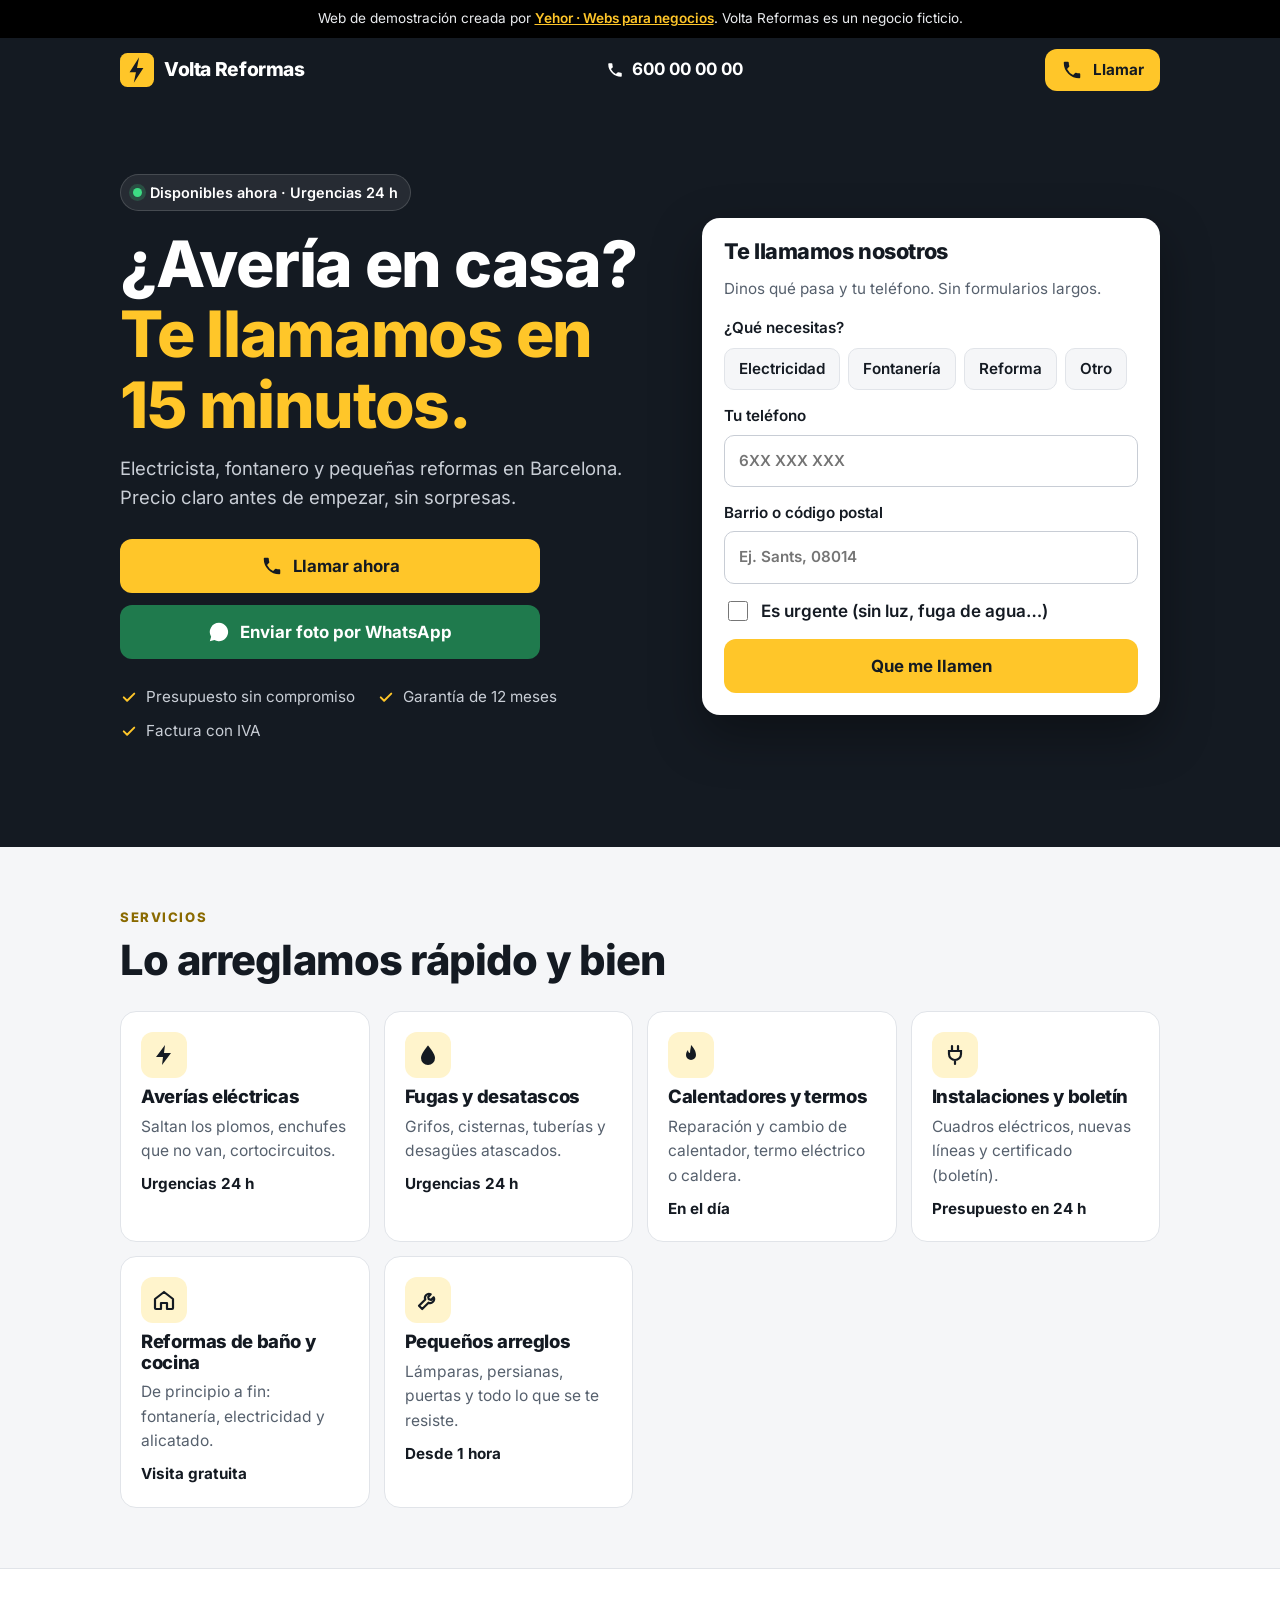
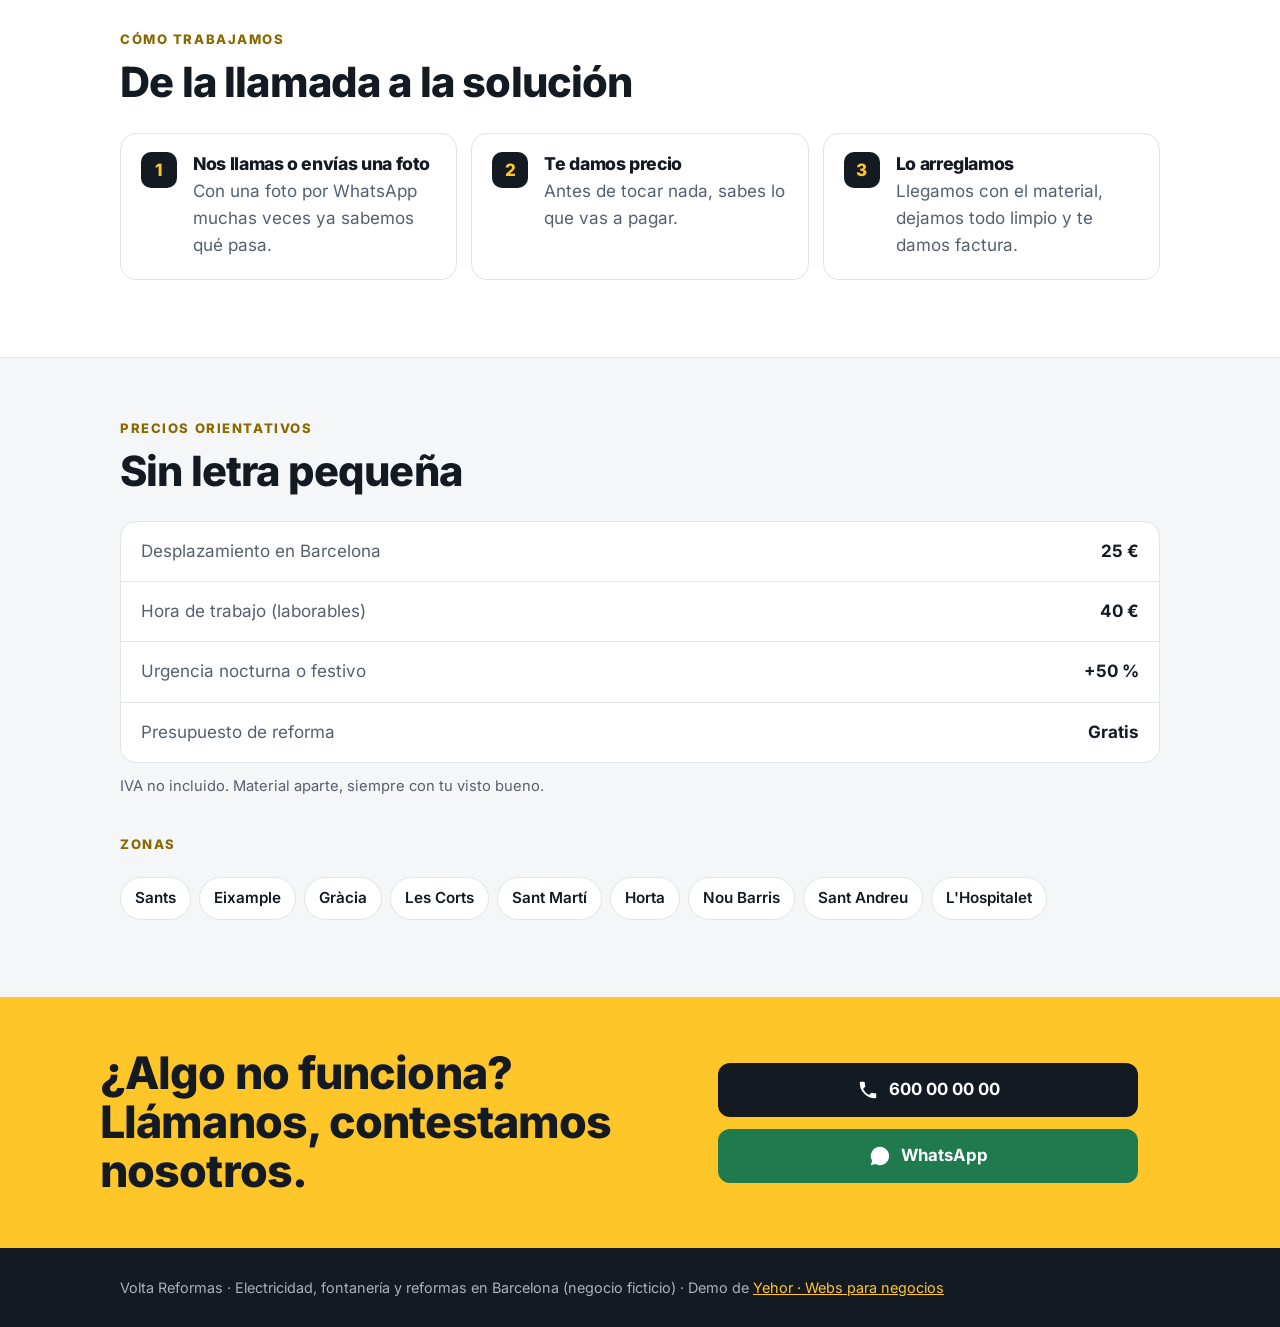
<file: demos/electricista/index.html>
<!doctype html>
<html lang="es">
<head>
  <meta charset="utf-8">
  <meta name="viewport" content="width=device-width, initial-scale=1">
  <title>Volta Reformas · Electricista y fontanero en Barcelona (demo)</title>
  <meta name="description" content="Demo de web para electricista, fontanero y reformas: llamada y WhatsApp en un toque, urgencias y presupuesto rápido.">
  <meta name="robots" content="noindex">
  <link rel="icon" href="data:image/svg+xml,%3Csvg xmlns='http://www.w3.org/2000/svg' viewBox='0 0 64 64'%3E%3Crect width='64' height='64' rx='14' fill='%23ffc629'/%3E%3Cpath d='M36 8 18 36h12l-4 20 18-28H32z' fill='%23141a22'/%3E%3C/svg%3E">
  <link rel="preload" href="/fonts/inter-latin.woff2" as="font" type="font/woff2" crossorigin>
  <style>
    @font-face { font-family: "Inter"; font-weight: 400 800; font-display: swap; src: url("/fonts/inter-latin.woff2") format("woff2"); }
    :root {
      --ink: #141a22; --ink-2: #222b36; --yellow: #ffc629; --yellow-dark: #e6ac00; --bg: #f5f6f8; --white: #fff;
      --muted: #56606d; --line: #e1e4e9; --green: #1f7a4d; --red: #c4382a;
      --sans: "Inter", system-ui, -apple-system, sans-serif;
    }
    * { box-sizing: border-box; }
    html { scroll-behavior: smooth; scroll-padding-top: 72px; }
    body { margin: 0; background: var(--bg); color: var(--ink); font: 400 1.0625rem/1.6 var(--sans); -webkit-font-smoothing: antialiased; padding-bottom: 76px; }
    h1, h2, h3 { margin: 0; line-height: 1.1; letter-spacing: -.02em; }
    p { margin: 0; }
    a { color: inherit; }
    :focus-visible { outline: 3px solid var(--yellow-dark); outline-offset: 2px; border-radius: 6px; }
    .wrap { max-width: 1080px; margin: 0 auto; padding: 0 20px; }
    .demo-bar { background: #000; color: #e9ebee; font-size: .85rem; text-align: center; padding: 8px 16px; }
    .demo-bar a { color: var(--yellow); font-weight: 600; }
    header { position: sticky; top: 0; z-index: 20; background: var(--ink); color: #fff; }
    .head { display: flex; align-items: center; justify-content: space-between; gap: 12px; height: 64px; }
    .logo { display: flex; align-items: center; gap: 10px; font-weight: 800; font-size: 1.2rem; text-decoration: none; letter-spacing: -.02em; }
    .logo svg { width: 34px; height: 34px; }
    .head .phone { display: none; font-weight: 700; text-decoration: none; }
    .btn { display: inline-flex; align-items: center; justify-content: center; gap: 10px; min-height: 54px; padding: 14px 22px; border-radius: 12px; border: 2px solid transparent; font: 700 1.05rem/1.2 var(--sans); text-decoration: none; cursor: pointer; }
    .btn svg { width: 22px; height: 22px; flex: none; }
    .btn--call { background: var(--yellow); color: var(--ink); }
    .btn--call:hover { background: var(--yellow-dark); }
    .btn--wa { background: var(--green); color: #fff; }
    .btn--wa:hover { background: #18623d; }
    .btn--line { border-color: rgba(255,255,255,.35); color: #fff; }
    .btn--sm { min-height: 42px; padding: 8px 14px; font-size: .95rem; }
    @media (min-width: 760px) { .head .phone { display: inline-flex; align-items: center; gap: 8px; } }

    .hero { background: var(--ink); color: #fff; padding: 40px 0 56px; overflow: hidden; }
    .hero-grid { display: grid; gap: 32px; }
    .badge-live { display: inline-flex; align-items: center; gap: 8px; background: rgba(255,255,255,.08); border: 1px solid rgba(255,255,255,.15); padding: 6px 12px; border-radius: 999px; font-size: .9rem; font-weight: 600; }
    .badge-live i { width: 9px; height: 9px; border-radius: 50%; background: #3ddc84; box-shadow: 0 0 0 4px rgba(61,220,132,.2); }
    .hero h1 { margin-top: 18px; font-size: clamp(2.3rem, 9vw, 4rem); font-weight: 800; }
    .hero h1 span { color: var(--yellow); }
    .hero .lead { margin-top: 14px; font-size: 1.15rem; color: #c9ced6; max-width: 44ch; }
    .hero .cta { margin-top: 26px; display: grid; gap: 12px; max-width: 420px; }
    .trust { margin-top: 26px; display: flex; flex-wrap: wrap; gap: 10px 22px; font-size: .95rem; color: #c9ced6; list-style: none; padding: 0; }
    .trust li { display: flex; align-items: center; gap: 8px; }
    .trust svg { width: 18px; height: 18px; color: var(--yellow); }
    .quick { background: var(--white); color: var(--ink); border-radius: 18px; padding: 22px; display: grid; gap: 14px; align-content: start; box-shadow: 0 20px 50px rgba(0,0,0,.35); }
    .quick h2 { font-size: 1.35rem; font-weight: 800; }
    .quick p.small { color: var(--muted); font-size: .95rem; }
    .chips { display: flex; flex-wrap: wrap; gap: 8px; border: 0; padding: 0; margin: 0; }
    .chips legend { font-weight: 600; font-size: .95rem; margin-bottom: 8px; padding: 0; }
    .chip { position: relative; }
    .chip input { position: absolute; inset: 0; opacity: 0; pointer-events: none; }
    .chip label { display: inline-flex; align-items: center; min-height: 42px; padding: 8px 14px; border-radius: 10px; border: 1.5px solid var(--line); font-weight: 600; font-size: .95rem; cursor: pointer; background: var(--bg); }
    .chip input:checked + label { border-color: var(--ink); background: var(--ink); color: #fff; }
    .chip input:focus-visible + label { outline: 3px solid var(--yellow-dark); outline-offset: 2px; }
    .quick label.f { display: grid; gap: 6px; font-weight: 600; font-size: .95rem; }
    .quick input[type=text], .quick input[type=tel] { font: inherit; padding: 13px 14px; border-radius: 10px; border: 1.5px solid #c8cdd5; }
    .urgent { display: flex; align-items: center; gap: 10px; font-weight: 600; }
    .urgent input { width: 20px; height: 20px; accent-color: var(--red); }
    .err { color: var(--red); font-weight: 600; font-size: .95rem; }
    .sent { display: grid; gap: 10px; text-align: center; justify-items: center; padding: 10px 0; }
    .sent .ok { width: 56px; height: 56px; border-radius: 50%; background: #e3f4ea; color: var(--green); display: grid; place-items: center; }
    .sent h2 { font-size: 1.4rem; }
    .sent .note { font-size: .88rem; color: var(--muted); background: var(--bg); padding: 10px 12px; border-radius: 10px; }
    @media (min-width: 900px) { .hero { padding: 72px 0 88px; } .hero-grid { grid-template-columns: 1.15fr 1fr; align-items: center; gap: 56px; } }

    section.block { padding: 60px 0; }
    .eyebrow { font-size: .82rem; font-weight: 800; letter-spacing: .12em; text-transform: uppercase; color: #8a6a00; margin-bottom: 10px; }
    h2.title { font-size: clamp(1.8rem, 6vw, 2.6rem); font-weight: 800; margin-bottom: 10px; }
    .sub { color: var(--muted); max-width: 58ch; }
    .services { margin-top: 28px; display: grid; gap: 14px; grid-template-columns: repeat(auto-fill, minmax(min(100%, 240px), 1fr)); }
    .svc { background: var(--white); border: 1px solid var(--line); border-radius: 16px; padding: 20px; display: grid; gap: 8px; align-content: start; }
    .svc .ic { width: 46px; height: 46px; border-radius: 12px; background: #fff4cc; display: grid; place-items: center; }
    .svc .ic svg { width: 24px; height: 24px; }
    .svc h3 { font-size: 1.15rem; font-weight: 800; }
    .svc p { color: var(--muted); font-size: .97rem; }
    .svc b { font-size: .95rem; }
    .steps { margin-top: 28px; display: grid; gap: 14px; padding: 0; counter-reset: s; }
    .steps li { list-style: none; background: var(--white); border-radius: 16px; border: 1px solid var(--line); padding: 20px 20px 20px 72px; position: relative; }
    .steps li::before { counter-increment: s; content: counter(s); position: absolute; left: 20px; top: 18px; width: 36px; height: 36px; border-radius: 10px; background: var(--ink); color: var(--yellow); display: grid; place-items: center; font-weight: 800; }
    .steps h3 { font-size: 1.1rem; font-weight: 800; margin-bottom: 4px; }
    .steps p { color: var(--muted); }
    @media (min-width: 820px) { .steps { grid-template-columns: repeat(3, 1fr); } }
    .prices { margin-top: 26px; background: var(--white); border: 1px solid var(--line); border-radius: 16px; overflow: hidden; }
    .prices div { display: flex; justify-content: space-between; gap: 16px; padding: 16px 20px; border-bottom: 1px solid var(--line); }
    .prices div:last-child { border-bottom: 0; }
    .prices span { color: var(--muted); }
    .prices b { white-space: nowrap; }
    .note-small { margin-top: 12px; color: var(--muted); font-size: .92rem; }
    .zones { margin-top: 22px; display: flex; flex-wrap: wrap; gap: 8px; list-style: none; padding: 0; }
    .zones li { background: var(--white); border: 1px solid var(--line); padding: 8px 14px; border-radius: 999px; font-weight: 600; font-size: .95rem; }
    .final { background: var(--yellow); }
    .final .inner { display: grid; gap: 18px; padding: 52px 0; }
    .final h2 { font-size: clamp(1.9rem, 6vw, 2.8rem); font-weight: 800; }
    .final .cta { display: grid; gap: 12px; max-width: 420px; }
    .final .btn--call { background: var(--ink); color: #fff; }
    .final .btn--call:hover { background: #000; }
    @media (min-width: 820px) { .final .inner { grid-template-columns: 1.3fr 1fr; align-items: center; } }
    footer { background: var(--ink); color: #aab1bc; padding: 28px 0; font-size: .9rem; }
    footer a { color: var(--yellow); }

    .callbar { position: fixed; left: 0; right: 0; bottom: 0; z-index: 30; display: grid; grid-template-columns: 1fr 1fr; gap: 8px; padding: 10px 12px calc(10px + env(safe-area-inset-bottom)); background: rgba(20,26,34,.96); backdrop-filter: blur(8px); }
    .callbar .btn { min-height: 52px; font-size: 1rem; }
    @media (min-width: 900px) { .callbar { display: none; } body { padding-bottom: 0; } }
    .toast { position: fixed; left: 50%; bottom: 90px; transform: translate(-50%, 20px); opacity: 0; pointer-events: none; background: #000; color: #fff; padding: 12px 18px; border-radius: 12px; font-size: .95rem; transition: .25s; max-width: calc(100% - 32px); z-index: 50; }
    .toast.on { opacity: 1; transform: translate(-50%, 0); }
    @media (prefers-reduced-motion: reduce) { html { scroll-behavior: auto; } .toast { transition: none; } }
  </style>
</head>
<body>
  <div class="demo-bar">Web de demostración creada por <a href="/">Yehor · Webs para negocios</a>. Volta Reformas es un negocio ficticio.</div>

  <svg width="0" height="0" style="position:absolute" aria-hidden="true">
    <symbol id="i-phone" viewBox="0 0 24 24"><path fill="currentColor" d="M6.6 10.8a15.1 15.1 0 0 0 6.6 6.6l2.2-2.2a1 1 0 0 1 1-.25 11.4 11.4 0 0 0 3.6.57 1 1 0 0 1 1 1V20a1 1 0 0 1-1 1A17 17 0 0 1 3 4a1 1 0 0 1 1-1h3.5a1 1 0 0 1 1 1c0 1.25.2 2.45.57 3.57a1 1 0 0 1-.25 1z"/></symbol>
    <symbol id="i-wa" viewBox="0 0 24 24"><path fill="currentColor" d="M12 2a10 10 0 0 0-8.6 15.1L2 22l5-1.3A10 10 0 1 0 12 2Zm4.5 12.1c-.2-.1-1.5-.7-1.7-.8-.2-.1-.4-.1-.6.1l-.8 1c-.1.2-.3.2-.5.1a6.7 6.7 0 0 1-3.3-2.9c-.3-.4.2-.4.7-1.3.1-.2 0-.3 0-.4l-.8-1.8c-.2-.5-.4-.4-.6-.4h-.5a1 1 0 0 0-.7.3 3 3 0 0 0-.9 2.2 5.2 5.2 0 0 0 1.1 2.7 11.8 11.8 0 0 0 4.5 4c1.7.7 2.3.8 3.2.6.5-.1 1.5-.6 1.7-1.2.2-.6.2-1.1.2-1.2-.1-.1-.3-.2-.5-.3Z"/></symbol>
    <symbol id="i-check" viewBox="0 0 24 24"><path fill="none" stroke="currentColor" stroke-width="2.6" stroke-linecap="round" stroke-linejoin="round" d="M5 12.5l4.5 4.5L19 7.5"/></symbol>
    <symbol id="i-bolt" viewBox="0 0 24 24"><path fill="#141a22" d="M13 2 4 14h7l-1 8 9-12h-7z"/></symbol>
    <symbol id="i-drop" viewBox="0 0 24 24"><path fill="#141a22" d="M12 2.5S5 10.2 5 15a7 7 0 0 0 14 0c0-4.8-7-12.5-7-12.5Z"/></symbol>
    <symbol id="i-tool" viewBox="0 0 24 24"><path fill="none" stroke="#141a22" stroke-width="2.2" stroke-linecap="round" stroke-linejoin="round" d="M14.7 6.3a4 4 0 0 0-5.4 5.2L3 17.8 6.2 21l6.3-6.3a4 4 0 0 0 5.2-5.4l-2.6 2.6-2.3-.6-.6-2.3z"/></symbol>
    <symbol id="i-home" viewBox="0 0 24 24"><path fill="none" stroke="#141a22" stroke-width="2.2" stroke-linejoin="round" d="M3 11 12 4l9 7v9a1 1 0 0 1-1 1h-5v-6H9v6H4a1 1 0 0 1-1-1z"/></symbol>
    <symbol id="i-fire" viewBox="0 0 24 24"><path fill="#141a22" d="M12 2s5 4.5 5 10a5 5 0 0 1-10 0c0-2.2 1-4 2-5 0 2 1 3 2 3 0-3 1-5.5 1-8Z"/></symbol>
    <symbol id="i-plug" viewBox="0 0 24 24"><path fill="none" stroke="#141a22" stroke-width="2.2" stroke-linecap="round" d="M9 3v5M15 3v5M6 8h12v3a6 6 0 0 1-12 0zM12 17v4"/></symbol>
  </svg>

  <header>
    <div class="wrap head">
      <a class="logo" href="#top" aria-label="Volta Reformas, inicio">
        <svg viewBox="0 0 64 64" aria-hidden="true"><rect width="64" height="64" rx="14" fill="#ffc629"/><path d="M36 8 18 36h12l-4 20 18-28H32z" fill="#141a22"/></svg>
        Volta Reformas
      </a>
      <a class="phone" href="#" data-demo="call"><svg width="18" height="18" aria-hidden="true"><use href="#i-phone"/></svg>600 00 00 00</a>
      <a class="btn btn--call btn--sm" href="#" data-demo="call"><svg aria-hidden="true"><use href="#i-phone"/></svg>Llamar</a>
    </div>
  </header>

  <main id="top">
    <section class="hero">
      <div class="wrap hero-grid">
        <div>
          <span class="badge-live"><i aria-hidden="true"></i>Disponibles ahora · Urgencias 24 h</span>
          <h1>¿Avería en casa? <span>Te llamamos en 15 minutos.</span></h1>
          <p class="lead">Electricista, fontanero y pequeñas reformas en Barcelona. Precio claro antes de empezar, sin sorpresas.</p>
          <div class="cta">
            <a class="btn btn--call" href="#" data-demo="call"><svg aria-hidden="true"><use href="#i-phone"/></svg>Llamar ahora</a>
            <a class="btn btn--wa" href="#" data-demo="wa"><svg aria-hidden="true"><use href="#i-wa"/></svg>Enviar foto por WhatsApp</a>
          </div>
          <ul class="trust">
            <li><svg aria-hidden="true"><use href="#i-check"/></svg>Presupuesto sin compromiso</li>
            <li><svg aria-hidden="true"><use href="#i-check"/></svg>Garantía de 12 meses</li>
            <li><svg aria-hidden="true"><use href="#i-check"/></svg>Factura con IVA</li>
          </ul>
        </div>

        <form class="quick" id="quick" novalidate aria-labelledby="q-title">
          <h2 id="q-title">Te llamamos nosotros</h2>
          <p class="small">Dinos qué pasa y tu teléfono. Sin formularios largos.</p>
          <fieldset class="chips">
            <legend>¿Qué necesitas?</legend>
            <div class="chip"><input type="radio" name="kind" id="k1" value="Electricidad"><label for="k1">Electricidad</label></div>
            <div class="chip"><input type="radio" name="kind" id="k2" value="Fontanería"><label for="k2">Fontanería</label></div>
            <div class="chip"><input type="radio" name="kind" id="k3" value="Reforma"><label for="k3">Reforma</label></div>
            <div class="chip"><input type="radio" name="kind" id="k4" value="Otro"><label for="k4">Otro</label></div>
          </fieldset>
          <label class="f">Tu teléfono<input type="tel" name="tel" inputmode="tel" autocomplete="tel" placeholder="6XX XXX XXX"></label>
          <label class="f">Barrio o código postal<input type="text" name="zone" autocomplete="postal-code" placeholder="Ej. Sants, 08014"></label>
          <label class="urgent"><input type="checkbox" name="urgent"> Es urgente (sin luz, fuga de agua…)</label>
          <p class="err" id="qerr" hidden></p>
          <button class="btn btn--call" type="submit">Que me llamen</button>
        </form>
      </div>
    </section>

    <section class="block" id="servicios" aria-labelledby="t-serv">
      <div class="wrap">
        <p class="eyebrow">Servicios</p>
        <h2 class="title" id="t-serv">Lo arreglamos rápido y bien</h2>
        <div class="services">
          <div class="svc"><div class="ic"><svg aria-hidden="true"><use href="#i-bolt"/></svg></div><h3>Averías eléctricas</h3><p>Saltan los plomos, enchufes que no van, cortocircuitos.</p><b>Urgencias 24 h</b></div>
          <div class="svc"><div class="ic"><svg aria-hidden="true"><use href="#i-drop"/></svg></div><h3>Fugas y desatascos</h3><p>Grifos, cisternas, tuberías y desagües atascados.</p><b>Urgencias 24 h</b></div>
          <div class="svc"><div class="ic"><svg aria-hidden="true"><use href="#i-fire"/></svg></div><h3>Calentadores y termos</h3><p>Reparación y cambio de calentador, termo eléctrico o caldera.</p><b>En el día</b></div>
          <div class="svc"><div class="ic"><svg aria-hidden="true"><use href="#i-plug"/></svg></div><h3>Instalaciones y boletín</h3><p>Cuadros eléctricos, nuevas líneas y certificado (boletín).</p><b>Presupuesto en 24 h</b></div>
          <div class="svc"><div class="ic"><svg aria-hidden="true"><use href="#i-home"/></svg></div><h3>Reformas de baño y cocina</h3><p>De principio a fin: fontanería, electricidad y alicatado.</p><b>Visita gratuita</b></div>
          <div class="svc"><div class="ic"><svg aria-hidden="true"><use href="#i-tool"/></svg></div><h3>Pequeños arreglos</h3><p>Lámparas, persianas, puertas y todo lo que se te resiste.</p><b>Desde 1 hora</b></div>
        </div>
      </div>
    </section>

    <section class="block" style="background:var(--white);border-top:1px solid var(--line);border-bottom:1px solid var(--line)" aria-labelledby="t-how">
      <div class="wrap">
        <p class="eyebrow">Cómo trabajamos</p>
        <h2 class="title" id="t-how">De la llamada a la solución</h2>
        <ol class="steps">
          <li><h3>Nos llamas o envías una foto</h3><p>Con una foto por WhatsApp muchas veces ya sabemos qué pasa.</p></li>
          <li><h3>Te damos precio</h3><p>Antes de tocar nada, sabes lo que vas a pagar.</p></li>
          <li><h3>Lo arreglamos</h3><p>Llegamos con el material, dejamos todo limpio y te damos factura.</p></li>
        </ol>
      </div>
    </section>

    <section class="block" id="precios" aria-labelledby="t-prices">
      <div class="wrap">
        <p class="eyebrow">Precios orientativos</p>
        <h2 class="title" id="t-prices">Sin letra pequeña</h2>
        <div class="prices">
          <div><span>Desplazamiento en Barcelona</span><b>25 €</b></div>
          <div><span>Hora de trabajo (laborables)</span><b>40 €</b></div>
          <div><span>Urgencia nocturna o festivo</span><b>+50 %</b></div>
          <div><span>Presupuesto de reforma</span><b>Gratis</b></div>
        </div>
        <p class="note-small">IVA no incluido. Material aparte, siempre con tu visto bueno.</p>
        <p class="eyebrow" style="margin-top:36px">Zonas</p>
        <ul class="zones">
          <li>Sants</li><li>Eixample</li><li>Gràcia</li><li>Les Corts</li><li>Sant Martí</li><li>Horta</li><li>Nou Barris</li><li>Sant Andreu</li><li>L'Hospitalet</li>
        </ul>
      </div>
    </section>

    <section class="final" aria-labelledby="t-final">
      <div class="wrap inner">
        <h2 id="t-final">¿Algo no funciona? Llámanos, contestamos nosotros.</h2>
        <div class="cta">
          <a class="btn btn--call" href="#" data-demo="call"><svg aria-hidden="true"><use href="#i-phone"/></svg>600 00 00 00</a>
          <a class="btn btn--wa" href="#" data-demo="wa"><svg aria-hidden="true"><use href="#i-wa"/></svg>WhatsApp</a>
        </div>
      </div>
    </section>
  </main>

  <footer>
    <div class="wrap">Volta Reformas · Electricidad, fontanería y reformas en Barcelona (negocio ficticio) · Demo de <a href="/">Yehor · Webs para negocios</a></div>
  </footer>

  <nav class="callbar" aria-label="Contacto rápido">
    <a class="btn btn--call" href="#" data-demo="call"><svg aria-hidden="true"><use href="#i-phone"/></svg>Llamar</a>
    <a class="btn btn--wa" href="#" data-demo="wa"><svg aria-hidden="true"><use href="#i-wa"/></svg>WhatsApp</a>
  </nav>

  <div class="toast" id="toast" role="status"></div>

  <script>
  (function () {
    var toast = document.getElementById("toast"), tt;
    function say(t) {
      toast.textContent = t; toast.classList.add("on"); clearTimeout(tt);
      tt = setTimeout(function () { toast.classList.remove("on"); }, 3200);
    }
    var MSG = {
      call: "Demo: en una web real, este botón llama directamente al profesional.",
      wa: "Demo: en una web real, se abre WhatsApp con un mensaje ya escrito para enviar la foto."
    };
    document.querySelectorAll("[data-demo]").forEach(function (a) {
      a.addEventListener("click", function (e) { e.preventDefault(); say(MSG[a.dataset.demo]); });
    });

    var form = document.getElementById("quick");
    form.addEventListener("submit", function (e) {
      e.preventDefault();
      var f = function (n) { return form.elements.namedItem(n); };
      var tel = f("tel").value.replace(/\D/g, "");
      var kind = form.querySelector('input[name="kind"]:checked');
      var err = document.getElementById("qerr");
      var msg = !kind ? "Elige qué necesitas." : tel.length < 9 ? "Escribe un teléfono válido (9 cifras)." : "";
      err.hidden = !msg; err.textContent = msg;
      if (msg) return;
      var urgent = f("urgent").checked;
      form.innerHTML = '<div class="sent" tabindex="-1"><div class="ok" aria-hidden="true"><svg width="28" height="28"><use href="#i-check"/></svg></div><h2></h2><p></p><p class="note">Esto es una demo: no se ha enviado nada. En una web real, el aviso llegaría al móvil del profesional al instante.</p></div>';
      form.querySelector("h2").textContent = urgent ? "Aviso urgente recibido" : "¡Recibido!";
      form.querySelector("p").textContent = kind.value + ": te llamamos " + (urgent ? "en menos de 15 minutos" : "hoy mismo") + " al " + tel.replace(/(\d{3})(\d{3})(\d{3})$/, "$1 $2 $3") + ".";
      form.querySelector(".sent").focus();
    });
  })();
  </script>
</body>
</html>
</file>
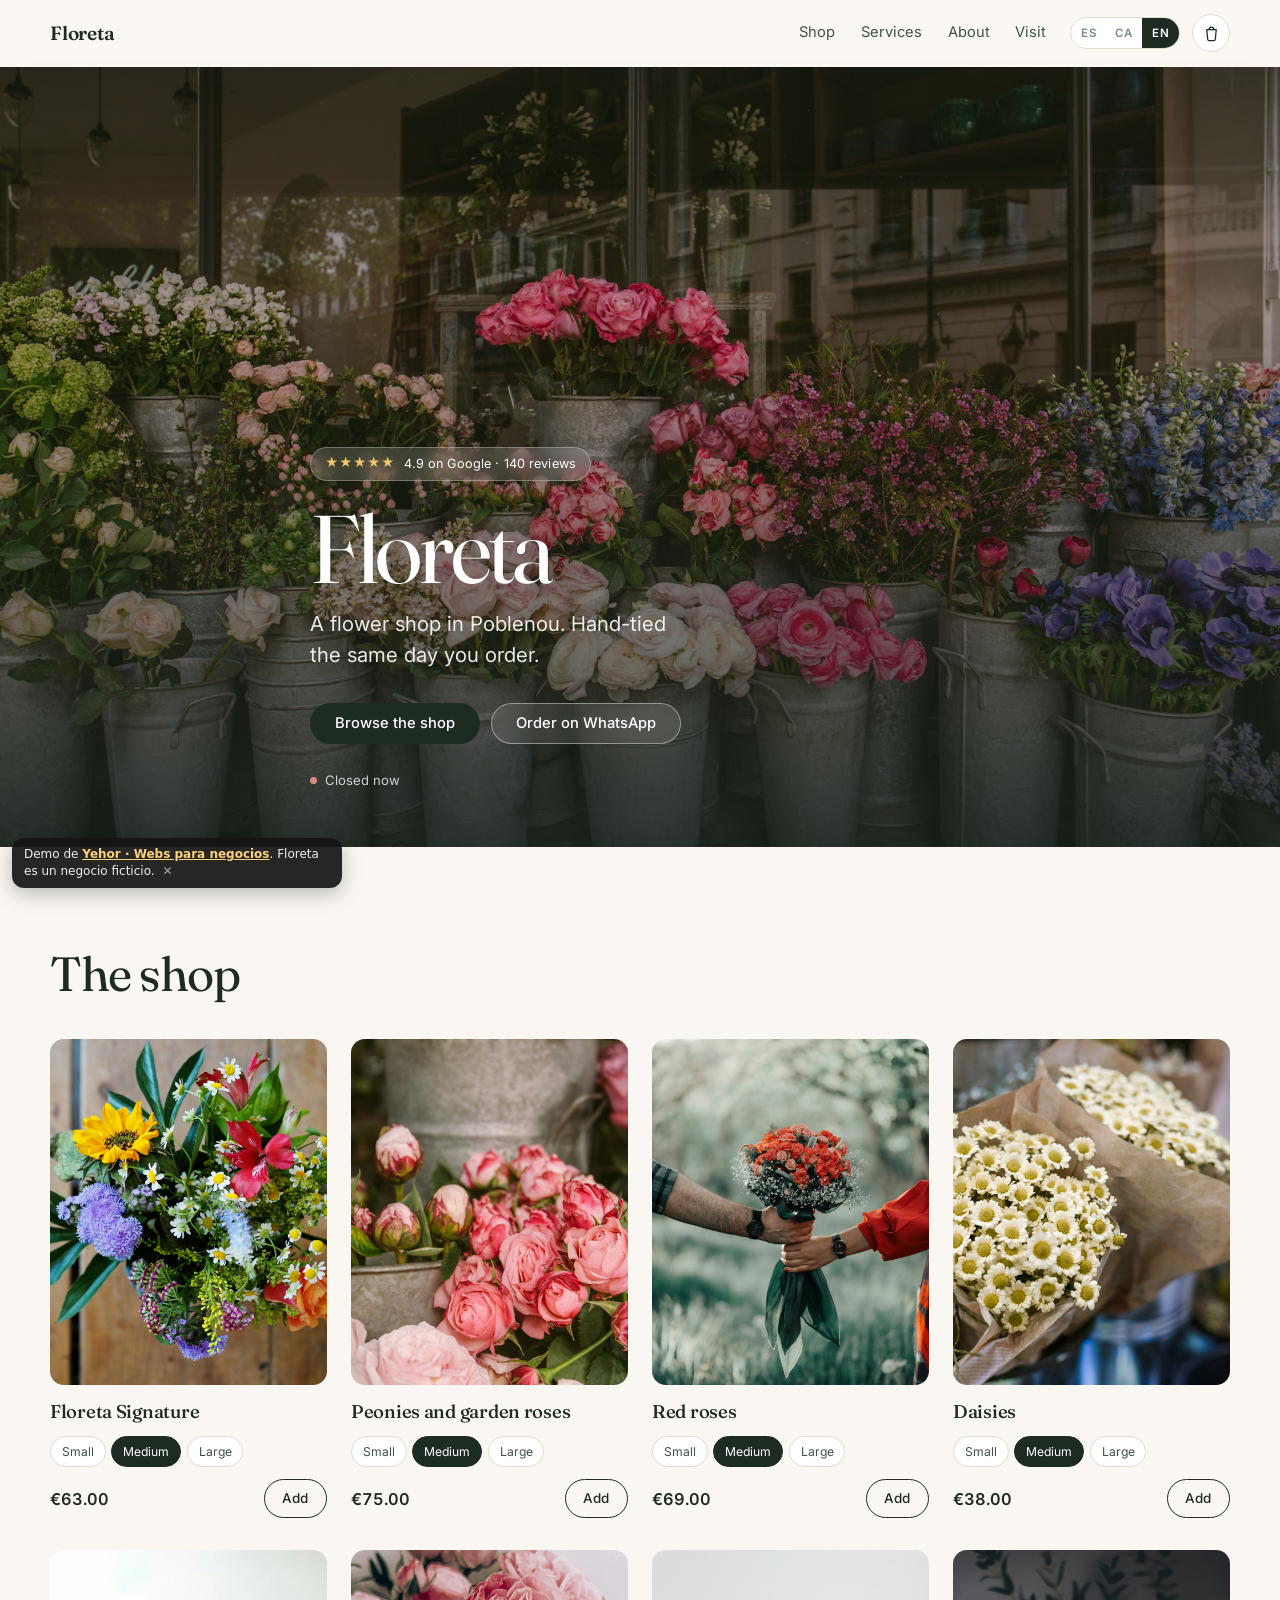
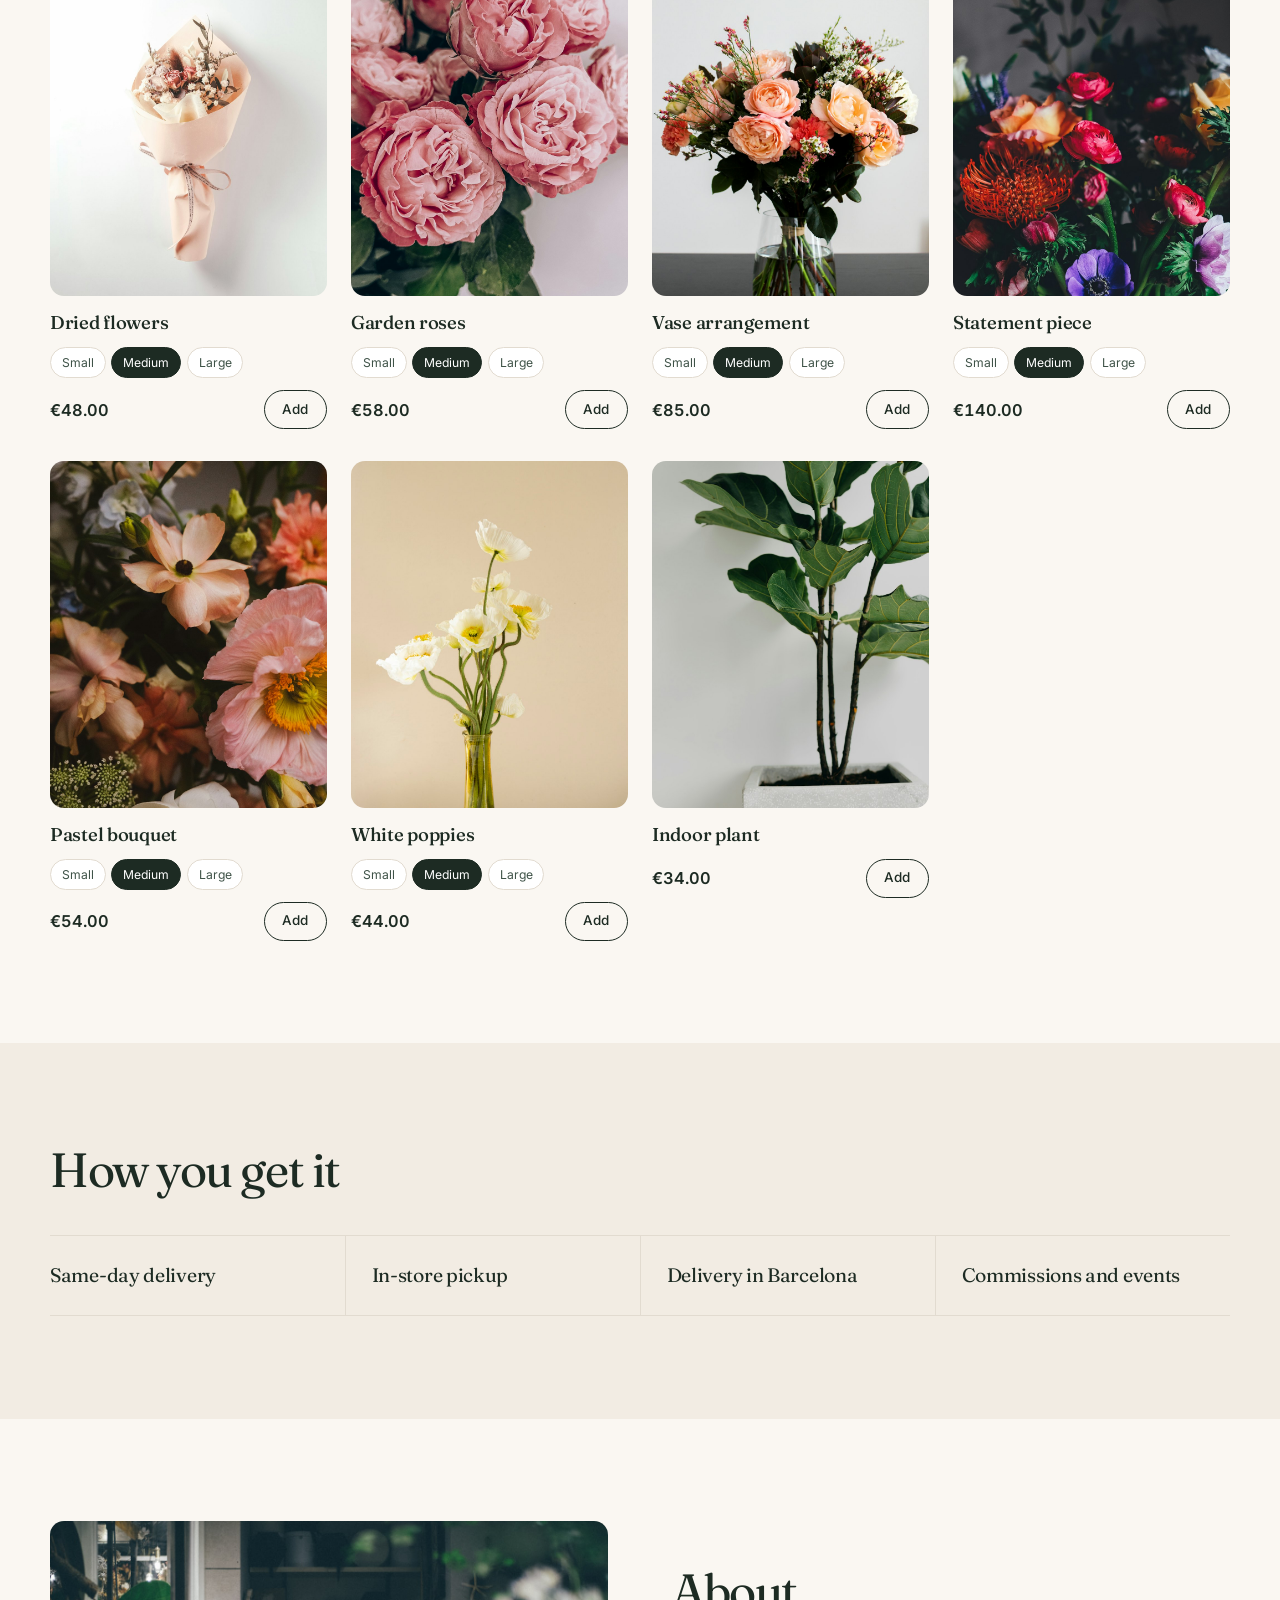
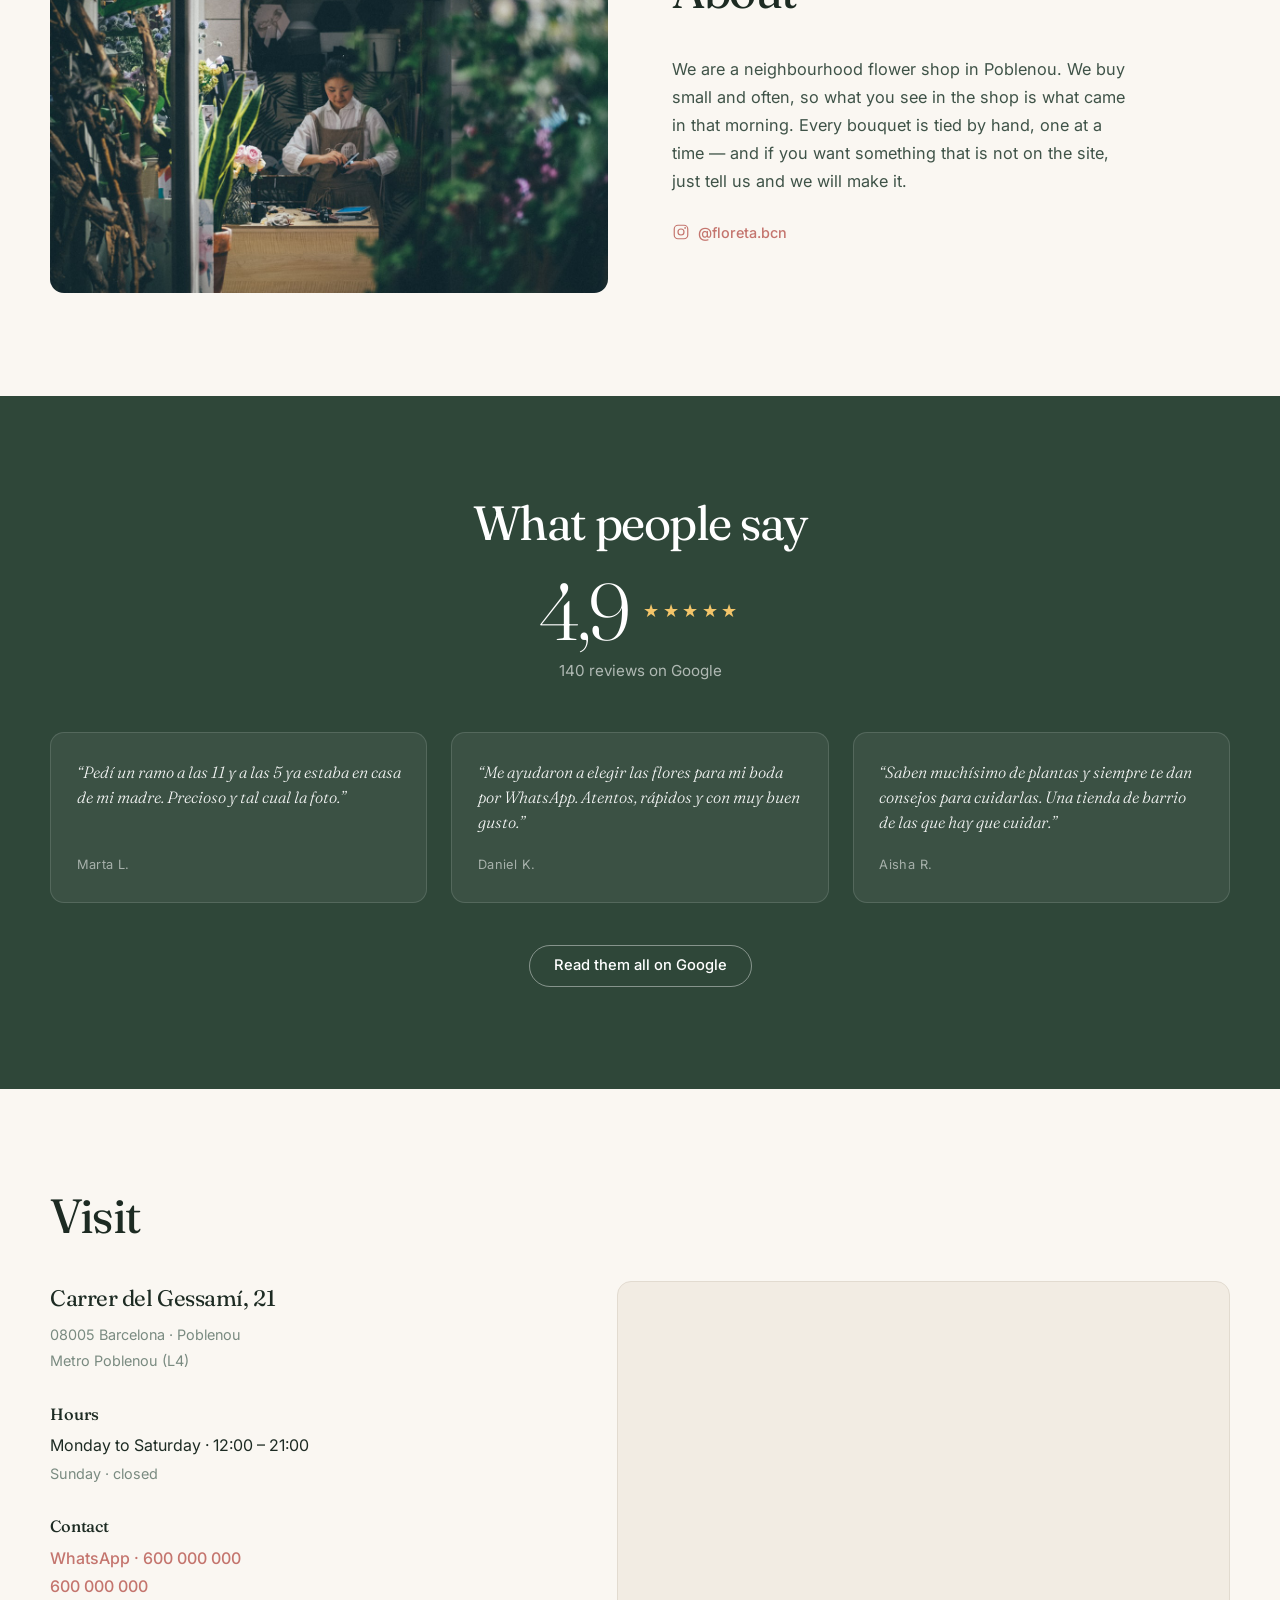
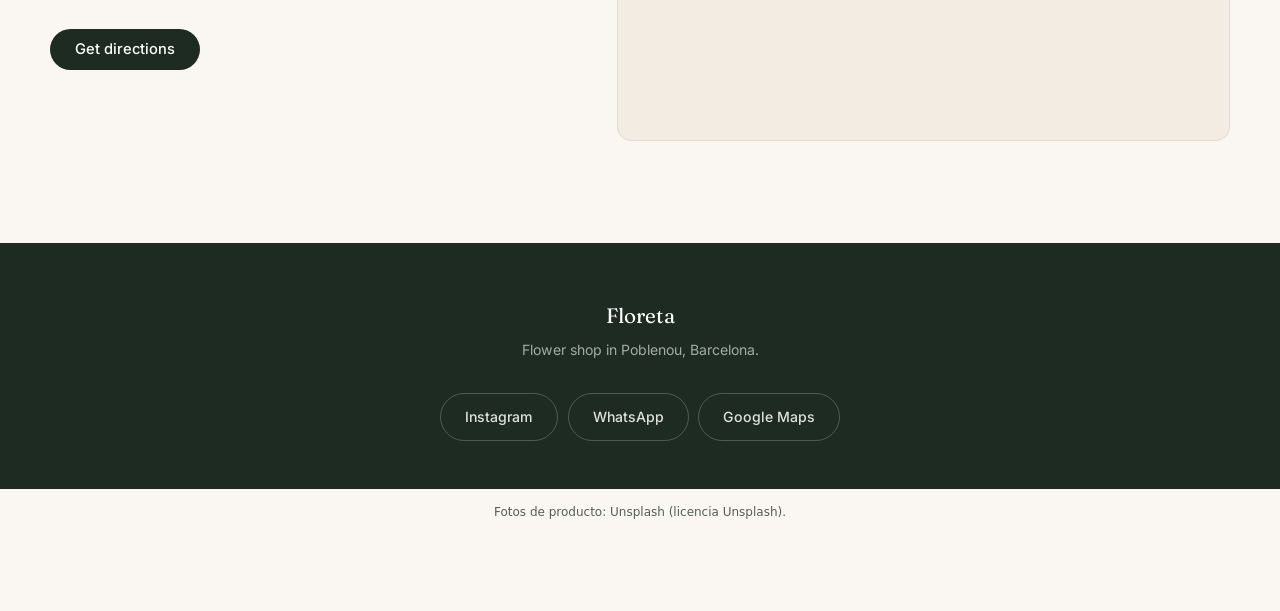
<file: demos/floristeria/index.html>
<!doctype html>
<html lang="es">
<head>
<meta charset="utf-8">
<meta name="viewport" content="width=device-width, initial-scale=1">
<meta name="robots" content="noindex">
<title>Floreta — Floristería en Poblenou, Barcelona</title>
<meta name="description" content="Floristería en Carrer del Gessamí 21, Poblenou. Ramos hechos a mano, entrega el mismo día en Barcelona y recogida en tienda. 4,9 en Google con 140 reseñas.">
<meta name="theme-color" content="#1d2b23">
<link rel="canonical" href="https://yehor-webs.vercel.app/demos/floristeria/">

<meta property="og:type" content="website">
<meta property="og:title" content="Floreta — Floristería en Poblenou, Barcelona">
<meta property="og:description" content="Ramos hechos a mano, entrega el mismo día en Barcelona y recogida en tienda.">
<meta property="og:image" content="assets/img/hero.jpg">

<link rel="icon" href="data:image/svg+xml,<svg xmlns='http://www.w3.org/2000/svg' viewBox='0 0 32 32'><rect width='32' height='32' rx='7' fill='%231d2b23'/><g fill='%23c4756e'><circle cx='16' cy='10.2' r='4.1'/><circle cx='21.8' cy='14.4' r='4.1'/><circle cx='19.6' cy='21.3' r='4.1'/><circle cx='12.4' cy='21.3' r='4.1'/><circle cx='10.2' cy='14.4' r='4.1'/></g><circle cx='16' cy='16' r='2.9' fill='%23faf7f2'/></svg>">
<link rel="preconnect" href="https://fonts.googleapis.com">
<link rel="preconnect" href="https://fonts.gstatic.com" crossorigin>
<link href="https://fonts.googleapis.com/css2?family=Fraunces:ital,opsz,wght@0,9..144,300..700;1,9..144,300..600&family=Inter:wght@400;500;600&display=swap" rel="stylesheet">
<link rel="stylesheet" href="assets/css/styles.css">

<script type="application/ld+json">
{
  "@context": "https://schema.org",
  "@type": "Florist",
  "name": "Floreta",
  "image": "assets/img/hero.jpg",
  "address": {
    "@type": "PostalAddress",
    "streetAddress": "Carrer del Gessamí, 21",
    "addressLocality": "Barcelona",
    "postalCode": "08005",
    "addressCountry": "ES"
  },
  "geo": { "@type": "GeoCoordinates", "latitude": 41.4036, "longitude": 2.2006 },
  "telephone": "+34600000000",
  "url": "https://yehor-webs.vercel.app/demos/floristeria/",
  "sameAs": ["https://www.instagram.com/"],
  "aggregateRating": { "@type": "AggregateRating", "ratingValue": "4.9", "reviewCount": "140" },
  "openingHoursSpecification": [{
    "@type": "OpeningHoursSpecification",
    "dayOfWeek": ["Monday","Tuesday","Wednesday","Thursday","Friday","Saturday"],
    "opens": "12:00", "closes": "21:00"
  }]
}
</script>
</head>
<body>

<a class="skip" href="#shop">Ir al contenido</a>

<header class="hdr" id="hdr">
  <div class="wrap hdr-in">
    <a class="brand" href="#top">Floreta</a>

    <nav class="nav" aria-label="Principal">
      <a href="#shop" data-i18n="nav.shop">Tienda</a>
      <a href="#services" data-i18n="nav.services">Servicios</a>
      <a href="#about" data-i18n="nav.about">Nosotros</a>
      <a href="#visit" data-i18n="nav.visit">Visítanos</a>
    </nav>

    <div class="hdr-right">
      <div class="lang" role="group" aria-label="Idioma / Language">
        <button type="button" data-lang="es">ES</button>
        <button type="button" data-lang="ca">CA</button>
        <button type="button" data-lang="en">EN</button>
      </div>
      <button type="button" class="cart-btn" id="cartBtn" aria-label="Cesta">
        <svg viewBox="0 0 24 24" aria-hidden="true"><path d="M6 7h12l-1.2 12.2a2 2 0 0 1-2 1.8H9.2a2 2 0 0 1-2-1.8L6 7Z"/><path d="M9 7a3 3 0 0 1 6 0"/></svg>
        <span class="cart-count" id="cartCount" hidden>0</span>
      </button>
    </div>
  </div>
</header>

<main id="top">

  <!-- ── hero ───────────────────────────────────────────────────────── -->
  <section class="hero">
    <img class="hero-img" src="assets/img/hero.jpg" alt="" fetchpriority="high" width="1920" height="1256">
    <div class="hero-veil"></div>
    <div class="wrap hero-in">
      <p class="hero-badge">
        <span class="stars" aria-hidden="true">★★★★★</span>
        <span data-i18n="hero.rating">4,9 en Google · 140 reseñas</span>
      </p>
      <h1 class="hero-title" data-i18n="hero.title">Floreta</h1>
      <p class="hero-claim" data-i18n="hero.claim">Floristería en Poblenou. Ramos hechos a mano el mismo día.</p>
      <p class="hero-cta">
        <a class="btn btn-solid" href="#shop" data-i18n="hero.cta">Ver la tienda</a>
        <a class="btn btn-ghost" id="heroWa" href="#" target="_blank" rel="noopener" data-i18n="hero.cta2">Pedir por WhatsApp</a>
      </p>
      <p class="hero-open"><span class="dot" id="openDot"></span><span id="openTxt"></span></p>
    </div>
  </section>

  <!-- ── shop ───────────────────────────────────────────────────────── -->
  <section class="sec" id="shop">
    <div class="wrap">
      <h2 class="sec-t" data-i18n="shop.title">La tienda</h2>
      <div class="grid" id="grid"></div>
    </div>
  </section>

  <!-- ── services ───────────────────────────────────────────────────── -->
  <section class="sec sec-alt" id="services">
    <div class="wrap">
      <h2 class="sec-t" data-i18n="svc.title">Cómo lo recibes</h2>
      <ul class="svcs">
        <li data-i18n="svc.sameday">Entrega el mismo día</li>
        <li data-i18n="svc.pickup">Recogida en tienda</li>
        <li data-i18n="svc.delivery">Reparto en Barcelona</li>
        <li data-i18n="svc.custom">Encargos y eventos</li>
      </ul>
    </div>
  </section>

  <!-- ── about ──────────────────────────────────────────────────────── -->
  <section class="sec" id="about">
    <div class="wrap about">
      <div class="about-img">
        <img src="assets/img/about.jpg" alt="" loading="lazy" width="1200" height="800">
      </div>
      <div class="about-txt">
        <h2 class="sec-t" data-i18n="about.title">Nosotros</h2>
        <p data-i18n="about.body">Somos una floristería de barrio en Poblenou.</p>
        <a class="ig" href="https://www.instagram.com/" target="_blank" rel="noopener">
          <svg viewBox="0 0 24 24" aria-hidden="true"><rect x="3" y="3" width="18" height="18" rx="5"/><circle cx="12" cy="12" r="4"/><circle cx="17.5" cy="6.5" r="1.2" fill="currentColor" stroke="none"/></svg>
          @floreta.bcn
        </a>
      </div>
    </div>
  </section>

  <!-- ── reviews ────────────────────────────────────────────────────── -->
  <section class="sec sec-dark" id="reviews">
    <div class="wrap">
      <div class="rev-hd">
        <h2 class="sec-t" data-i18n="rev.title">Lo que dicen</h2>
        <p class="rev-score">4,9<span class="rev-stars" aria-hidden="true">★★★★★</span></p>
        <p class="rev-count" data-i18n="rev.count">140 reseñas en Google</p>
      </div>
      <div class="quotes" id="revList"></div>
      <p class="rev-more">
        <a class="btn btn-ghost-light" href="https://maps.app.goo.gl/wz6jxTuCPzSyPNSo7" target="_blank" rel="noopener" data-i18n="rev.link">Leerlas todas en Google</a>
      </p>
    </div>
  </section>

  <!-- ── visit ──────────────────────────────────────────────────────── -->
  <section class="sec" id="visit">
    <div class="wrap">
      <h2 class="sec-t" data-i18n="visit.title">Visítanos</h2>
      <div class="visit">
        <div class="visit-info">
          <div class="vblock">
            <p class="vaddr" data-i18n="visit.address">Carrer del Gessamí, 21</p>
            <p class="vmuted" data-i18n="visit.city">08005 Barcelona · Poblenou</p>
            <p class="vmuted" data-i18n="visit.metro">Metro Poblenou (L4)</p>
          </div>
          <div class="vblock">
            <h3 data-i18n="visit.hours">Horario</h3>
            <p data-i18n="visit.hours.week">Lunes a sábado · 12:00 – 21:00</p>
            <p class="vmuted" data-i18n="visit.hours.sun">Domingo · cerrado</p>
          </div>
          <div class="vblock">
            <h3 data-i18n="visit.contact">Contacto</h3>
            <p><a id="waLink" href="#" target="_blank" rel="noopener">WhatsApp · 600 000 000</a></p>
            <p><a href="tel:+34600000000">600 000 000</a></p>
          </div>
          <a class="btn btn-solid" href="https://maps.app.goo.gl/wz6jxTuCPzSyPNSo7" target="_blank" rel="noopener" data-i18n="visit.directions">Cómo llegar</a>
        </div>
        <div class="visit-map">
          <iframe
            title="Floreta en el mapa"
            src="https://maps.google.com/maps?q=Poblenou%2C%20Barcelona&z=16&output=embed"
            loading="lazy" referrerpolicy="no-referrer-when-downgrade"></iframe>
        </div>
      </div>
    </div>
  </section>
</main>

<footer class="foot">
  <div class="wrap foot-in">
    <p class="foot-brand">Floreta</p>
    <p class="foot-note" data-i18n="foot.rights">Floristería en Poblenou, Barcelona.</p>
    <nav class="foot-links" aria-label="Enlaces">
      <a href="https://www.instagram.com/" target="_blank" rel="noopener">Instagram</a>
      <a id="waFoot" href="#" target="_blank" rel="noopener">WhatsApp</a>
      <a href="https://maps.app.goo.gl/wz6jxTuCPzSyPNSo7" target="_blank" rel="noopener">Google Maps</a>
    </nav>
  </div>
</footer>

<!-- ── sticky mobile WhatsApp ───────────────────────────────────────── -->
<a class="fab" id="fabWa" href="#" target="_blank" rel="noopener" aria-label="WhatsApp">
  <svg viewBox="0 0 32 32" aria-hidden="true"><path fill="currentColor" d="M16 3C8.8 3 3 8.8 3 16c0 2.3.6 4.5 1.7 6.4L3 29l6.8-1.8A13 13 0 1 0 16 3Zm0 23.6c-2 0-4-.5-5.7-1.6l-.4-.2-4 1 1.1-3.9-.3-.4A10.6 10.6 0 1 1 16 26.6Zm5.8-7.9c-.3-.2-1.9-.9-2.2-1s-.5-.2-.7.2-.8 1-1 1.2-.4.2-.7 0a8.7 8.7 0 0 1-4.3-3.7c-.3-.6.3-.5.9-1.7.1-.2 0-.4 0-.6l-1-2.3c-.2-.6-.5-.5-.7-.5h-.6c-.2 0-.6.1-.9.4-1.2 1.3-1.2 3 0 4.9a13 13 0 0 0 5.1 4.6c1.9.8 2.7.9 3.6.7.6-.1 1.9-.8 2.1-1.5.3-.8.3-1.4.2-1.5s-.2-.2-.5-.3Z"/></svg>
</a>

<!-- ── cart drawer ──────────────────────────────────────────────────── -->
<div class="scrim" id="scrim" hidden></div>

<aside class="drawer" id="drawer" aria-hidden="true" aria-label="Cesta">
  <div class="drawer-hd">
    <h2 data-i18n="cart.title">Tu cesta</h2>
    <button type="button" class="x" id="closeCart" aria-label="Cerrar">&times;</button>
  </div>

  <div class="drawer-body" id="cartBody"></div>

  <div class="drawer-ft" id="cartFoot" hidden>
    <dl class="tot">
      <dt data-i18n="cart.subtotal">Subtotal</dt><dd id="tSub">—</dd>
    </dl>
    <dl class="tot tot-big">
      <dt data-i18n="cart.total">Total</dt><dd id="tTot">—</dd>
    </dl>
    <button type="button" class="btn btn-solid btn-w" id="toCheckout" data-i18n="cart.checkout">Finalizar pedido</button>
  </div>
</aside>

<!-- ── checkout modal ───────────────────────────────────────────────── -->
<div class="modal" id="modal" aria-hidden="true" role="dialog" aria-modal="true" aria-labelledby="coTitle">
  <div class="modal-box">
    <div class="drawer-hd">
      <h2 id="coTitle" data-i18n="co.title">Finalizar pedido</h2>
      <button type="button" class="x" id="closeCo" aria-label="Cerrar">&times;</button>
    </div>

    <form class="co" id="coForm" novalidate>
      <fieldset class="fs">
        <legend data-i18n="co.how">¿Cómo lo quieres?</legend>
        <div class="segs" id="modeSeg">
          <label class="seg"><input type="radio" name="mode" value="delivery" checked><span data-i18n="co.delivery">A domicilio</span></label>
          <label class="seg"><input type="radio" name="mode" value="pickup"><span data-i18n="co.pickup">Recojo en tienda</span></label>
        </div>
        <div class="f" id="zoneWrap">
          <label for="zone" data-i18n="co.zone">Zona</label>
          <select id="zone" name="zone">
            <option value="gracia" data-i18n="co.zone.gracia">Poblenou y alrededores</option>
            <option value="barcelona" data-i18n="co.zone.barcelona">Resto de Barcelona</option>
          </select>
        </div>
      </fieldset>

      <fieldset class="fs">
        <legend data-i18n="co.who">Tus datos</legend>
        <div class="row">
          <div class="f"><label for="cName" data-i18n="co.name">Nombre</label><input id="cName" name="name" required autocomplete="name"></div>
          <div class="f"><label for="cPhone" data-i18n="co.phone">Teléfono</label><input id="cPhone" name="phone" required inputmode="tel" autocomplete="tel"></div>
        </div>
        <div class="f"><label for="cEmail" data-i18n="co.email">Email</label><input id="cEmail" name="email" type="email" required autocomplete="email"></div>
      </fieldset>

      <fieldset class="fs" id="addrFs">
        <legend data-i18n="co.where">Dirección de entrega</legend>
        <div class="f"><label for="cAddr" data-i18n="co.address">Calle, número, piso</label><input id="cAddr" name="address" autocomplete="street-address"></div>
      </fieldset>

      <fieldset class="fs">
        <legend data-i18n="co.when">¿Cuándo?</legend>
        <div class="row">
          <div class="f"><label for="cDate" data-i18n="co.date">Día</label><input id="cDate" name="date" type="date" required></div>
          <div class="f">
            <label for="cTime" data-i18n="co.time">Franja</label>
            <select id="cTime" name="slot">
              <option value="morning" data-i18n="co.time.morning">Mañana (10–14)</option>
              <option value="afternoon" data-i18n="co.time.afternoon">Tarde (14–18)</option>
              <option value="evening" data-i18n="co.time.evening">Tarde-noche (18–21)</option>
            </select>
          </div>
        </div>
      </fieldset>

      <fieldset class="fs">
        <div class="f"><label for="cCard" data-i18n="co.card">Mensaje para la tarjeta</label><textarea id="cCard" name="cardmsg" rows="2" data-i18n-ph="co.card.ph"></textarea></div>
        <div class="f"><label for="cNotes" data-i18n="co.notes">Notas</label><textarea id="cNotes" name="notes" rows="2" data-i18n-ph="co.notes.ph"></textarea></div>
      </fieldset>

      <dl class="tot"><dt data-i18n="cart.subtotal">Subtotal</dt><dd id="coSub">—</dd></dl>
      <dl class="tot" id="coDelRow"><dt data-i18n="cart.delivery">Entrega</dt><dd id="coDel">—</dd></dl>
      <dl class="tot tot-big"><dt data-i18n="cart.total">Total</dt><dd id="coTot">—</dd></dl>

      <p class="err" id="coErr" hidden></p>

      <button type="button" class="btn btn-solid btn-w" id="payCard" hidden data-i18n="co.pay">Pagar con tarjeta</button>
      <p class="or" id="orRow" hidden><span data-i18n="co.or">o</span></p>
      <button type="button" class="btn btn-wa btn-w" id="payWa">
        <svg viewBox="0 0 32 32" aria-hidden="true"><path fill="currentColor" d="M16 3C8.8 3 3 8.8 3 16c0 2.3.6 4.5 1.7 6.4L3 29l6.8-1.8A13 13 0 1 0 16 3Zm0 23.6c-2 0-4-.5-5.7-1.6l-.4-.2-4 1 1.1-3.9-.3-.4A10.6 10.6 0 1 1 16 26.6Zm5.8-7.9c-.3-.2-1.9-.9-2.2-1s-.5-.2-.7.2-.8 1-1 1.2-.4.2-.7 0a8.7 8.7 0 0 1-4.3-3.7c-.3-.6.3-.5.9-1.7.1-.2 0-.4 0-.6l-1-2.3c-.2-.6-.5-.5-.7-.5h-.6c-.2 0-.6.1-.9.4-1.2 1.3-1.2 3 0 4.9a13 13 0 0 0 5.1 4.6c1.9.8 2.7.9 3.6.7.6-.1 1.9-.8 2.1-1.5.3-.8.3-1.4.2-1.5s-.2-.2-.5-.3Z"/></svg>
        <span data-i18n="co.wa">Confirmar por WhatsApp</span>
      </button>
      <p class="hint" data-i18n="co.wa.hint">Te abrimos WhatsApp con el pedido escrito.</p>
    </form>
  </div>
</div>

<div class="toast" id="toast" role="status" aria-live="polite"></div>

<script src="/demos/demo-kit.js" data-name="Floreta" data-credits="Fotos de producto: Unsplash (licencia Unsplash)."></script>
<script src="catalog.js"></script>
<script src="assets/js/i18n.js"></script>
<script src="assets/js/app.js"></script>
</body>
</html>
</file>
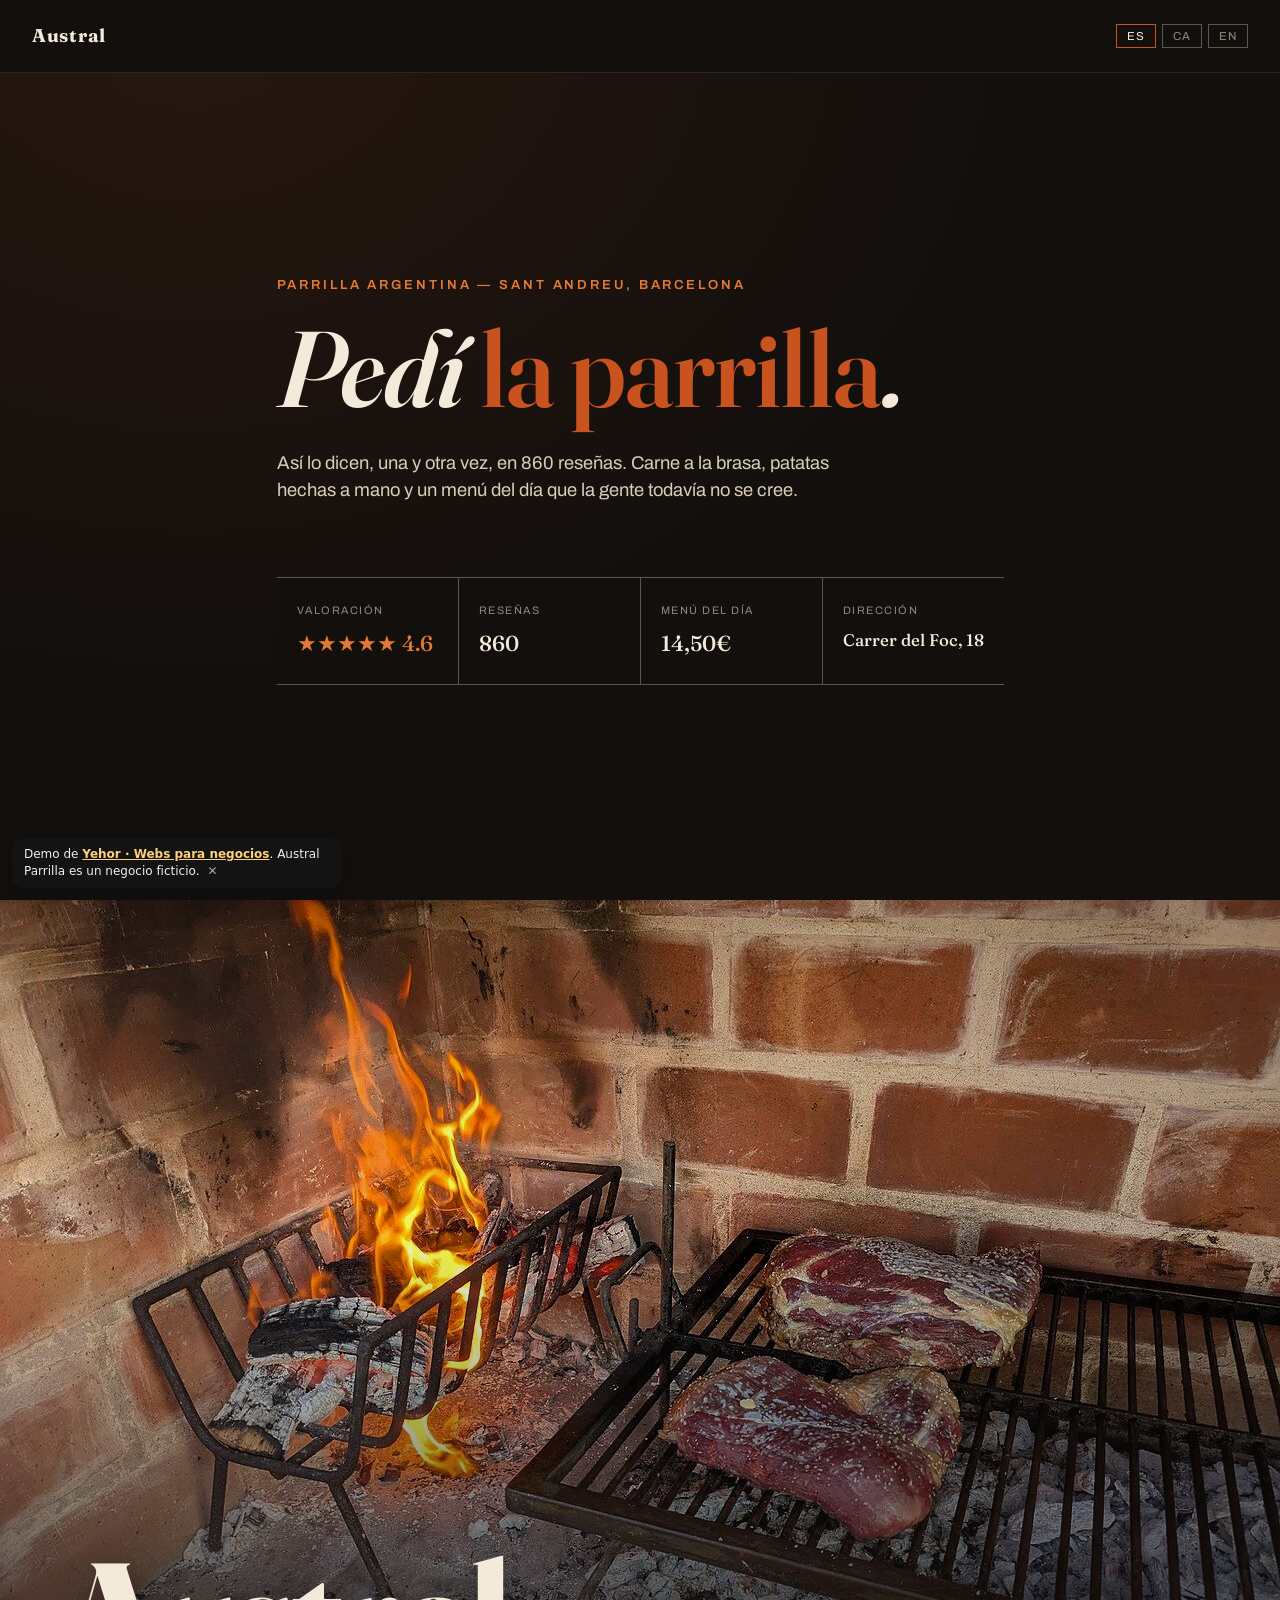
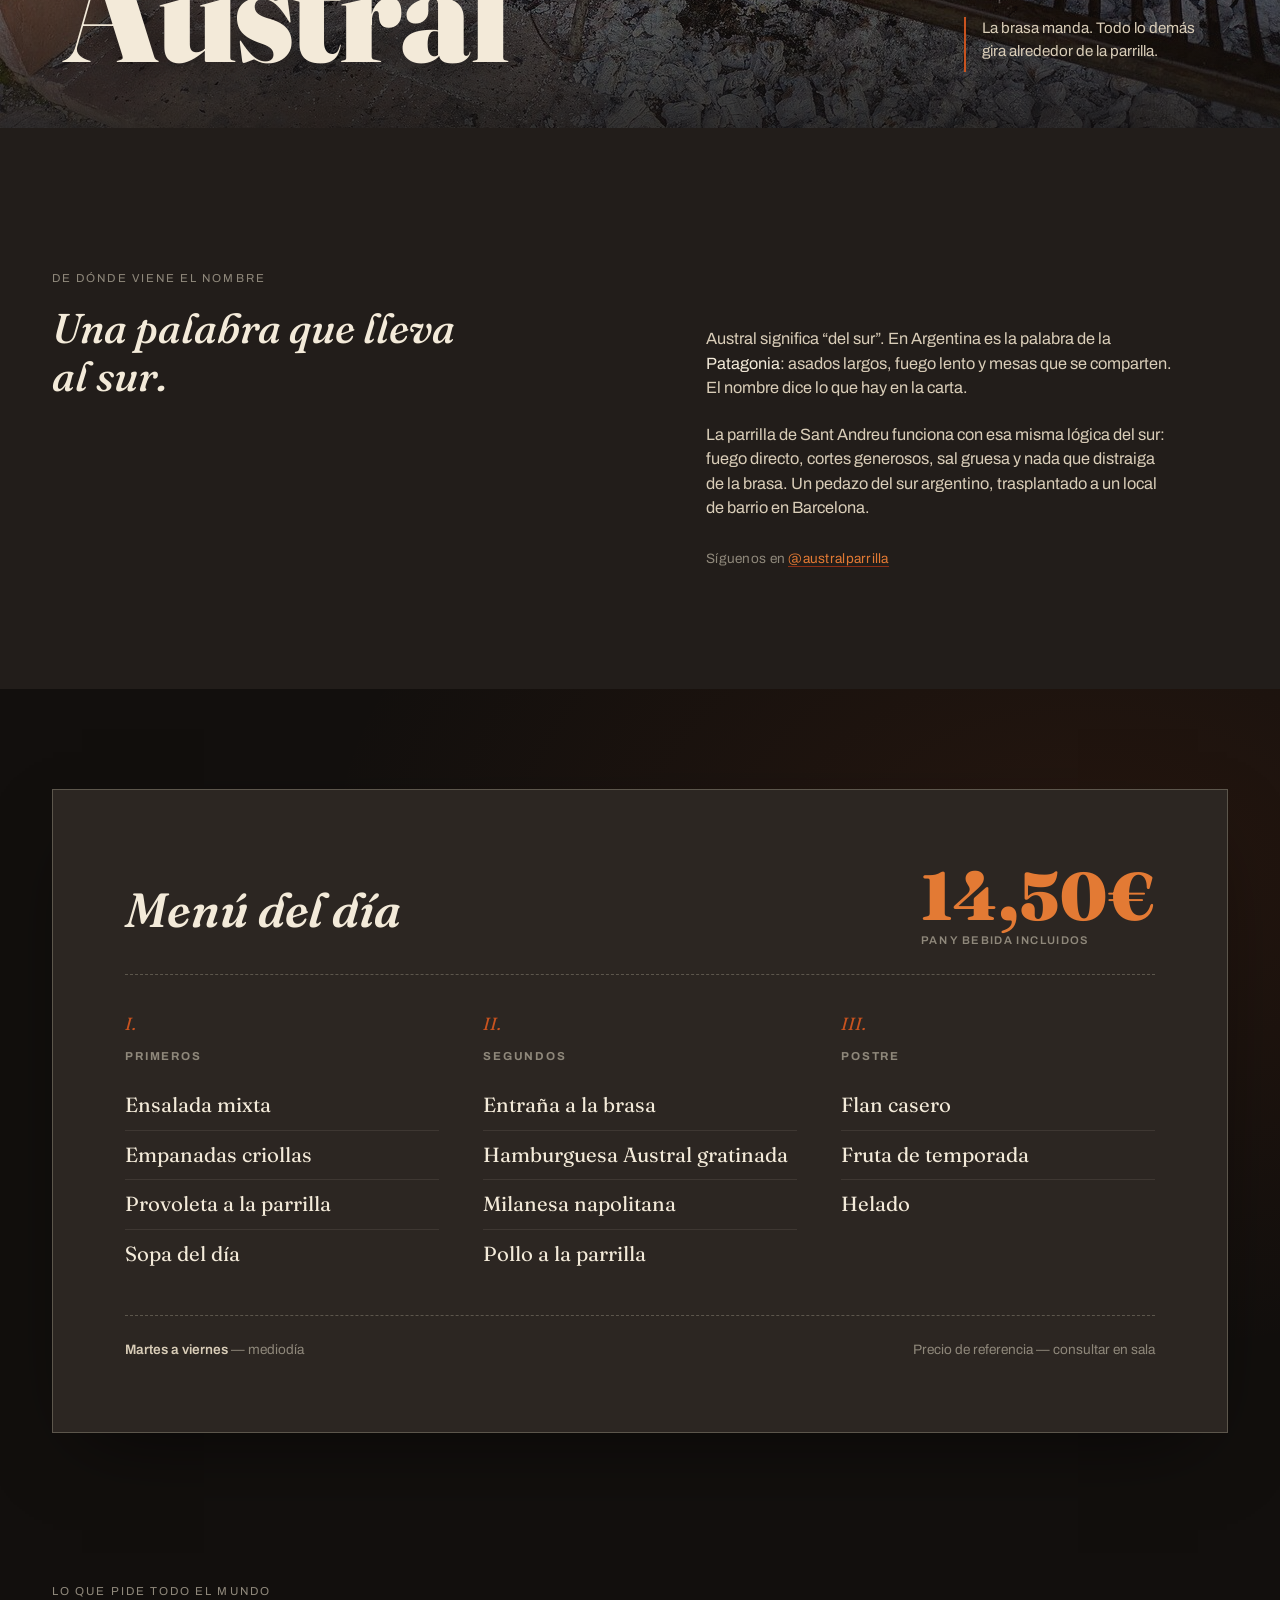
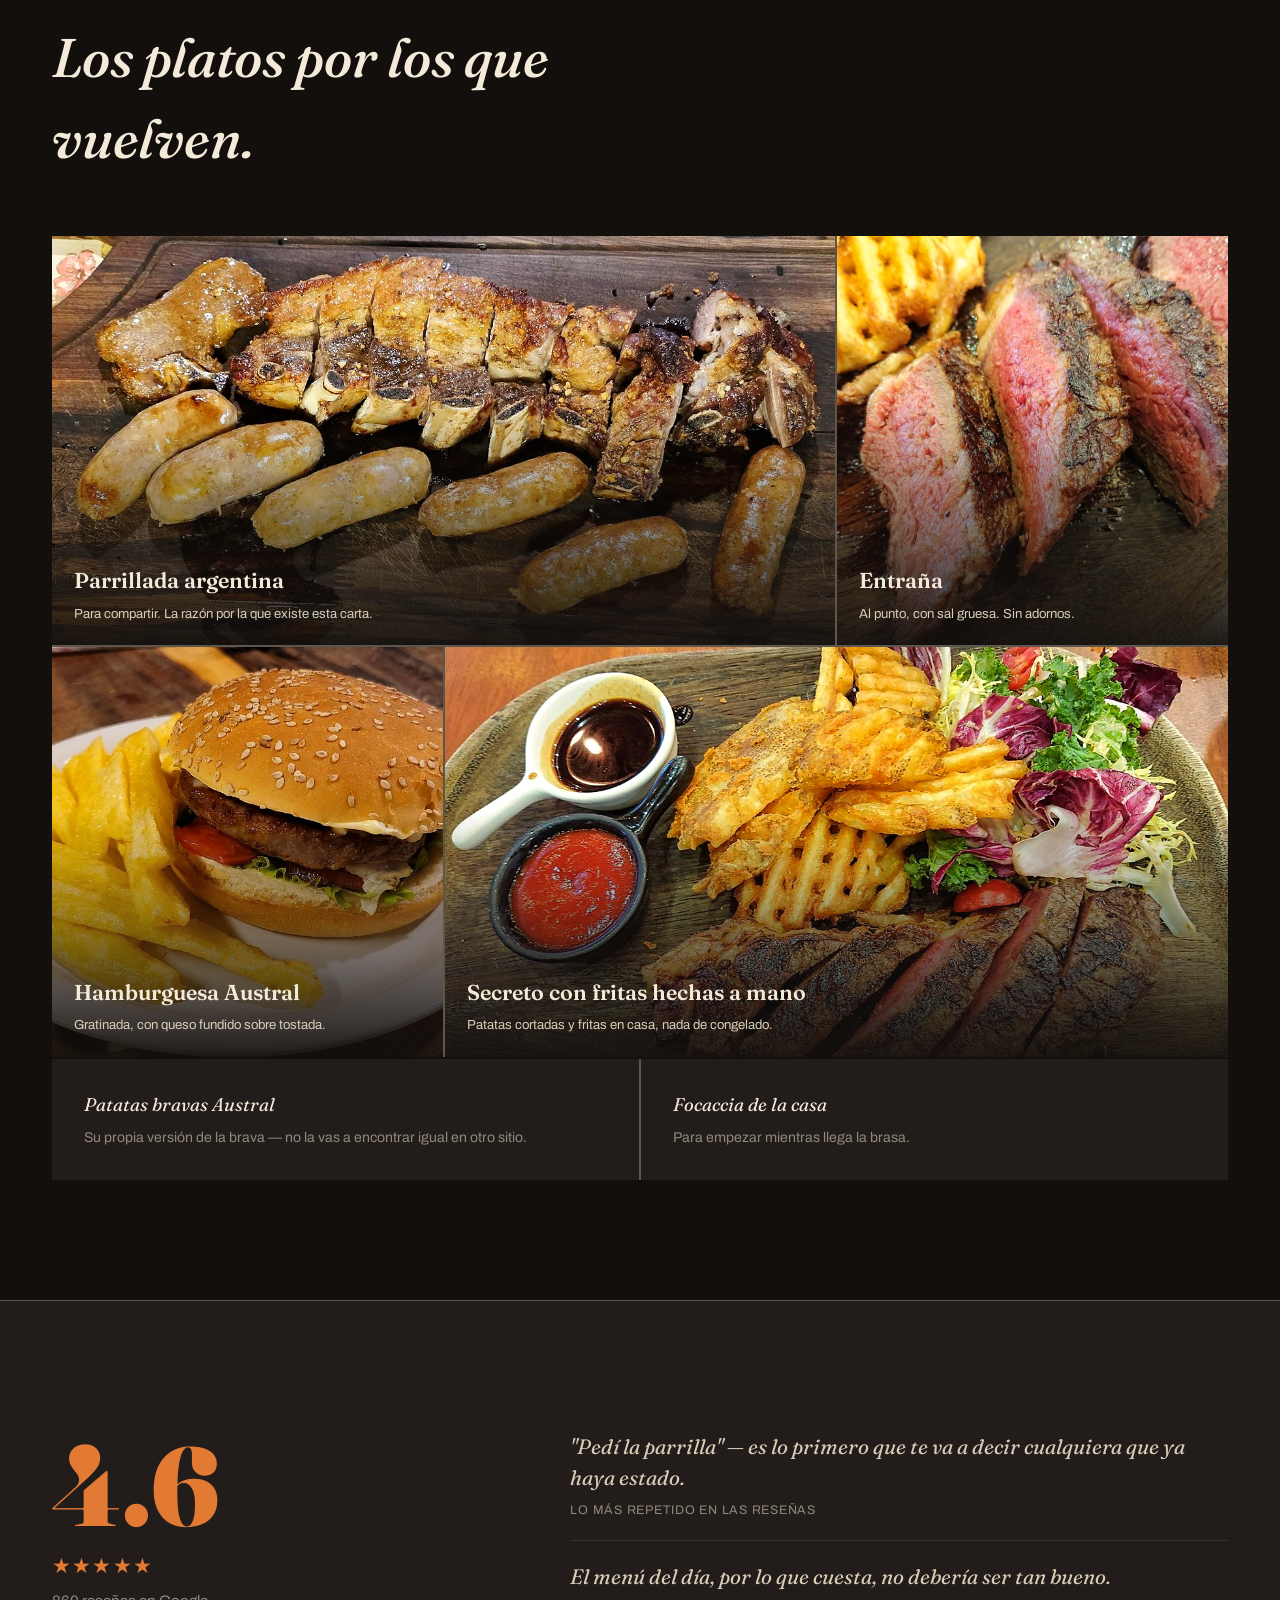
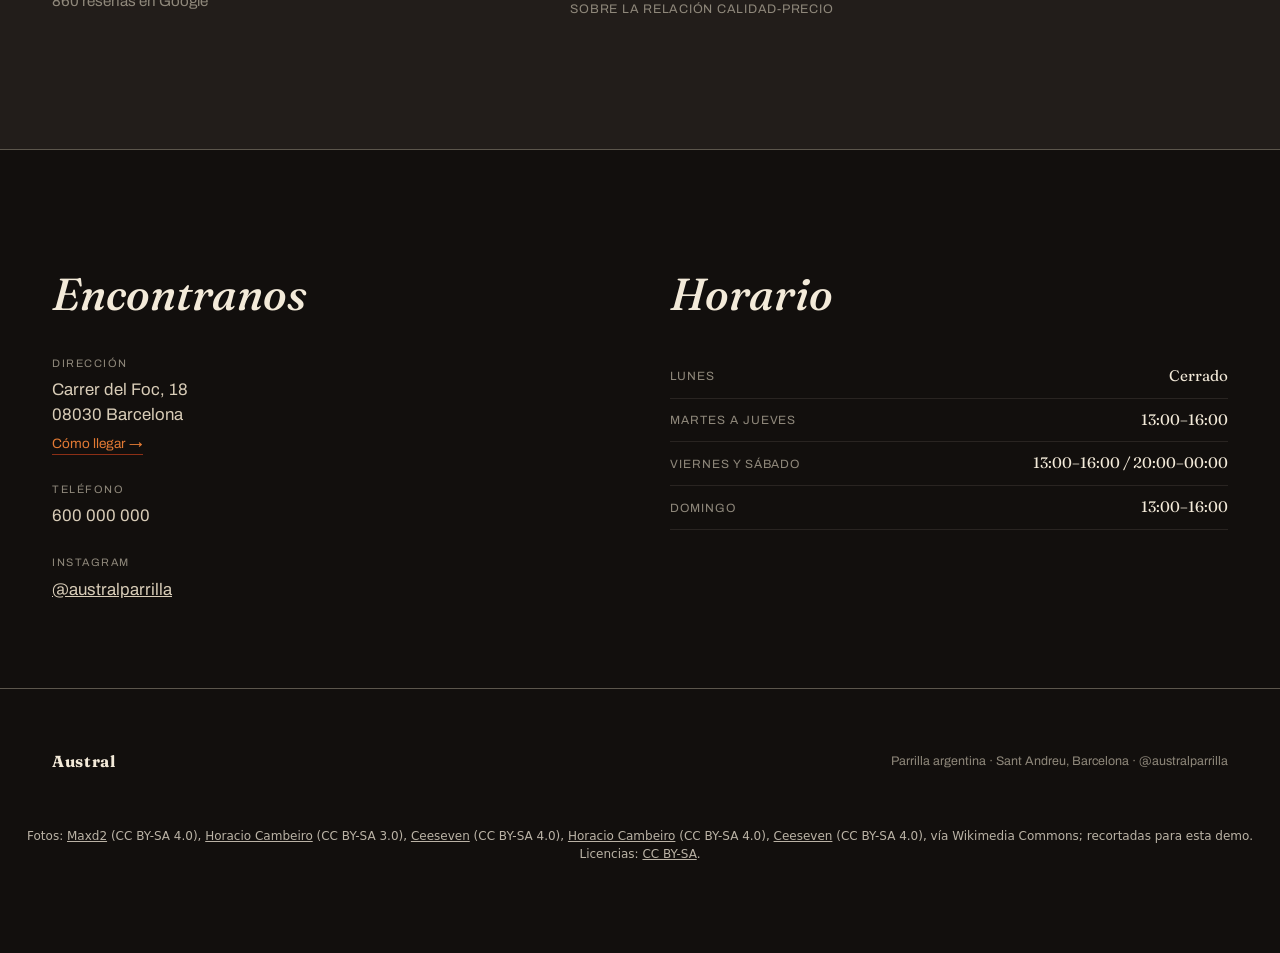
<file: demos/parrilla/index.html>
<!DOCTYPE html>
<html lang="es">
<head>
<meta charset="UTF-8">
<meta name="viewport" content="width=device-width, initial-scale=1.0">
<meta name="robots" content="noindex">
<title>Austral — Parrilla Argentina, Sant Andreu, Barcelona</title>
<meta name="description" content="Austral. Parrilla argentina en Carrer del Foc 18, Barcelona. Pedí la parrilla. Menú del día 14,50€.">
<link rel="preconnect" href="https://fonts.googleapis.com">
<link rel="preconnect" href="https://fonts.gstatic.com" crossorigin>
<link href="https://fonts.googleapis.com/css2?family=Fraunces:ital,opsz,wght@0,9..144,300;0,9..144,500;0,9..144,600;0,9..144,700;0,9..144,900;1,9..144,500;1,9..144,600&family=Archivo:wght@400;500;600;700&display=swap" rel="stylesheet">
<style>
  /* ANCHOR OBJECT: Argentine flag blue (#75aadb) used exactly once — the thin rule beneath
     "Patagonia" in the origin story. Everywhere else the palette stays embers/charcoal/bone/ash. */

  :root{
    --ground:#120f0d;
    --charcoal:#221d1a;
    --charcoal-2:#2c2622;
    --ember:#c9531f;
    --ember-bright:#e37a34;
    --ember-deep:#8c2f16;
    --bone:#f3ead9;
    --bone-dim:#d9cdb8;
    --ash:#8f887b;
    --ash-dim:#5c564c;
    --argentine-blue:#75aadb;
    --serif: "Fraunces", Georgia, serif;
    --grotesque: "Archivo", Helvetica, Arial, sans-serif;
  }

  *{box-sizing:border-box; margin:0; padding:0;}
  html{scroll-behavior:smooth;}
  body{
    background:var(--ground);
    color:var(--bone);
    font-family:var(--grotesque);
    line-height:1.5;
    overflow-x:hidden;
  }
  img{max-width:100%; display:block;}
  a{color:inherit;}
  .wrap{max-width:1240px; margin:0 auto; padding:0 32px;}

  /* ---------- entrance sequence (runs once on load) ---------- */
  .load-in{
    opacity:0;
    transform:translateY(18px);
    animation:riseIn .9s cubic-bezier(.19,1,.22,1) forwards;
  }
  @keyframes riseIn{ to{opacity:1; transform:translateY(0);} }
  .d1{animation-delay:.05s} .d2{animation-delay:.22s} .d3{animation-delay:.38s}
  .d4{animation-delay:.54s} .d5{animation-delay:.68s} .d6{animation-delay:.82s}

  /* ---------- header / lang switch ---------- */
  header{
    position:fixed; top:0; left:0; right:0; z-index:50;
    display:flex; align-items:center; justify-content:space-between;
    padding:22px 32px;
    background:var(--ground);
    border-bottom:1px solid var(--charcoal-2);
  }
  .brand{font-family:var(--serif); font-weight:700; font-size:1.15rem; letter-spacing:.04em; text-decoration:none;}
  nav.langs{display:flex; gap:6px; font-size:.72rem; letter-spacing:.08em; text-transform:uppercase;}
  nav.langs button{
    background:none; border:1px solid var(--ash-dim); color:var(--ash);
    padding:5px 10px; cursor:pointer; font-family:var(--grotesque);
    font-size:.72rem; letter-spacing:.08em; text-transform:uppercase;
    transition:border-color .2s, color .2s;
  }
  nav.langs button.active, nav.langs button:hover{ color:var(--bone); border-color:var(--ember); }

  /* ---------- opening: editorial text grid ---------- */
  .opening{
    min-height:100svh;
    display:flex; flex-direction:column; justify-content:center;
    padding:140px 0 80px;
    position:relative;
    background:
      radial-gradient(ellipse at 15% 0%, rgba(201,83,31,.12), transparent 55%),
      var(--ground);
  }
  .eyebrow{
    font-size:.82rem; letter-spacing:.22em; text-transform:uppercase;
    color:var(--ember-bright); margin-bottom:22px; font-weight:600;
  }
  h1.headline{
    font-family:var(--serif);
    font-weight:600;
    font-style:italic;
    font-size:clamp(3rem, 8.4vw, 7.2rem);
    line-height:0.98;
    letter-spacing:-.01em;
    color:var(--bone);
    max-width:14ch;
  }
  h1.headline em{
    font-style:normal;
    color:var(--ember);
  }
  .sub-lede{
    margin-top:28px;
    max-width:52ch;
    font-size:1.15rem;
    color:var(--bone-dim);
    font-weight:400;
  }

  .text-grid{
    margin-top:72px;
    display:grid;
    grid-template-columns:repeat(4, 1fr);
    gap:1px;
    background:var(--ash-dim);
    border-top:1px solid var(--ash-dim);
    border-bottom:1px solid var(--ash-dim);
  }
  .text-grid .cell{
    background:var(--ground);
    padding:24px 20px;
  }
  .cell .label{
    font-size:.68rem; letter-spacing:.14em; text-transform:uppercase;
    color:var(--ash); margin-bottom:10px;
  }
  .cell .value{
    font-family:var(--serif); font-size:1.35rem; font-weight:500; color:var(--bone);
  }
  .cell .value.stars{ color:var(--ember-bright); }
  .cell .value small{ display:block; font-family:var(--grotesque); font-size:.78rem; color:var(--ash); font-weight:400; margin-top:4px;}

  /* ---------- full-bleed hero photograph, below the fold ---------- */
  .hero-photo{
    position:relative;
    height:92vh;
    min-height:520px;
    overflow:hidden;
  }
  .hero-photo img{
    width:100%; height:100%; object-fit:cover;
    object-position:center 38%;
    filter:saturate(1.05) contrast(1.05);
  }
  .hero-photo::after{
    content:"";
    position:absolute; inset:0;
    background:linear-gradient(180deg, rgba(18,15,13,.15) 0%, rgba(18,15,13,.05) 40%, rgba(18,15,13,.85) 100%);
  }
  .hero-wordmark{
    position:absolute; left:0; right:0; bottom:0;
    padding:0 32px 56px;
    z-index:2;
  }
  .hero-wordmark .wrap{ display:flex; align-items:flex-end; justify-content:space-between; gap:24px; flex-wrap:wrap;}
  .hero-wordmark h2{
    font-family:var(--serif);
    font-weight:900;
    font-size:clamp(3.2rem, 11vw, 9rem);
    letter-spacing:-.01em;
    line-height:.85;
    color:var(--bone);
    text-shadow:0 8px 40px rgba(0,0,0,.5);
  }
  .hero-wordmark .tagline{
    font-size:.95rem; color:var(--bone-dim); max-width:28ch; padding-bottom:.6em;
    border-left:2px solid var(--ember); padding-left:16px;
  }

  /* ---------- origin story ---------- */
  section.origin{
    padding:120px 0;
    background:var(--charcoal);
  }
  .origin .kicker{
    font-size:.72rem; letter-spacing:.18em; text-transform:uppercase; color:var(--ash);
    margin-bottom:18px;
  }
  .origin .grid{
    display:grid; grid-template-columns:1.1fr 1fr; gap:80px; align-items:start;
  }
  .origin h3{
    font-family:var(--serif); font-weight:500; font-style:italic;
    font-size:clamp(1.9rem, 3.4vw, 2.6rem); line-height:1.15; color:var(--bone);
    max-width:16ch;
  }
  .origin p{ color:var(--bone-dim); font-size:1.02rem; margin-top:22px; max-width:52ch; }
  .mardel{
    color:var(--bone);
  }
  .origin .handle{
    margin-top:28px; font-size:.85rem; color:var(--ash); letter-spacing:.02em;
  }
  .origin .handle a{ color:var(--ember-bright); text-decoration:none; border-bottom:1px solid var(--ember-deep); }

  /* ---------- market board: the signature element ---------- */
  section.board{
    padding:100px 0 130px;
    background:var(--ground);
    position:relative;
  }
  section.board::before{
    content:"";
    position:absolute; inset:0;
    background:radial-gradient(ellipse at 85% 20%, rgba(201,83,31,.10), transparent 50%);
    pointer-events:none;
  }
  .board-inner{
    position:relative;
    background:var(--charcoal-2);
    border:1px solid var(--ash-dim);
    padding:clamp(36px, 6vw, 72px);
    box-shadow:0 30px 80px -30px rgba(0,0,0,.6);
  }
  .board-head{
    display:flex; justify-content:space-between; align-items:flex-end; flex-wrap:wrap; gap:20px;
    border-bottom:1px dashed var(--ash-dim);
    padding-bottom:28px; margin-bottom:36px;
  }
  .board-head h3{
    font-family:var(--serif); font-weight:600; font-style:italic;
    font-size:clamp(2rem,4.2vw,3rem); color:var(--bone);
  }
  .board-price{
    font-family:var(--serif); font-weight:900; font-size:clamp(2.6rem,6vw,4.2rem);
    color:var(--ember-bright); line-height:1; white-space:nowrap;
  }
  .board-price small{ display:block; font-family:var(--grotesque); font-size:.7rem; letter-spacing:.12em; text-transform:uppercase; color:var(--ash); font-weight:600; margin-top:6px;}
  .board-cols{
    display:grid; grid-template-columns:repeat(3,1fr); gap:44px;
  }
  .board-col .num{
    font-family:var(--serif); font-style:italic; color:var(--ember); font-size:1.1rem; margin-bottom:10px; display:block;
  }
  .board-col h4{
    font-size:.72rem; letter-spacing:.16em; text-transform:uppercase; color:var(--ash); margin-bottom:16px;
  }
  .board-col ul{ list-style:none; }
  .board-col li{
    font-family:var(--serif); font-size:1.28rem; color:var(--bone); padding:9px 0;
    border-bottom:1px solid rgba(143,136,123,.18);
  }
  .board-col li:last-child{ border-bottom:none; }
  .board-foot{
    margin-top:36px; padding-top:24px; border-top:1px dashed var(--ash-dim);
    display:flex; justify-content:space-between; flex-wrap:wrap; gap:12px;
    font-size:.85rem; color:var(--ash);
  }
  .board-foot strong{ color:var(--bone-dim); font-weight:600; }

  /* ---------- dishes ---------- */
  section.dishes{ padding:20px 0 120px; background:var(--ground); }
  .dishes-head{ padding-bottom:56px; }
  .dishes-head .kicker{ font-size:.72rem; letter-spacing:.18em; text-transform:uppercase; color:var(--ash); margin-bottom:16px;}
  .dishes-head h3{
    font-family:var(--serif); font-weight:500; font-style:italic;
    font-size:clamp(2.1rem,4.4vw,3.4rem); color:var(--bone); max-width:16ch;
  }
  .dish-grid{
    display:grid; grid-template-columns:repeat(3,1fr);
    grid-template-rows:repeat(2, clamp(300px, 32vw, 460px));
    gap:2px;
    background:var(--ash-dim);
  }
  .dish{
    background:var(--ground);
    position:relative;
    overflow:hidden;
    height:100%;
  }
  .dish img{
    width:100%; height:100%; object-fit:cover;
    transition:transform .8s cubic-bezier(.19,1,.22,1);
    filter:saturate(1.08) contrast(1.05);
  }
  .dish:hover img{ transform:scale(1.06); }
  .dish::after{
    content:""; position:absolute; inset:0;
    background:linear-gradient(180deg, transparent 40%, rgba(18,15,13,.92) 100%);
  }
  .dish .cap{
    position:absolute; left:0; right:0; bottom:0; padding:22px; z-index:2;
  }
  .dish .cap .name{ font-family:var(--serif); font-size:1.35rem; color:var(--bone); font-weight:600;}
  .dish .cap .desc{ font-size:.82rem; color:var(--bone-dim); margin-top:6px;}
  .dish.wide{ grid-column:span 2; }

  .callouts{
    margin-top:2px;
    display:grid; grid-template-columns:repeat(2,1fr); gap:2px;
    background:var(--ash-dim);
  }
  .callout{
    background:var(--charcoal); padding:32px;
  }
  .callout .name{ font-family:var(--serif); font-size:1.15rem; color:var(--bone); font-style:italic; margin-bottom:8px;}
  .callout .desc{ font-size:.88rem; color:var(--ash); }

  /* ---------- reviews / stat ---------- */
  section.reviews{
    padding:110px 0; background:var(--charcoal);
    border-top:1px solid var(--ash-dim); border-bottom:1px solid var(--ash-dim);
  }
  .reviews .grid{
    display:grid; grid-template-columns:.8fr 1.2fr; gap:80px; align-items:center;
  }
  .stat-big{ display:flex; align-items:baseline; gap:16px; }
  .stat-big .num{ font-family:var(--serif); font-weight:900; font-size:clamp(4rem,9vw,7rem); color:var(--ember-bright); line-height:.9;}
  .stat-stars{ color:var(--ember-bright); font-size:1.3rem; letter-spacing:.06em; margin-top:14px;}
  .stat-count{ color:var(--ash); font-size:.95rem; margin-top:8px;}
  .quotes p{
    font-family:var(--serif); font-style:italic; font-size:1.3rem; color:var(--bone-dim);
    padding:20px 0; border-bottom:1px solid rgba(143,136,123,.18);
  }
  .quotes p:last-child{ border-bottom:none; }
  .quotes p span{ color:var(--ash); font-family:var(--grotesque); font-style:normal; font-size:.78rem; display:block; margin-top:8px; letter-spacing:.06em; text-transform:uppercase;}

  /* ---------- location / footer ---------- */
  section.location{ padding:110px 0 60px; background:var(--ground); }
  .loc-grid{ display:grid; grid-template-columns:1fr 1fr; gap:60px; }
  .loc-grid h3{
    font-family:var(--serif); font-weight:500; font-style:italic; font-size:clamp(2rem,4vw,2.8rem); color:var(--bone); margin-bottom:28px;
  }
  .loc-item{ margin-bottom:26px; }
  .loc-item .label{ font-size:.68rem; letter-spacing:.14em; text-transform:uppercase; color:var(--ash); margin-bottom:6px;}
  .loc-item .val{ font-size:1.05rem; color:var(--bone-dim); }
  .loc-item a.btn{
    display:inline-block; margin-top:6px; font-size:.85rem; color:var(--ember-bright);
    text-decoration:none; border-bottom:1px solid var(--ember-deep);
  }
  .hours-table{ width:100%; border-collapse:collapse; }
  .hours-table td{ padding:10px 0; border-bottom:1px solid rgba(143,136,123,.18); font-size:.95rem; color:var(--bone-dim);}
  .hours-table td:first-child{ color:var(--ash); text-transform:uppercase; font-size:.75rem; letter-spacing:.08em; }
  .hours-table td:last-child{ text-align:right; font-family:var(--serif); color:var(--bone);}

  footer{
    padding:60px 0 40px; background:var(--ground);
    display:flex; justify-content:space-between; align-items:center; flex-wrap:wrap; gap:16px;
    border-top:1px solid var(--ash-dim);
  }
  footer .brand{ font-size:1rem; }
  footer .meta{ font-size:.78rem; color:var(--ash); text-align:right; }
  footer .meta a{ color:var(--ash); text-decoration:none; }
  footer .meta a:hover{ color:var(--ember-bright); }

  @media (max-width:880px){
    .wrap{ padding:0 24px; }
    header{ padding:18px 24px; }
    .opening{ padding:118px 0 60px; }
    .text-grid{ grid-template-columns:repeat(2,1fr); margin-top:48px; }
    .origin{ padding:80px 0; }
    .origin .grid, .reviews .grid, .loc-grid{ grid-template-columns:1fr; gap:36px; }
    section.board{ padding:64px 0 80px; }
    section.dishes{ padding:8px 0 80px; }
    .dishes-head{ padding-bottom:36px; }
    section.reviews{ padding:72px 0; }
    section.location{ padding:72px 0 40px; }
    .dish-grid, .callouts{ grid-template-columns:1fr; }
    .dish-grid{ grid-template-rows:none; }
    .dish.wide{ grid-column:span 1; }
    .dish{ aspect-ratio:4/3; height:auto; }
    .board-cols{ grid-template-columns:1fr; gap:26px; }
    .board-head{ flex-direction:column; align-items:flex-start; gap:16px; }
    .hero-photo{ height:78vh; min-height:440px; }
    .hero-wordmark{ padding:0 24px 36px; }
    .hero-wordmark .wrap{ flex-direction:column; align-items:flex-start; gap:16px; }
    .hours-table td{ font-size:.88rem; }
  }

  @media (max-width:520px){
    .wrap{ padding:0 18px; }
    header{ padding:16px 18px; }
    nav.langs button{ padding:5px 8px; }
    .opening{ padding:104px 0 48px; }
    .eyebrow{ font-size:.72rem; letter-spacing:.16em; margin-bottom:16px; }
    .sub-lede{ font-size:1.02rem; margin-top:20px; }
    .text-grid{ grid-template-columns:1fr 1fr; margin-top:36px; }
    .cell{ padding:18px 14px; }
    .cell .value{ font-size:1.15rem; }
    .hero-photo{ height:68vh; min-height:380px; }
    .hero-wordmark{ padding:0 18px 28px; }
    .board-inner{ padding:28px 20px; }
    .board-price{ font-size:2.4rem; }
    .board-col li{ font-size:1.12rem; }
    .callout{ padding:24px 20px; }
    .stat-big .num{ font-size:4.4rem; }
    .quotes p{ font-size:1.1rem; }
    .loc-item .val{ font-size:.98rem; }
    footer{ flex-direction:column; align-items:flex-start; gap:10px; padding:44px 0 32px; }
    footer .meta{ text-align:left; }
  }
</style>
</head>
<body>

<header>
  <a href="#top" class="brand">Austral</a>
  <nav class="langs" aria-label="Idioma">
    <button data-lang="es" class="active">ES</button>
    <button data-lang="ca">CA</button>
    <button data-lang="en">EN</button>
  </nav>
</header>

<main id="top">

  <!-- OPENING: editorial headline over text grid -->
  <section class="opening">
    <div class="wrap">
      <p class="eyebrow load-in d1" data-i18n="eyebrow">Parrilla argentina — Sant Andreu, Barcelona</p>
      <h1 class="headline load-in d2" data-i18n="headline">Pedí <em>la parrilla</em>.</h1>
      <p class="sub-lede load-in d3" data-i18n="sublede">Así lo dicen, una y otra vez, en 860 reseñas. Carne a la brasa, patatas hechas a mano y un menú del día que la gente todavía no se cree.</p>

      <div class="text-grid load-in d4">
        <div class="cell">
          <div class="label" data-i18n="cellRatingLabel">Valoración</div>
          <div class="value stars">★★★★★ 4.6</div>
        </div>
        <div class="cell">
          <div class="label" data-i18n="cellReviewsLabel">Reseñas</div>
          <div class="value">860</div>
        </div>
        <div class="cell">
          <div class="label" data-i18n="cellMenuLabel">Menú del día</div>
          <div class="value">14,50€</div>
        </div>
        <div class="cell">
          <div class="label" data-i18n="cellAddrLabel">Dirección</div>
          <div class="value" style="font-size:1.05rem;">Carrer del Foc, 18</div>
        </div>
      </div>
    </div>
  </section>

  <!-- HERO PHOTOGRAPH: full-bleed, name over it -->
  <section class="hero-photo load-in d5">
    <img src="img/hero-parrilla.jpg" alt="Parrillada humeante recién salida de la brasa en Austral">
    <div class="hero-wordmark">
      <div class="wrap">
        <h2>Austral</h2>
        <p class="tagline" data-i18n="heroTagline">La brasa manda. Todo lo demás gira alrededor de la parrilla.</p>
      </div>
    </div>
  </section>

  <!-- ORIGIN STORY -->
  <section class="origin">
    <div class="wrap">
      <p class="kicker" data-i18n="originKicker">De dónde viene el nombre</p>
      <div class="grid">
        <h3 data-i18n="originHeadline">Una palabra que lleva al sur.</h3>
        <div>
          <p data-i18n="originP1">Austral significa “del sur”. En Argentina es la palabra de la <span class="mardel">Patagonia</span>: asados largos, fuego lento y mesas que se comparten. El nombre dice lo que hay en la carta.</p>
          <p data-i18n="originP2">La parrilla de Sant Andreu funciona con esa misma lógica del sur: fuego directo, cortes generosos, sal gruesa y nada que distraiga de la brasa. Un pedazo del sur argentino, trasplantado a un local de barrio en Barcelona.</p>
          <p class="handle" data-i18n="originHandle">Síguenos en <a href="https://www.instagram.com/" target="_blank" rel="noopener">@australparrilla</a></p>
        </div>
      </div>
    </div>
  </section>

  <!-- MARKET BOARD: menú del día, the signature element -->
  <section class="board">
    <div class="wrap">
      <div class="board-inner">
        <div class="board-head">
          <h3 data-i18n="boardTitle">Menú del día</h3>
          <div class="board-price">14,50€<small data-i18n="boardPriceNote">Pan y bebida incluidos</small></div>
        </div>
        <div class="board-cols">
          <div class="board-col">
            <span class="num">I.</span>
            <h4 data-i18n="boardCol1">Primeros</h4>
            <ul>
              <li data-i18n="board1a">Ensalada mixta</li>
              <li data-i18n="board1b">Empanadas criollas</li>
              <li data-i18n="board1c">Provoleta a la parrilla</li>
              <li data-i18n="board1d">Sopa del día</li>
            </ul>
          </div>
          <div class="board-col">
            <span class="num">II.</span>
            <h4 data-i18n="boardCol2">Segundos</h4>
            <ul>
              <li data-i18n="board2a">Entraña a la brasa</li>
              <li data-i18n="board2b">Hamburguesa Austral gratinada</li>
              <li data-i18n="board2c">Milanesa napolitana</li>
              <li data-i18n="board2d">Pollo a la parrilla</li>
            </ul>
          </div>
          <div class="board-col">
            <span class="num">III.</span>
            <h4 data-i18n="boardCol3">Postre</h4>
            <ul>
              <li data-i18n="board3a">Flan casero</li>
              <li data-i18n="board3b">Fruta de temporada</li>
              <li data-i18n="board3c">Helado</li>
            </ul>
          </div>
        </div>
        <div class="board-foot">
          <span data-i18n="boardFootDays"><strong>Martes a viernes</strong> — mediodía</span>
          <span data-i18n="boardFootNote">Precio de referencia — consultar en sala</span>
        </div>
      </div>
    </div>
  </section>

  <!-- DISHES -->
  <section class="dishes">
    <div class="wrap">
      <div class="dishes-head">
        <p class="kicker" data-i18n="dishesKicker">Lo que pide todo el mundo</p>
        <h3 data-i18n="dishesHeadline">Los platos por los que vuelven.</h3>
      </div>

      <div class="dish-grid">
        <div class="dish wide">
          <img src="img/parrillada-argentina.jpg" alt="Parrillada argentina para compartir en Austral">
          <div class="cap">
            <div class="name" data-i18n="dish1name">Parrillada argentina</div>
            <div class="desc" data-i18n="dish1desc">Para compartir. La razón por la que existe esta carta.</div>
          </div>
        </div>
        <div class="dish">
          <img src="img/entrana.jpg" alt="Entraña a la brasa cortada en tiras en Austral">
          <div class="cap">
            <div class="name" data-i18n="dish2name">Entraña</div>
            <div class="desc" data-i18n="dish2desc">Al punto, con sal gruesa. Sin adornos.</div>
          </div>
        </div>
        <div class="dish">
          <img src="img/hamburguesa.jpg" alt="Hamburguesa Austral gratinada con queso y tomate">
          <div class="cap">
            <div class="name" data-i18n="dish3name">Hamburguesa Austral</div>
            <div class="desc" data-i18n="dish3desc">Gratinada, con queso fundido sobre tostada.</div>
          </div>
        </div>
        <div class="dish wide">
          <img src="img/secreto-fritas.jpg" alt="Secreto ibérico con patatas fritas hechas a mano y pimientos de Padrón">
          <div class="cap">
            <div class="name" data-i18n="dish4name">Secreto con fritas hechas a mano</div>
            <div class="desc" data-i18n="dish4desc">Patatas cortadas y fritas en casa, nada de congelado.</div>
          </div>
        </div>
      </div>

      <div class="callouts">
        <div class="callout">
          <div class="name" data-i18n="callout1name">Patatas bravas Austral</div>
          <div class="desc" data-i18n="callout1desc">Su propia versión de la brava — no la vas a encontrar igual en otro sitio.</div>
        </div>
        <div class="callout">
          <div class="name" data-i18n="callout2name">Focaccia de la casa</div>
          <div class="desc" data-i18n="callout2desc">Para empezar mientras llega la brasa.</div>
        </div>
      </div>
    </div>
  </section>

  <!-- REVIEWS -->
  <section class="reviews">
    <div class="wrap">
      <div class="grid">
        <div>
          <div class="stat-big"><span class="num">4.6</span></div>
          <div class="stat-stars">★★★★★</div>
          <div class="stat-count" data-i18n="reviewsCount">860 reseñas en Google</div>
        </div>
        <div class="quotes">
          <p data-i18n="quote1">"Pedí la parrilla" — es lo primero que te va a decir cualquiera que ya haya estado.<span data-i18n="quote1attr">Lo más repetido en las reseñas</span></p>
          <p data-i18n="quote2">El menú del día, por lo que cuesta, no debería ser tan bueno.<span data-i18n="quote2attr">Sobre la relación calidad-precio</span></p>
        </div>
      </div>
    </div>
  </section>

  <!-- LOCATION -->
  <section class="location">
    <div class="wrap">
      <div class="loc-grid">
        <div>
          <h3 data-i18n="locHeadline">Encontranos</h3>
          <div class="loc-item">
            <div class="label" data-i18n="locAddrLabel">Dirección</div>
            <div class="val">Carrer del Foc, 18<br>08030 Barcelona</div>
            <a class="btn" href="https://www.google.com/maps/search/?api=1&query=Sant+Andreu+Barcelona" target="_blank" rel="noopener" data-i18n="locMapLink">Cómo llegar →</a>
          </div>
          <div class="loc-item">
            <div class="label" data-i18n="locPhoneLabel">Teléfono</div>
            <div class="val">600 000 000</div>
          </div>
          <div class="loc-item">
            <div class="label" data-i18n="locInstaLabel">Instagram</div>
            <div class="val"><a href="https://www.instagram.com/" target="_blank" rel="noopener">@australparrilla</a></div>
          </div>
        </div>
        <div>
          <h3 data-i18n="locHoursHeadline">Horario</h3>
          <table class="hours-table">
            <tr><td data-i18n="hoursMonLabel">Lunes</td><td data-i18n="hoursClosed">Cerrado</td></tr>
            <tr><td data-i18n="hoursMidweekLabel">Martes a jueves</td><td>13:00–16:00</td></tr>
            <tr><td data-i18n="hoursWeekendLabel">Viernes y sábado</td><td>13:00–16:00 / 20:00–00:00</td></tr>
            <tr><td data-i18n="hoursSundayLabel">Domingo</td><td>13:00–16:00</td></tr>
          </table>
        </div>
      </div>
    </div>
  </section>

  <footer>
    <div class="wrap" style="display:flex; justify-content:space-between; align-items:center; flex-wrap:wrap; gap:16px; width:100%;">
      <span class="brand" style="font-family:var(--serif); font-weight:700;">Austral</span>
      <span class="meta" data-i18n="footerMeta">Parrilla argentina · Sant Andreu, Barcelona · <a href="https://www.instagram.com/" target="_blank" rel="noopener">@australparrilla</a></span>
    </div>
  </footer>

</main>

<script>
const i18n = {
  es: {
    eyebrow: "Parrilla argentina — Sant Andreu, Barcelona",
    headline: 'Pedí <em>la parrilla</em>.',
    sublede: "Así lo dicen, una y otra vez, en 860 reseñas. Carne a la brasa, patatas hechas a mano y un menú del día que la gente todavía no se cree.",
    cellRatingLabel: "Valoración", cellReviewsLabel: "Reseñas", cellMenuLabel: "Menú del día", cellAddrLabel: "Dirección",
    heroTagline: "La brasa manda. Todo lo demás gira alrededor de la parrilla.",
    originKicker: "De dónde viene el nombre",
    originHeadline: "Una palabra que lleva al sur.",
    originP1: 'Austral significa “del sur”. En Argentina es la palabra de la <span class="mardel">Patagonia</span>: asados largos, fuego lento y mesas que se comparten. El nombre dice lo que hay en la carta.',
    originP2: "La parrilla de Sant Andreu funciona con esa misma lógica del sur: fuego directo, cortes generosos, sal gruesa y nada que distraiga de la brasa. Un pedazo del sur argentino, trasplantado a un local de barrio en Barcelona.",
    originHandle: 'Síguenos en <a href="https://www.instagram.com/" target="_blank" rel="noopener">@australparrilla</a>',
    boardTitle: "Menú del día", boardPriceNote: "Pan y bebida incluidos",
    boardCol1: "Primeros", boardCol2: "Segundos", boardCol3: "Postre",
    board1a: "Ensalada mixta", board1b: "Empanadas criollas", board1c: "Provoleta a la parrilla", board1d: "Sopa del día",
    board2a: "Entraña a la brasa", board2b: "Hamburguesa Austral gratinada", board2c: "Milanesa napolitana", board2d: "Pollo a la parrilla",
    board3a: "Flan casero", board3b: "Fruta de temporada", board3c: "Helado",
    boardFootDays: "<strong>Martes a viernes</strong> — mediodía", boardFootNote: "Precio de referencia — consultar en sala",
    dishesKicker: "Lo que pide todo el mundo", dishesHeadline: "Los platos por los que vuelven.",
    dish1name: "Parrillada argentina", dish1desc: "Para compartir. La razón por la que existe esta carta.",
    dish2name: "Entraña", dish2desc: "Al punto, con sal gruesa. Sin adornos.",
    dish3name: "Hamburguesa Austral", dish3desc: "Gratinada, con queso fundido sobre tostada.",
    dish4name: "Secreto con fritas hechas a mano", dish4desc: "Patatas cortadas y fritas en casa, nada de congelado.",
    callout1name: "Patatas bravas Austral", callout1desc: "Su propia versión de la brava — no la vas a encontrar igual en otro sitio.",
    callout2name: "Focaccia de la casa", callout2desc: "Para empezar mientras llega la brasa.",
    reviewsCount: "860 reseñas en Google",
    quote1: '"Pedí la parrilla" — es lo primero que te va a decir cualquiera que ya haya estado.', quote1attr: "Lo más repetido en las reseñas",
    quote2: "El menú del día, por lo que cuesta, no debería ser tan bueno.", quote2attr: "Sobre la relación calidad-precio",
    locHeadline: "Encontranos", locAddrLabel: "Dirección", locMapLink: "Cómo llegar →", locPhoneLabel: "Teléfono", locInstaLabel: "Instagram",
    locHoursHeadline: "Horario",
    hoursMonLabel: "Lunes", hoursClosed: "Cerrado",
    hoursMidweekLabel: "Martes a jueves", hoursWeekendLabel: "Viernes y sábado", hoursSundayLabel: "Domingo",
    footerMeta: 'Parrilla argentina · Sant Andreu, Barcelona · <a href="https://www.instagram.com/" target="_blank" rel="noopener">@australparrilla</a>'
  },
  ca: {
    eyebrow: "Graella argentina — Sant Andreu, Barcelona",
    headline: 'Demana <em>la graella</em>.',
    sublede: "Ho diuen, una vegada i una altra, en 860 ressenyes. Carn a la brasa, patates fetes a mà i un menú del dia que la gent encara no s'ho creu.",
    cellRatingLabel: "Valoració", cellReviewsLabel: "Ressenyes", cellMenuLabel: "Menú del dia", cellAddrLabel: "Adreça",
    heroTagline: "La brasa mana. Tota la resta gira al voltant de la graella.",
    originKicker: "D'on ve el nom",
    originHeadline: "Una paraula que porta al sud.",
    originP1: 'Austral vol dir “del sud”. A l’Argentina és la paraula de la <span class="mardel">Patagònia</span>: rostits llargs, foc lent i taules que es comparteixen. El nom diu el que hi ha a la carta.',
    originP2: "La graella de Sant Andreu funciona amb la mateixa lògica del sud: foc directe, talls generosos, sal gruixuda i res que distregui de la brasa. Un tros del sud argentí, traslladat a un local de barri a Barcelona.",
    originHandle: 'Segueix-nos a <a href="https://www.instagram.com/" target="_blank" rel="noopener">@australparrilla</a>',
    boardTitle: "Menú del dia", boardPriceNote: "Pa i beguda inclosos",
    boardCol1: "Primers", boardCol2: "Segons", boardCol3: "Postres",
    board1a: "Amanida mixta", board1b: "Empanades criolles", board1c: "Provoleta a la graella", board1d: "Sopa del dia",
    board2a: "Entranya a la brasa", board2b: "Hamburguesa Austral gratinada", board2c: "Milanesa napolitana", board2d: "Pollastre a la graella",
    board3a: "Flam casolà", board3b: "Fruita de temporada", board3c: "Gelat",
    boardFootDays: "<strong>Dimarts a divendres</strong> — migdia", boardFootNote: "Preu de referència — consultar a sala",
    dishesKicker: "El que demana tothom", dishesHeadline: "Els plats pels quals tornen.",
    dish1name: "Graellada argentina", dish1desc: "Per compartir. La raó per la qual existeix aquesta carta.",
    dish2name: "Entranya", dish2desc: "Al punt, amb sal gruixuda. Sense adorns.",
    dish3name: "Hamburguesa Austral", dish3desc: "Gratinada, amb formatge fos sobre torrada.",
    dish4name: "Secreto amb patates fregides fetes a mà", dish4desc: "Patates tallades i fregides a casa, gens de congelat.",
    callout1name: "Patates braves Austral", callout1desc: "La seva pròpia versió de la brava — no la trobaràs igual enlloc més.",
    callout2name: "Focaccia de la casa", callout2desc: "Per començar mentre arriba la brasa.",
    reviewsCount: "860 ressenyes a Google",
    quote1: '"Demana la graella" — és el primer que et dirà qualsevol que ja hi hagi estat.', quote1attr: "El més repetit a les ressenyes",
    quote2: "El menú del dia, pel que costa, no hauria de ser tan bo.", quote2attr: "Sobre la relació qualitat-preu",
    locHeadline: "Troba'ns", locAddrLabel: "Adreça", locMapLink: "Com arribar →", locPhoneLabel: "Telèfon", locInstaLabel: "Instagram",
    locHoursHeadline: "Horari",
    hoursMonLabel: "Dilluns", hoursClosed: "Tancat",
    hoursMidweekLabel: "Dimarts a dijous", hoursWeekendLabel: "Divendres i dissabte", hoursSundayLabel: "Diumenge",
    footerMeta: 'Graella argentina · Sant Andreu, Barcelona · <a href="https://www.instagram.com/" target="_blank" rel="noopener">@australparrilla</a>'
  },
  en: {
    eyebrow: "Argentine grill — Sant Andreu, Barcelona",
    headline: 'Order <em>the parrilla</em>.',
    sublede: "That's what 860 reviews keep saying. Wood-fired meat, hand-cut fries, and a lunch menu people still can't quite believe.",
    cellRatingLabel: "Rating", cellReviewsLabel: "Reviews", cellMenuLabel: "Lunch menu", cellAddrLabel: "Address",
    heroTagline: "The fire runs the show. Everything else revolves around the grill.",
    originKicker: "Where the name comes from",
    originHeadline: "One word that takes you south.",
    originP1: 'Austral means “of the south”. In Argentina it is the word for <span class="mardel">Patagonia</span>: long asados, slow fire and shared tables. The name says what is on the menu.',
    originP2: "The grill in Sant Andreu runs on that same southern logic: direct fire, generous cuts, coarse salt, and nothing to distract from the embers. A piece of the Argentine south, transplanted into a neighbourhood spot in Barcelona.",
    originHandle: 'Follow us at <a href="https://www.instagram.com/" target="_blank" rel="noopener">@australparrilla</a>',
    boardTitle: "Lunch menu", boardPriceNote: "Bread and drink included",
    boardCol1: "Starters", boardCol2: "Mains", boardCol3: "Dessert",
    board1a: "Mixed salad", board1b: "Criollo empanadas", board1c: "Grilled provoleta", board1d: "Soup of the day",
    board2a: "Grilled entraña", board2b: "Austral burger, gratinated", board2c: "Milanesa napolitana", board2d: "Grilled chicken",
    board3a: "Homemade flan", board3b: "Seasonal fruit", board3c: "Ice cream",
    boardFootDays: "<strong>Tuesday to Friday</strong> — lunch", boardFootNote: "Reference price — confirm in house",
    dishesKicker: "What everyone orders", dishesHeadline: "The dishes people come back for.",
    dish1name: "Argentine parrillada", dish1desc: "Built to share. The whole reason this menu exists.",
    dish2name: "Entraña", dish2desc: "Cooked to the point, coarse salt. No embellishment.",
    dish3name: "Austral burger", dish3desc: "Gratinated, melted cheese over toast.",
    dish4name: "Secreto with hand-cut fries", dish4desc: "Potatoes cut and fried in-house — nothing frozen.",
    callout1name: "Patatas bravas Austral", callout1desc: "Their own take on bravas — you won't find this version anywhere else.",
    callout2name: "House focaccia", callout2desc: "To start with while the fire does its work.",
    reviewsCount: "860 reviews on Google",
    quote1: '"Order la parrilla" — the first thing anyone who\'s been will tell you.', quote1attr: "The line that shows up over and over",
    quote2: "For what it costs, the lunch menu shouldn't be this good.", quote2attr: "On the value",
    locHeadline: "Find us", locAddrLabel: "Address", locMapLink: "Get directions →", locPhoneLabel: "Phone", locInstaLabel: "Instagram",
    locHoursHeadline: "Hours",
    hoursMonLabel: "Monday", hoursClosed: "Closed",
    hoursMidweekLabel: "Tuesday to Thursday", hoursWeekendLabel: "Friday and Saturday", hoursSundayLabel: "Sunday",
    footerMeta: 'Argentine parrilla · Sant Andreu, Barcelona · <a href="https://www.instagram.com/" target="_blank" rel="noopener">@australparrilla</a>'
  }
};

function setLang(lang){
  const dict = i18n[lang];
  document.querySelectorAll('[data-i18n]').forEach(el=>{
    const key = el.getAttribute('data-i18n');
    if(dict[key] !== undefined) el.innerHTML = dict[key];
  });
  document.documentElement.lang = lang;
  document.querySelectorAll('nav.langs button').forEach(b=>{
    b.classList.toggle('active', b.dataset.lang === lang);
  });
}

document.querySelectorAll('nav.langs button').forEach(btn=>{
  btn.addEventListener('click', ()=> setLang(btn.dataset.lang));
});
</script>

<script src="/demos/demo-kit.js" data-name="Austral Parrilla" data-credits="Fotos: <a href=&quot;https://commons.wikimedia.org/wiki/File:Asado_tradicional_argentino,_le%C3%B1a,_brasas.jpg&quot; rel=&quot;noopener&quot;>Maxd2</a> (CC BY-SA 4.0), <a href=&quot;https://commons.wikimedia.org/wiki/File:Asado_de_cerdo_con_costillas_y_chorizos_al_estilo_argentino_(presentaci%C3%B3n).jpg&quot; rel=&quot;noopener&quot;>Horacio Cambeiro</a> (CC BY-SA 3.0), <a href=&quot;https://commons.wikimedia.org/wiki/File:Cut_of_Sirloin_Steak_in_Medium.jpg&quot; rel=&quot;noopener&quot;>Ceeseven</a> (CC BY-SA 4.0), <a href=&quot;https://commons.wikimedia.org/wiki/File:Hamburguesa_argentina_casera_con_papas_fritas.jpg&quot; rel=&quot;noopener&quot;>Horacio Cambeiro</a> (CC BY-SA 4.0), <a href=&quot;https://commons.wikimedia.org/wiki/File:Sirloin_Steak_with_Waffle_Fries.jpg&quot; rel=&quot;noopener&quot;>Ceeseven</a> (CC BY-SA 4.0), vía Wikimedia Commons; recortadas para esta demo. Licencias: <a href=&quot;https://creativecommons.org/licenses/by-sa/4.0/deed.es&quot; rel=&quot;noopener&quot;>CC BY-SA</a>."></script>
</body>
</html>
</file>
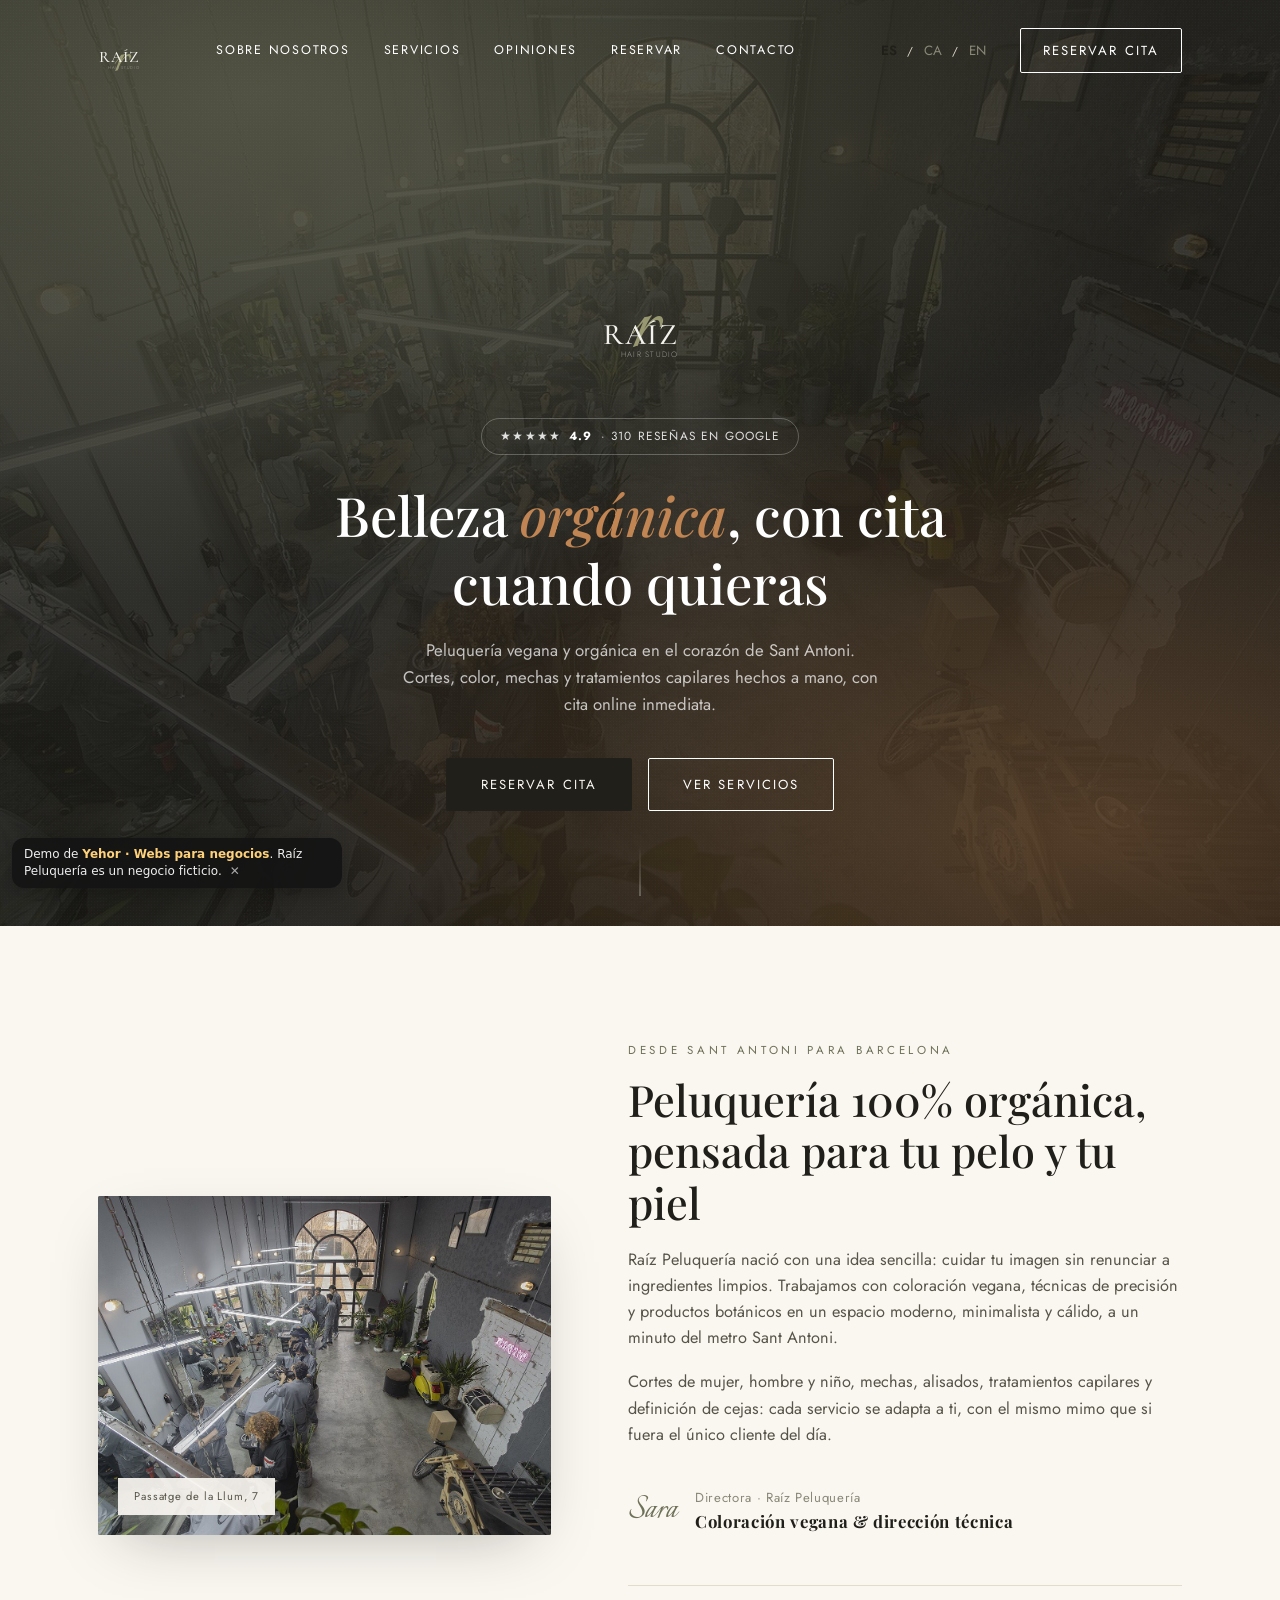
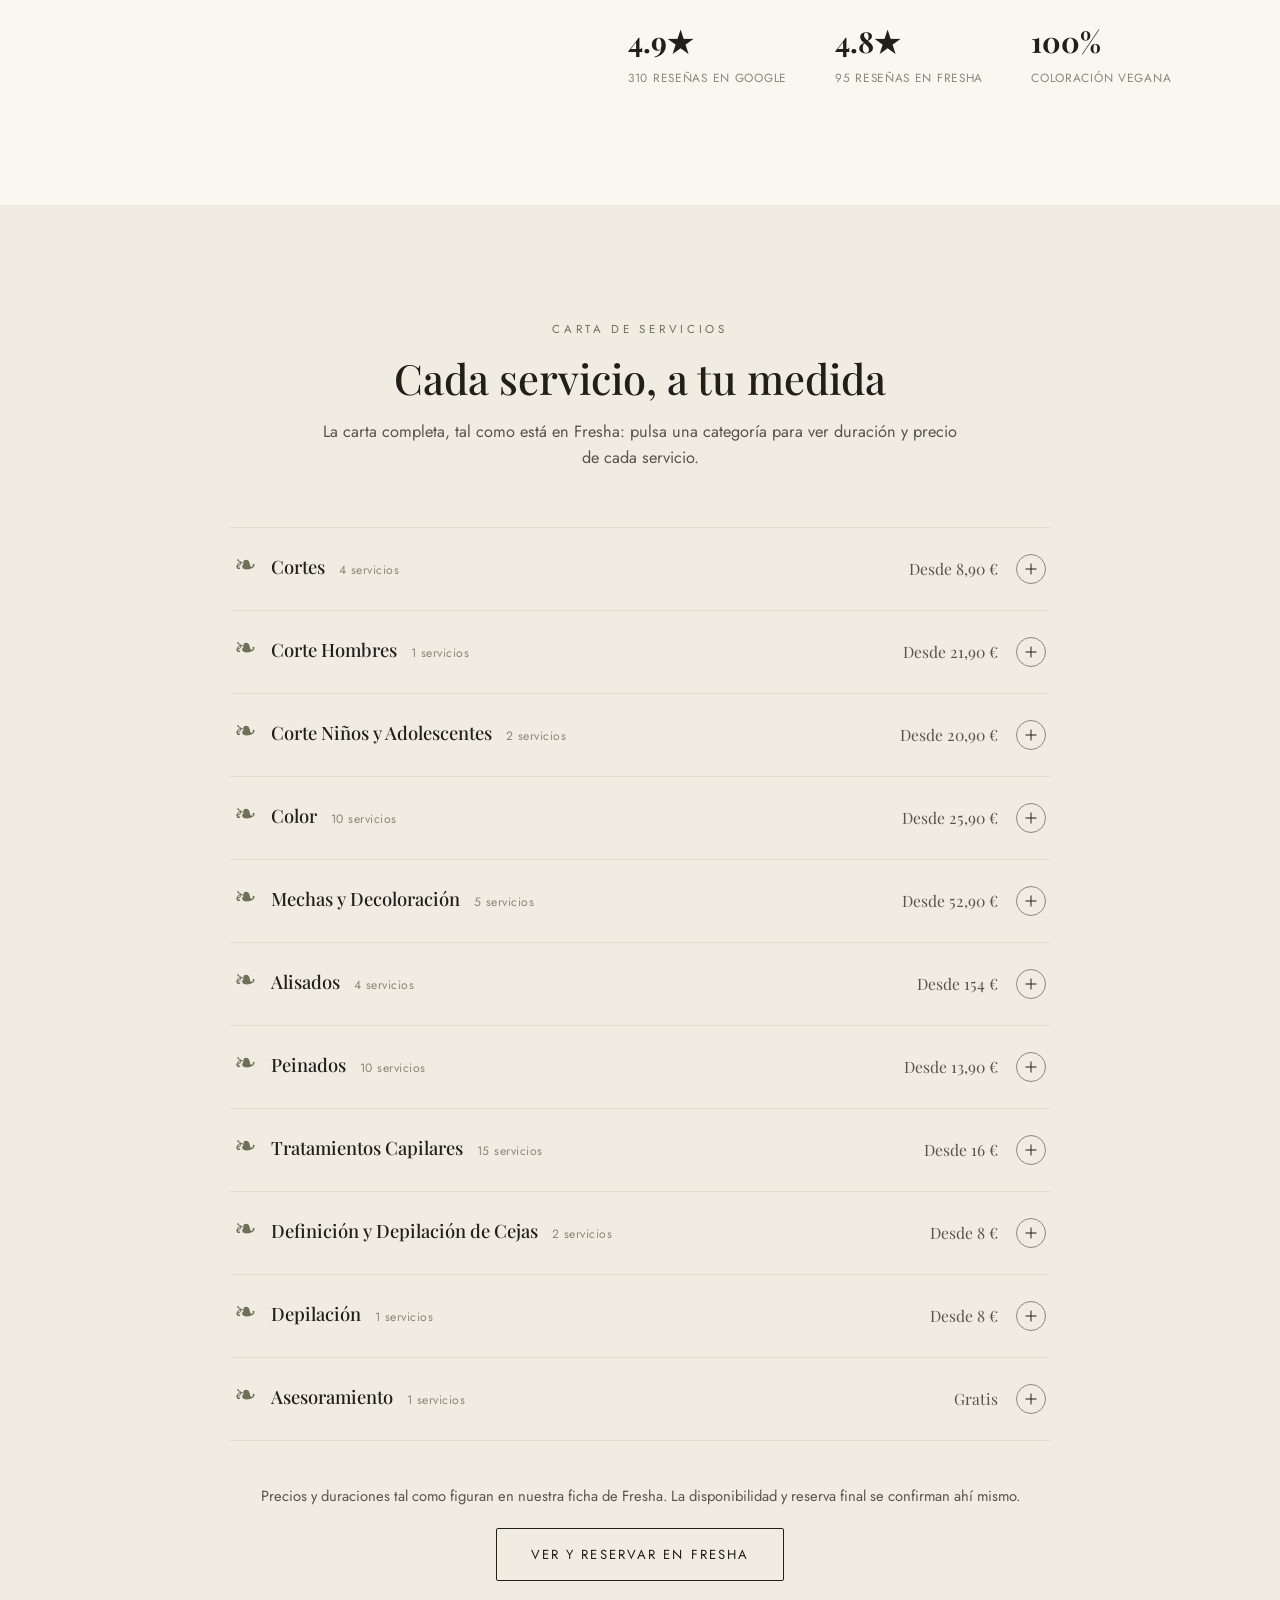
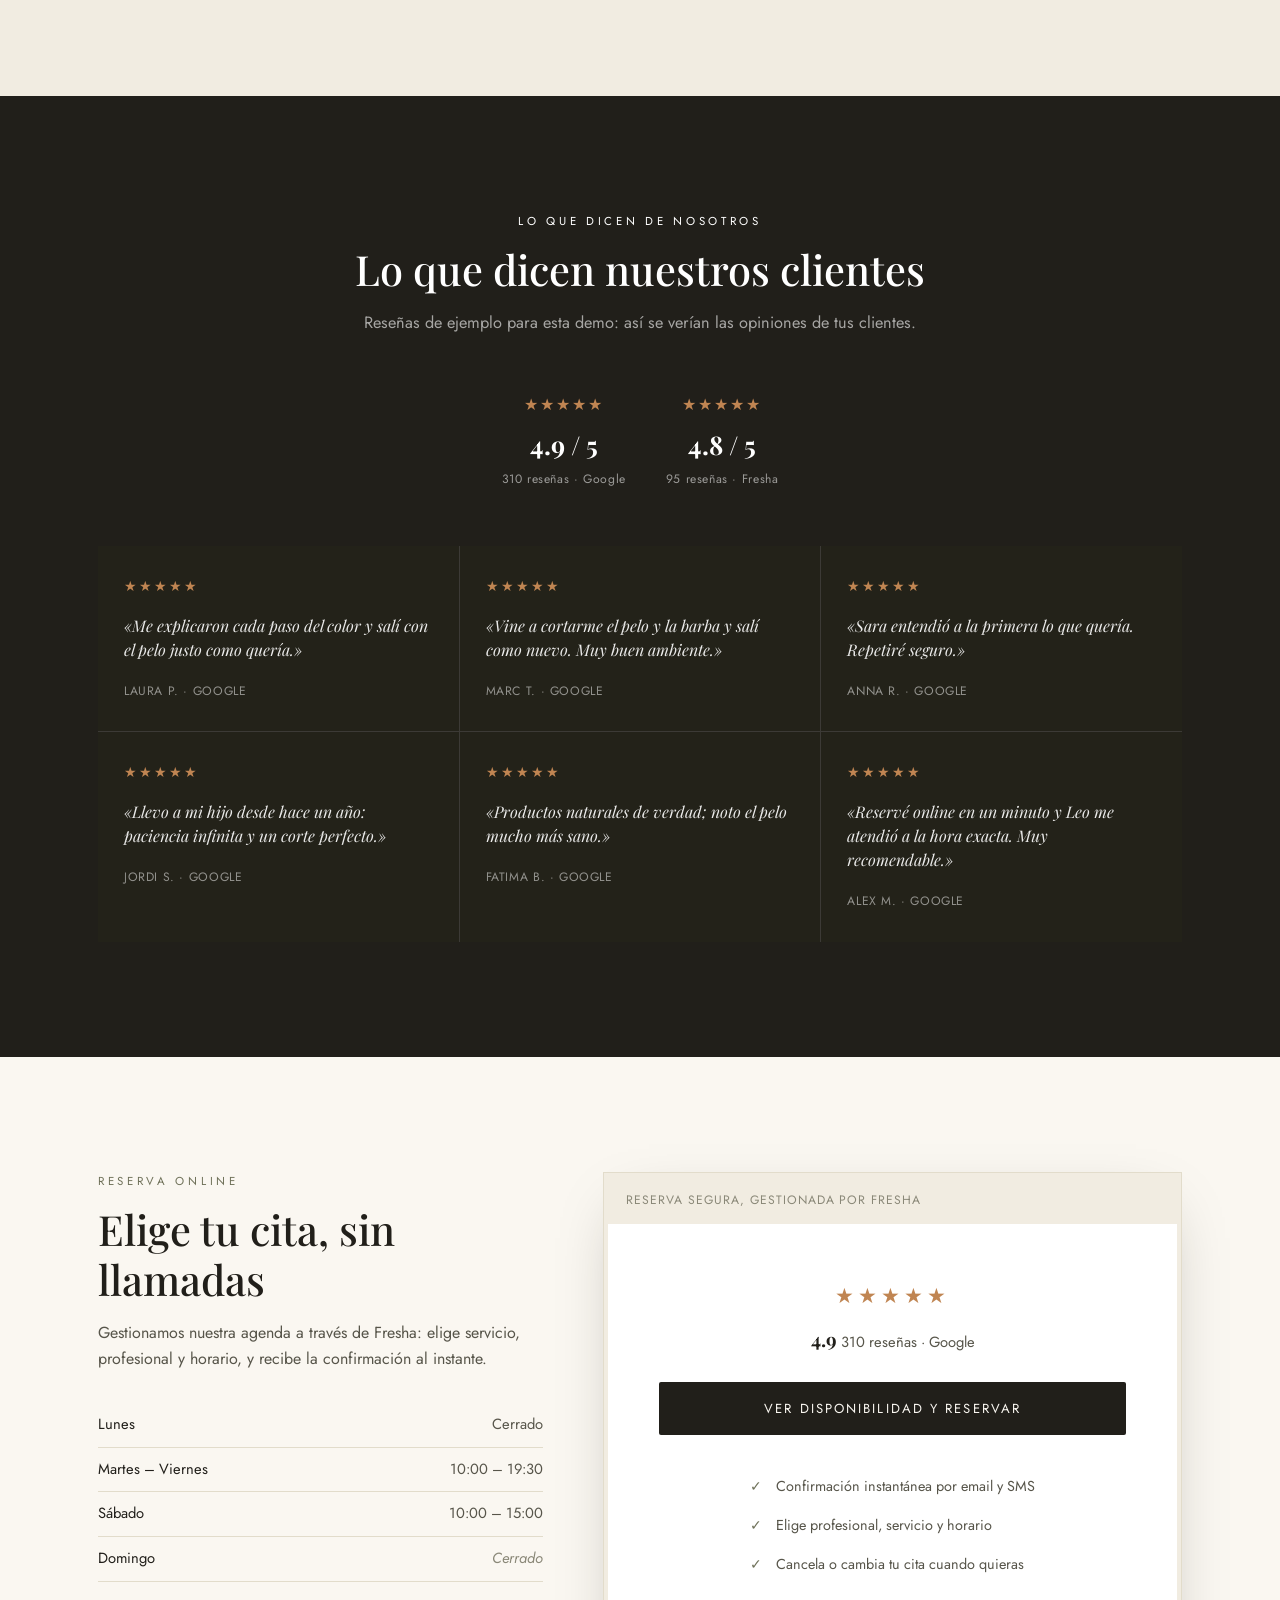
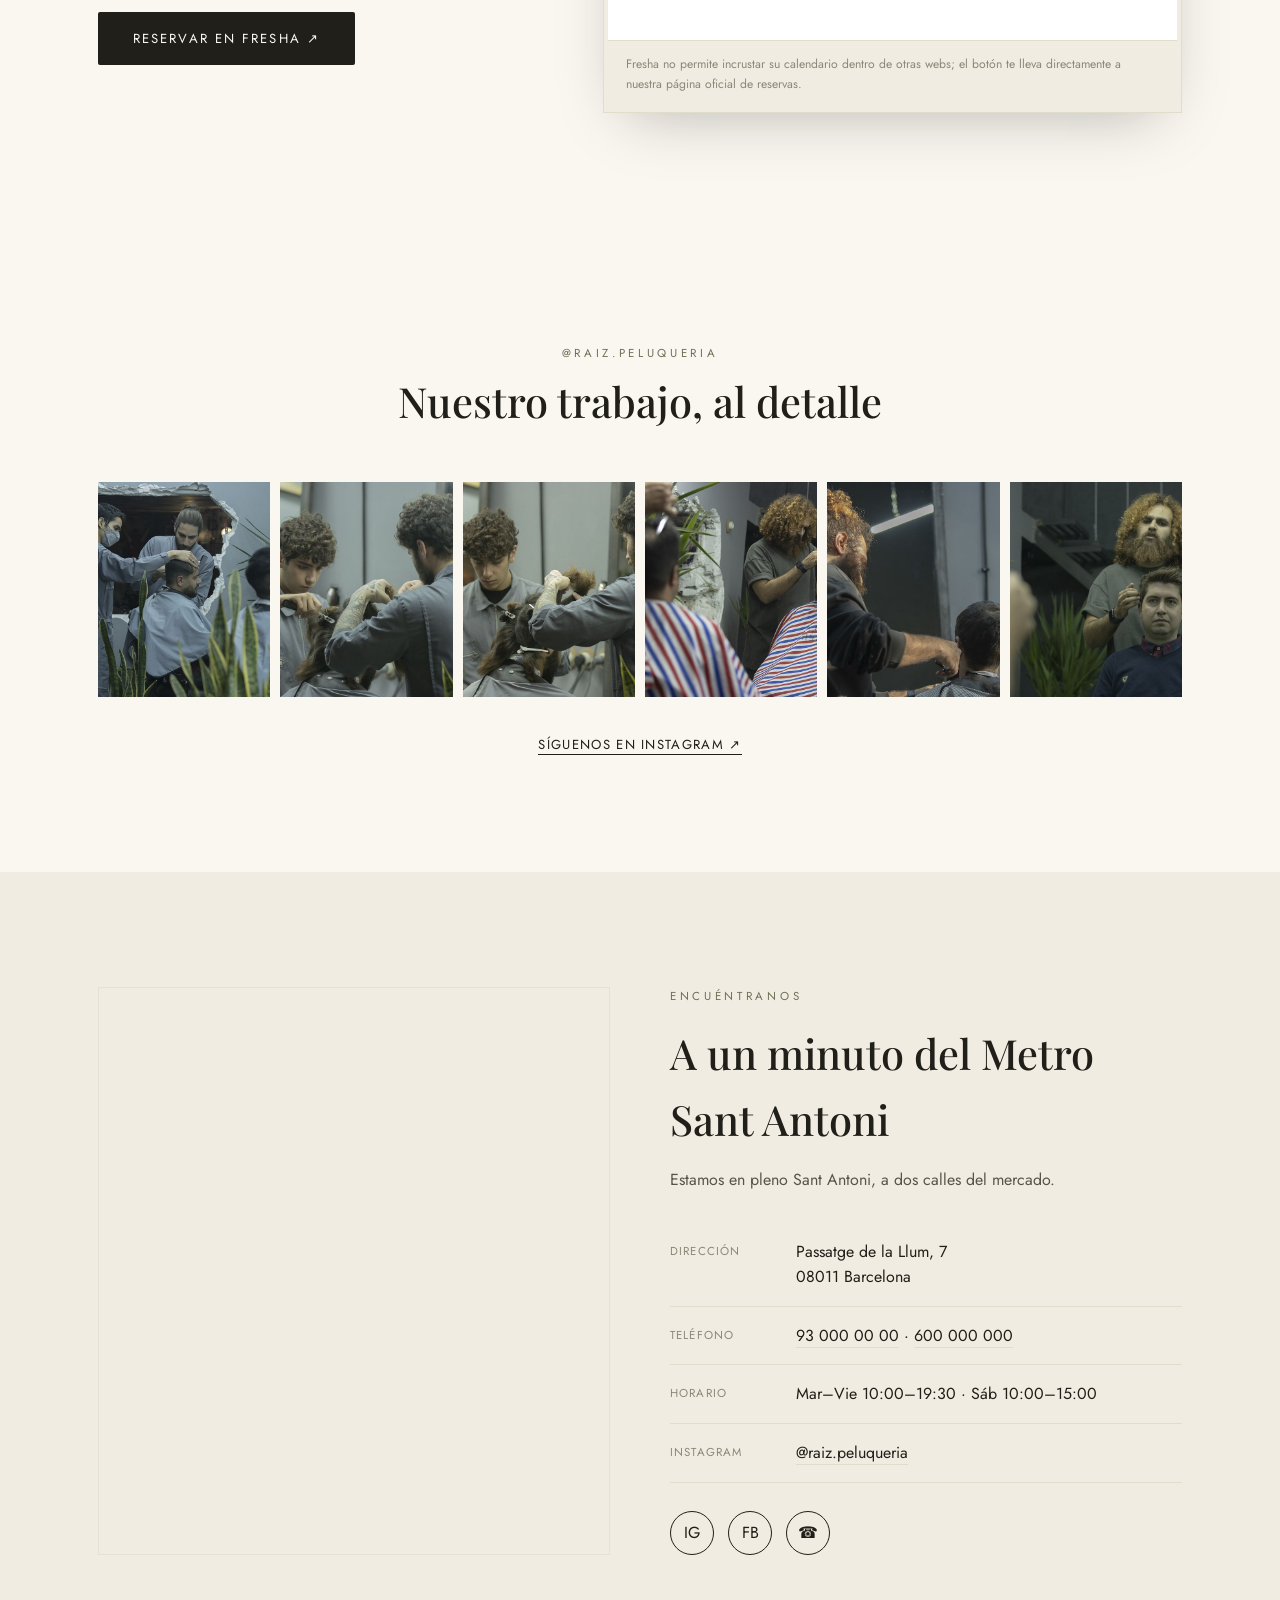
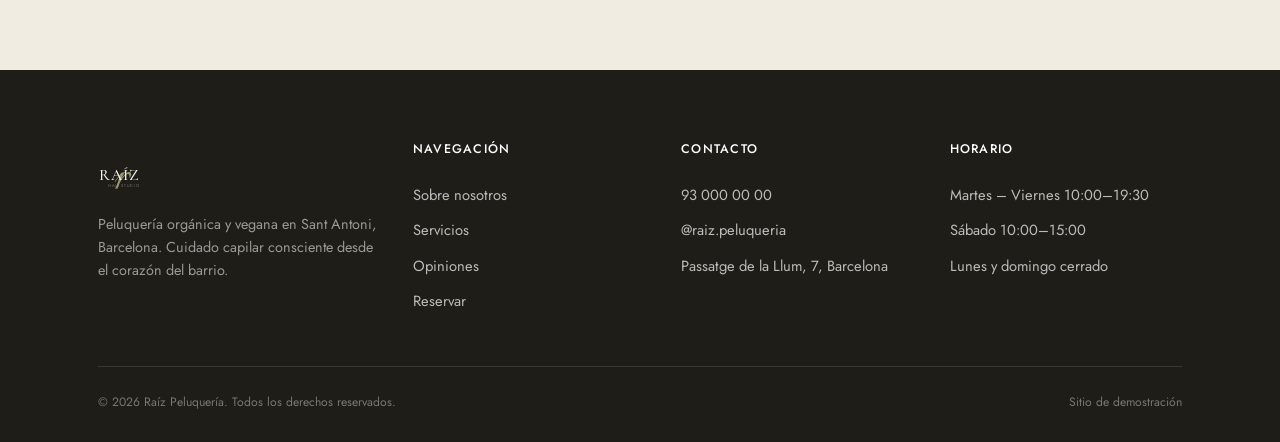
<file: demos/peluqueria/index.html>
<!doctype html>
<html lang="es">
<head>
<meta charset="UTF-8">
<meta name="viewport" content="width=device-width, initial-scale=1.0">
<meta name="robots" content="noindex">
<title>Raíz Peluquería — Peluquería Natural en Sant Antoni, Barcelona</title>
<meta name="description" content="Peluquería orgánica y vegana en Sant Antoni, Barcelona. Cortes, color vegano, mechas, alisados y tratamientos capilares. 4.9★ en Google con más de 700 reseñas.">
<link rel="icon" href="data:image/svg+xml,%3Csvg xmlns='http://www.w3.org/2000/svg' viewBox='0 0 64 64'%3E%3Crect width='64' height='64' fill='%23211f1a'/%3E%3Ctext x='32' y='42' font-family='Georgia,serif' font-size='30' fill='%23faf7f1' text-anchor='middle'%3EM%3C/text%3E%3C/svg%3E">
<link rel="preconnect" href="https://fonts.googleapis.com">
<link rel="preconnect" href="https://fonts.gstatic.com" crossorigin>
<link rel="stylesheet" href="css/style.css">
</head>
<body>

<!-- ============ HEADER ============ -->
<header class="site-header" id="siteHeader">
  <div class="container">
    <a href="#top" class="ml-logo" aria-label="Raíz Peluquería">
      <span class="ml-logo__mark" aria-hidden="true">r</span>
      <span class="ml-logo__name">RAÍZ</span>
      <span class="ml-logo__tag" data-i18n="logo.sub">Hair Studio</span>
    </a>

    <nav class="nav-desktop" aria-label="Navegación principal">
      <a href="#sobre-nosotros" data-i18n="nav.about">Sobre nosotros</a>
      <a href="#servicios" data-i18n="nav.services">Servicios</a>
      <a href="#opiniones" data-i18n="nav.reviews">Opiniones</a>
      <a href="#reservar" data-i18n="nav.booking">Reservar</a>
      <a href="#contacto" data-i18n="nav.contact">Contacto</a>
    </nav>

    <div class="header-right">
      <div class="lang-switch" role="group" aria-label="Selector de idioma">
        <button type="button" data-lang="es" class="active">ES</button><span>/</span>
        <button type="button" data-lang="ca">CA</button><span>/</span>
        <button type="button" data-lang="en">EN</button>
      </div>
      <a href="#reservar" class="btn btn-outline" data-i18n="nav.cta">Reservar cita</a>
      <button class="nav-toggle" id="navToggle" aria-label="Abrir menú"><span></span></button>
    </div>
  </div>
</header>

<!-- ============ MOBILE NAV ============ -->
<div class="mobile-nav" id="mobileNav">
  <button class="mobile-close" id="mobileClose" aria-label="Cerrar menú">&times;</button>
  <a href="#sobre-nosotros" data-i18n="nav.about">Sobre nosotros</a>
  <a href="#servicios" data-i18n="nav.services">Servicios</a>
  <a href="#opiniones" data-i18n="nav.reviews">Opiniones</a>
  <a href="#reservar" data-i18n="nav.booking">Reservar</a>
  <a href="#contacto" data-i18n="nav.contact">Contacto</a>
  <a href="#reservar" class="btn btn-light" data-i18n="nav.cta">Reservar cita</a>
</div>

<!-- ============ HERO ============ -->
<section class="hero" id="top">
  <div class="hero-media"></div>
  
  <div class="hero-content">
    <span class="ml-logo ml-logo--hero ml-logo--light" aria-label="Raíz Peluquería">
      <span class="ml-logo__mark" aria-hidden="true">r</span>
      <span class="ml-logo__name">RAÍZ</span>
      <span class="ml-logo__tag" data-i18n="logo.sub">Hair Studio</span>
    </span>
    <div class="hero-badge">
      <span>★★★★★</span>
      <strong>4.9</strong>
      <span data-i18n="hero.badge">· 310 reseñas en Google</span>
    </div>
    <h1 data-i18n-html="hero.title">Belleza <em>orgánica</em>, con cita cuando quieras</h1>
    <p class="lede" data-i18n="hero.lede">Peluquería vegana y orgánica en el corazón de Sant Antoni. Cortes, color, mechas y tratamientos capilares hechos a mano, con cita online inmediata.</p>
    <div class="hero-ctas">
      <a href="#reservar" class="btn btn-primary" data-i18n="hero.cta1">Reservar cita</a>
      <a href="#servicios" class="btn btn-outline" data-i18n="hero.cta2">Ver servicios</a>
    </div>
  </div>
  <div class="scroll-cue" aria-hidden="true"></div>
</section>

<!-- ============ ABOUT ============ -->
<section class="about" id="sobre-nosotros">
  <div class="container">
    <div class="about-media" data-reveal>
      <img src="img/salon-interior.jpg" alt="Interior del salón Raíz Peluquería" loading="lazy">
      <span class="frame-tag" data-i18n="about.tag">Passatge de la Llum, 7</span>
    </div>
    <div class="about-copy" data-reveal>
      <span class="eyebrow" data-i18n="about.eyebrow">Desde Sant Antoni para Barcelona</span>
      <h2 data-i18n="about.title">Peluquería 100% orgánica, pensada para tu pelo y tu piel</h2>
      <p data-i18n="about.p1">Raíz Peluquería nació con una idea sencilla: cuidar tu imagen sin renunciar a ingredientes limpios. Trabajamos con coloración vegana, técnicas de precisión y productos botánicos en un espacio moderno, minimalista y cálido, a un minuto del metro Sant Antoni.</p>
      <p data-i18n="about.p2">Cortes de mujer, hombre y niño, mechas, alisados, tratamientos capilares y definición de cejas: cada servicio se adapta a ti, con el mismo mimo que si fuera el único cliente del día.</p>
      <div class="about-signature">
        <span class="sig" aria-hidden="true">Sara</span>
        <span class="who">
          <span data-i18n="about.director">Directora · Raíz Peluquería</span>
          <strong data-i18n="about.director_role">Coloración vegana &amp; dirección técnica</strong>
        </span>
      </div>
      <div class="about-stats">
        <div class="stat"><b>4.9★</b><span data-i18n="about.stat1">310 reseñas en Google</span></div>
        <div class="stat"><b>4.8★</b><span data-i18n="about.stat2">95 reseñas en Fresha</span></div>
        <div class="stat"><b>100%</b><span data-i18n="about.stat3">Coloración vegana</span></div>
      </div>
    </div>
  </div>
</section>

<!-- ============ SERVICES ============ -->
<section class="services" id="servicios">
  <div class="container">
    <div class="section-head" data-reveal>
      <span class="eyebrow" data-i18n="services.eyebrow">Carta de servicios</span>
      <h2 data-i18n="services.title">Cada servicio, a tu medida</h2>
      <p data-i18n="services.subtitle">Precios orientativos de nuestros servicios más solicitados. La carta completa y siempre actualizada está disponible al reservar.</p>
    </div>

    <!-- Populated by js/main.js (renderServices) from the real Fresha menu -->
    <div class="services-accordion" id="servicesAccordion" data-reveal></div>

    <div class="services-foot" data-reveal>
      <p data-i18n="services.foot">Precios y duraciones tal como figuran en nuestra ficha de Fresha. La disponibilidad y reserva final se confirman ahí mismo.</p>
      <a href="https://www.fresha.com/" target="_blank" rel="noopener" class="btn btn-outline" data-i18n="services.foot_cta">Ver y reservar en Fresha</a>
    </div>
  </div>
</section>

<!-- ============ REVIEWS ============ -->
<section class="reviews" id="opiniones">
  <div class="container">
    <div class="section-head" data-reveal>
      <span class="eyebrow" data-i18n="reviews.eyebrow">Lo que dicen de nosotros</span>
      <h2 data-i18n="reviews.title">Lo que dicen nuestros clientes</h2>
      <p data-i18n="reviews.subtitle">Reseñas de ejemplo para esta demo: así se verían las opiniones de tus clientes.</p>
    </div>

    <div class="review-badges" data-reveal>
      <div class="review-badge">
        <div class="stars">★★★★★</div>
        <b>4.9 / 5</b>
        <span data-i18n="reviews.badge_fresha">310 reseñas · Google</span>
      </div>
      <div class="review-badge">
        <div class="stars">★★★★★</div>
        <b>4.8 / 5</b>
        <span data-i18n="reviews.badge_treatwell">95 reseñas · Fresha</span>
      </div>
    </div>

    <div class="review-grid" data-reveal>
      <div class="review-card">
        <div class="stars">★★★★★</div>
        <p data-i18n="reviews.r1">«Me explicaron cada paso del color y salí con el pelo justo como quería.»</p>
        <div class="who">Laura P. · Google</div>
      </div>
      <div class="review-card">
        <div class="stars">★★★★★</div>
        <p data-i18n="reviews.r2">«Vine a cortarme el pelo y la barba y salí como nuevo. Muy buen ambiente.»</p>
        <div class="who">Marc T. · Google</div>
      </div>
      <div class="review-card">
        <div class="stars">★★★★★</div>
        <p data-i18n="reviews.r3">«Sara entendió a la primera lo que quería. Repetiré seguro.»</p>
        <div class="who">Anna R. · Google</div>
      </div>
      <div class="review-card">
        <div class="stars">★★★★★</div>
        <p data-i18n="reviews.r4">«Llevo a mi hijo desde hace un año: paciencia infinita y un corte perfecto.»</p>
        <div class="who">Jordi S. · Google</div>
      </div>
      <div class="review-card">
        <div class="stars">★★★★★</div>
        <p data-i18n="reviews.r5">«Productos naturales de verdad; noto el pelo mucho más sano.»</p>
        <div class="who">Fatima B. · Google</div>
      </div>
      <div class="review-card">
        <div class="stars">★★★★★</div>
        <p data-i18n="reviews.r6">«Reservé online en un minuto y Leo me atendió a la hora exacta. Muy recomendable.»</p>
        <div class="who">Alex M. · Google</div>
      </div>
    </div>
  </div>
</section>

<!-- ============ BOOKING ============ -->
<section class="booking" id="reservar">
  <div class="container">
    <div class="booking-info" data-reveal>
      <span class="eyebrow" data-i18n="booking.eyebrow">Reserva online</span>
      <h2 data-i18n="booking.title">Elige tu cita, sin llamadas</h2>
      <p data-i18n="booking.subtitle">Gestionamos nuestra agenda a través de Fresha: elige servicio, profesional y horario, y recibe la confirmación al instante.</p>

      <div class="hours-table">
        <div class="row"><span data-i18n="days.mon">Lunes</span><span data-i18n="hours.closed">Cerrado</span></div>
        <div class="row"><span data-i18n="days.tue_fri">Martes – Viernes</span><span>10:00 – 19:30</span></div>
        <div class="row"><span data-i18n="days.sat">Sábado</span><span>10:00 – 15:00</span></div>
        <div class="row closed"><span data-i18n="days.sun">Domingo</span><span data-i18n="hours.closed">Cerrado</span></div>
      </div>

      <a href="https://www.fresha.com/" target="_blank" rel="noopener" class="btn btn-primary" data-i18n="booking.cta">Reservar en Fresha ↗</a>
    </div>

    <div class="booking-embed" data-reveal>
      <div class="booking-embed-head">
        <span data-i18n="booking.embed_label">Reserva segura, gestionada por Fresha</span>
      </div>
      <div class="booking-embed-panel">
        <div class="booking-embed-stars">★★★★★</div>
        <p class="booking-embed-rating"><strong>4.9</strong> <span data-i18n="reviews.badge_fresha">310 reseñas · Google</span></p>
        <a class="btn btn-primary booking-embed-btn" href="https://www.fresha.com/" target="_blank" rel="noopener">
          <span data-i18n="booking.embed_cta">Ver disponibilidad y reservar</span>
        </a>
        <ul class="booking-embed-list">
          <li data-i18n="booking.embed_point1">Confirmación instantánea por email y SMS</li>
          <li data-i18n="booking.embed_point2">Elige profesional, servicio y horario</li>
          <li data-i18n="booking.embed_point3">Cancela o cambia tu cita cuando quieras</li>
        </ul>
      </div>
      <div class="booking-embed-note" data-i18n="booking.embed_note">Fresha no permite incrustar su calendario dentro de otras webs; el botón te lleva directamente a nuestra página oficial de reservas.</div>
    </div>
  </div>
</section>

<!-- ============ GALLERY / INSTAGRAM ============ -->
<section class="gallery" id="galeria">
  <div class="container">
    <div class="section-head" data-reveal>
      <span class="eyebrow" data-i18n="gallery.eyebrow">@raiz.peluqueria</span>
      <h2 data-i18n="gallery.title">Nuestro trabajo, al detalle</h2>
    </div>
    
    <div class="gallery-grid" data-reveal>
      <a class="ph-tile" href="https://www.instagram.com/" target="_blank" rel="noopener" aria-label="Instagram">
        <img src="img/portfolio-1.jpg" alt="Equipo de Raíz trabajando en el salón" loading="lazy">
      </a>
      <a class="ph-tile" href="https://www.instagram.com/" target="_blank" rel="noopener" aria-label="Instagram">
        <img src="img/portfolio-2.jpg" alt="Estilista cortando el pelo rizado de un cliente" loading="lazy">
      </a>
      <a class="ph-tile" href="https://www.instagram.com/" target="_blank" rel="noopener" aria-label="Instagram">
        <img src="img/portfolio-3.jpg" alt="Corte a tijera, en detalle" loading="lazy">
      </a>
      <a class="ph-tile" href="https://www.instagram.com/" target="_blank" rel="noopener" aria-label="Instagram">
        <img src="img/portfolio-4.jpg" alt="Corte de caballero en el salón" loading="lazy">
      </a>
      <a class="ph-tile" href="https://www.instagram.com/" target="_blank" rel="noopener" aria-label="Instagram">
        <img src="img/portfolio-5.jpg" alt="Repaso del corte y peinado" loading="lazy">
      </a>
      <a class="ph-tile" href="https://www.instagram.com/" target="_blank" rel="noopener" aria-label="Instagram">
        <img src="img/portfolio-6.jpg" alt="Acabado final de un corte" loading="lazy">
      </a>
    </div>
    <div class="gallery-foot" data-reveal>
      <a href="https://www.instagram.com/" target="_blank" rel="noopener" data-i18n="gallery.cta">Síguenos en Instagram ↗</a>
    </div>
  </div>
</section>

<!-- ============ LOCATION / CONTACT ============ -->
<section class="location" id="contacto">
  <div class="container">
    <div class="location-map" data-reveal>
      <iframe
        src="https://www.google.com/maps?q=Sant+Antoni,+Barcelona&output=embed"
        title="Mapa - Raíz Peluquería"
        loading="lazy"
        referrerpolicy="no-referrer-when-downgrade">
      </iframe>
    </div>
    <div class="location-info" data-reveal>
      <span class="eyebrow" data-i18n="location.eyebrow">Encuéntranos</span>
      <h2 data-i18n="location.title">A un minuto del Metro Sant Antoni</h2>
      <p data-i18n="location.p1">Estamos en pleno Sant Antoni, a dos calles del mercado.</p>
      <ul class="contact-list">
        <li><span class="k" data-i18n="location.address_k">Dirección</span><span class="v">Passatge de la Llum, 7<br>08011 Barcelona</span></li>
        <li><span class="k" data-i18n="location.phone_k">Teléfono</span><span class="v"><a href="tel:+34930000000">93 000 00 00</a> · <a href="tel:+34600000000">600 000 000</a></span></li>
        <li><span class="k" data-i18n="location.hours_k">Horario</span><span class="v" data-i18n="location.hours_v">Mar–Vie 10:00–19:30 · Sáb 10:00–15:00</span></li>
        <li><span class="k" data-i18n="location.instagram_k">Instagram</span><span class="v"><a href="https://www.instagram.com/" target="_blank" rel="noopener">@raiz.peluqueria</a></span></li>
      </ul>
      <div class="social-row">
        <a href="https://www.instagram.com/" target="_blank" rel="noopener" aria-label="Instagram">IG</a>
        <a href="https://www.facebook.com/" target="_blank" rel="noopener" aria-label="Facebook">FB</a>
        <a href="tel:+34930000000" aria-label="Llamar">☎</a>
      </div>
    </div>
  </div>
</section>

<!-- ============ FOOTER ============ -->
<footer class="site-footer">
  <div class="container">
    <div class="footer-top">
      <div class="footer-col">
        <a href="#top" class="ml-logo ml-logo--light" aria-label="Raíz Peluquería">
          <span class="ml-logo__mark" aria-hidden="true">r</span>
          <span class="ml-logo__name">RAÍZ</span>
          <span class="ml-logo__tag" data-i18n="logo.sub">Hair Studio</span>
        </a>
        <p data-i18n="footer.about">Peluquería orgánica y vegana en Sant Antoni, Barcelona. Cuidado capilar consciente desde el corazón del barrio.</p>
      </div>
      <div class="footer-col">
        <h4 data-i18n="footer.nav_title">Navegación</h4>
        <ul>
          <li><a href="#sobre-nosotros" data-i18n="nav.about">Sobre nosotros</a></li>
          <li><a href="#servicios" data-i18n="nav.services">Servicios</a></li>
          <li><a href="#opiniones" data-i18n="nav.reviews">Opiniones</a></li>
          <li><a href="#reservar" data-i18n="nav.booking">Reservar</a></li>
        </ul>
      </div>
      <div class="footer-col">
        <h4 data-i18n="footer.contact_title">Contacto</h4>
        <ul>
          <li><a href="tel:+34930000000">93 000 00 00</a></li>
          <li><a href="https://www.instagram.com/" target="_blank" rel="noopener">@raiz.peluqueria</a></li>
          <li data-i18n="footer.address">Passatge de la Llum, 7, Barcelona</li>
        </ul>
      </div>
      <div class="footer-col">
        <h4 data-i18n="footer.hours_title">Horario</h4>
        <ul>
          <li><span data-i18n="days.tue_fri">Martes – Viernes</span> 10:00–19:30</li>
          <li><span data-i18n="days.sat">Sábado</span> 10:00–15:00</li>
          <li data-i18n="hours.closed_days">Lunes y domingo cerrado</li>
        </ul>
      </div>
    </div>
    <div class="footer-bottom">
      <span data-i18n="footer.rights">© 2026 Raíz Peluquería. Todos los derechos reservados.</span>
      <span data-i18n="footer.demo">Sitio de demostración</span>
    </div>
  </div>
</footer>

<script src="js/main.js"></script>
<script src="/demos/demo-kit.js" data-name="Raíz Peluquería"></script>
</body>
</html>
</file>
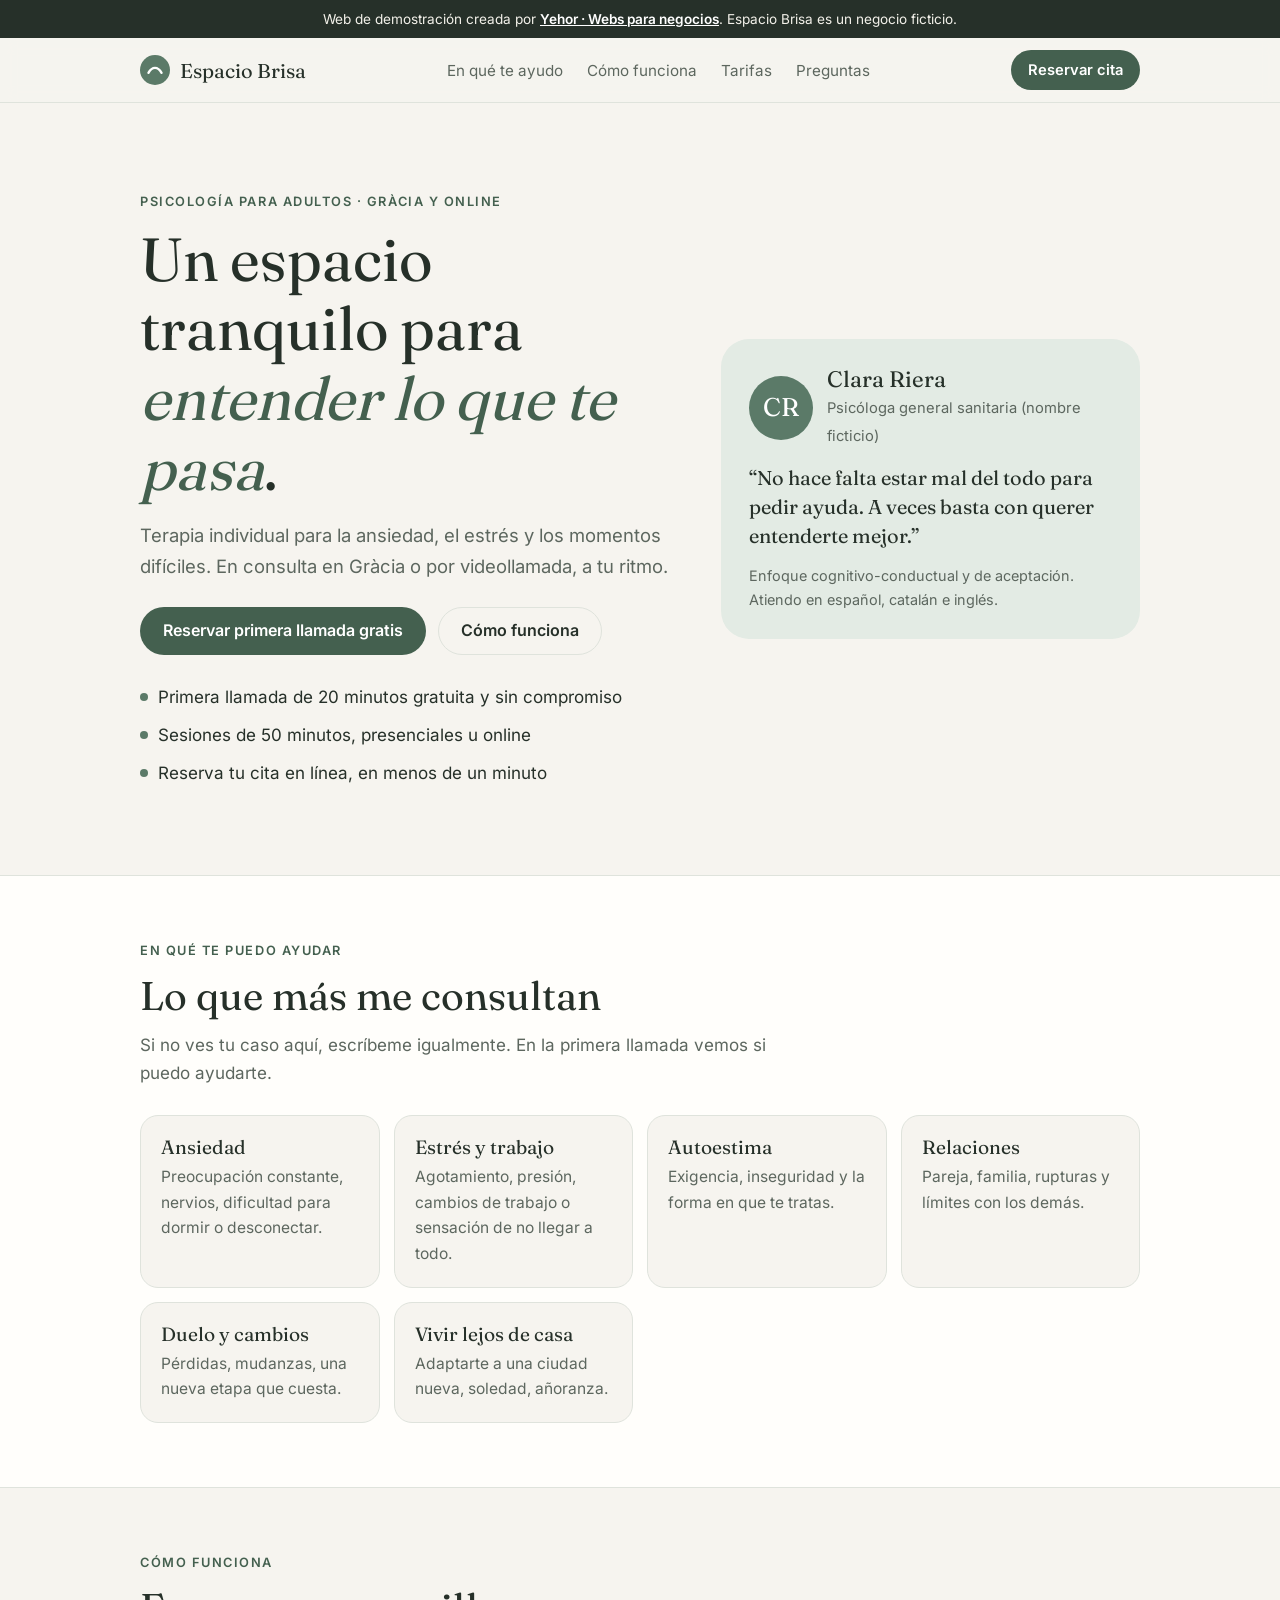
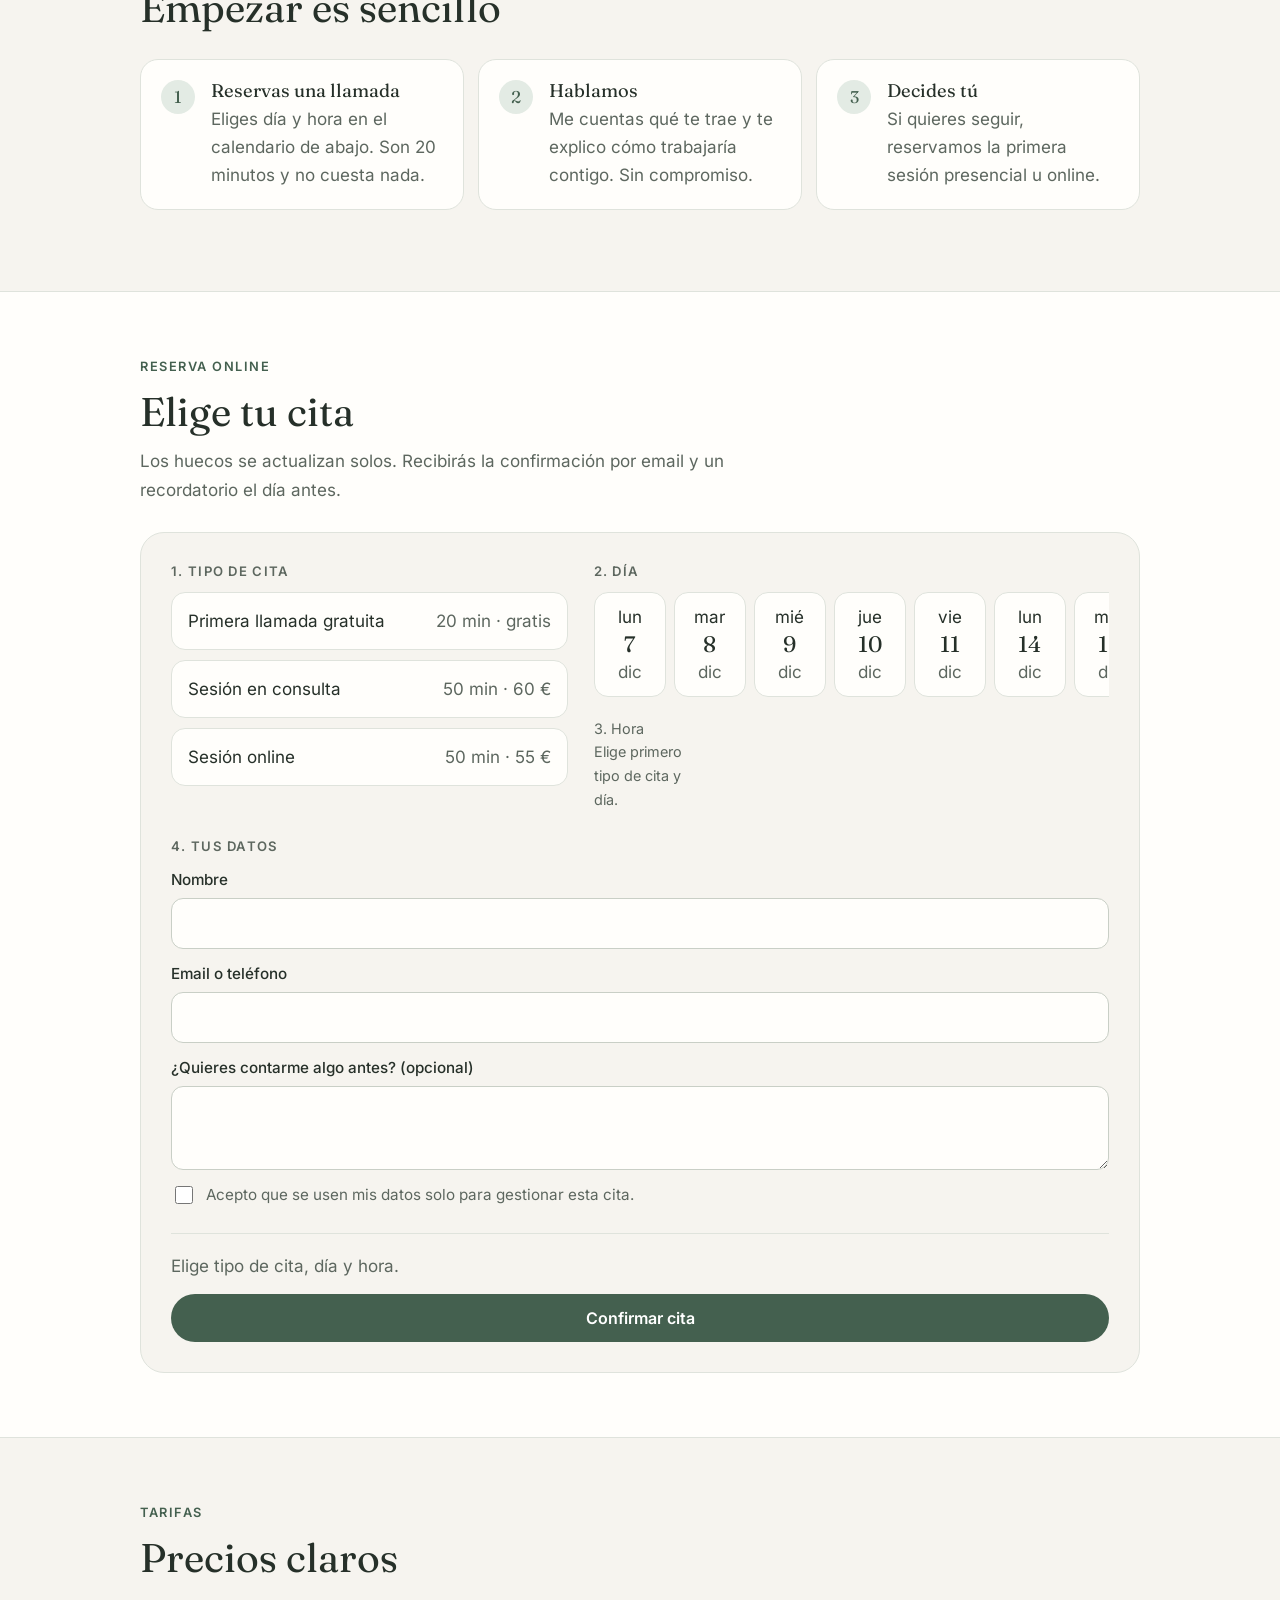
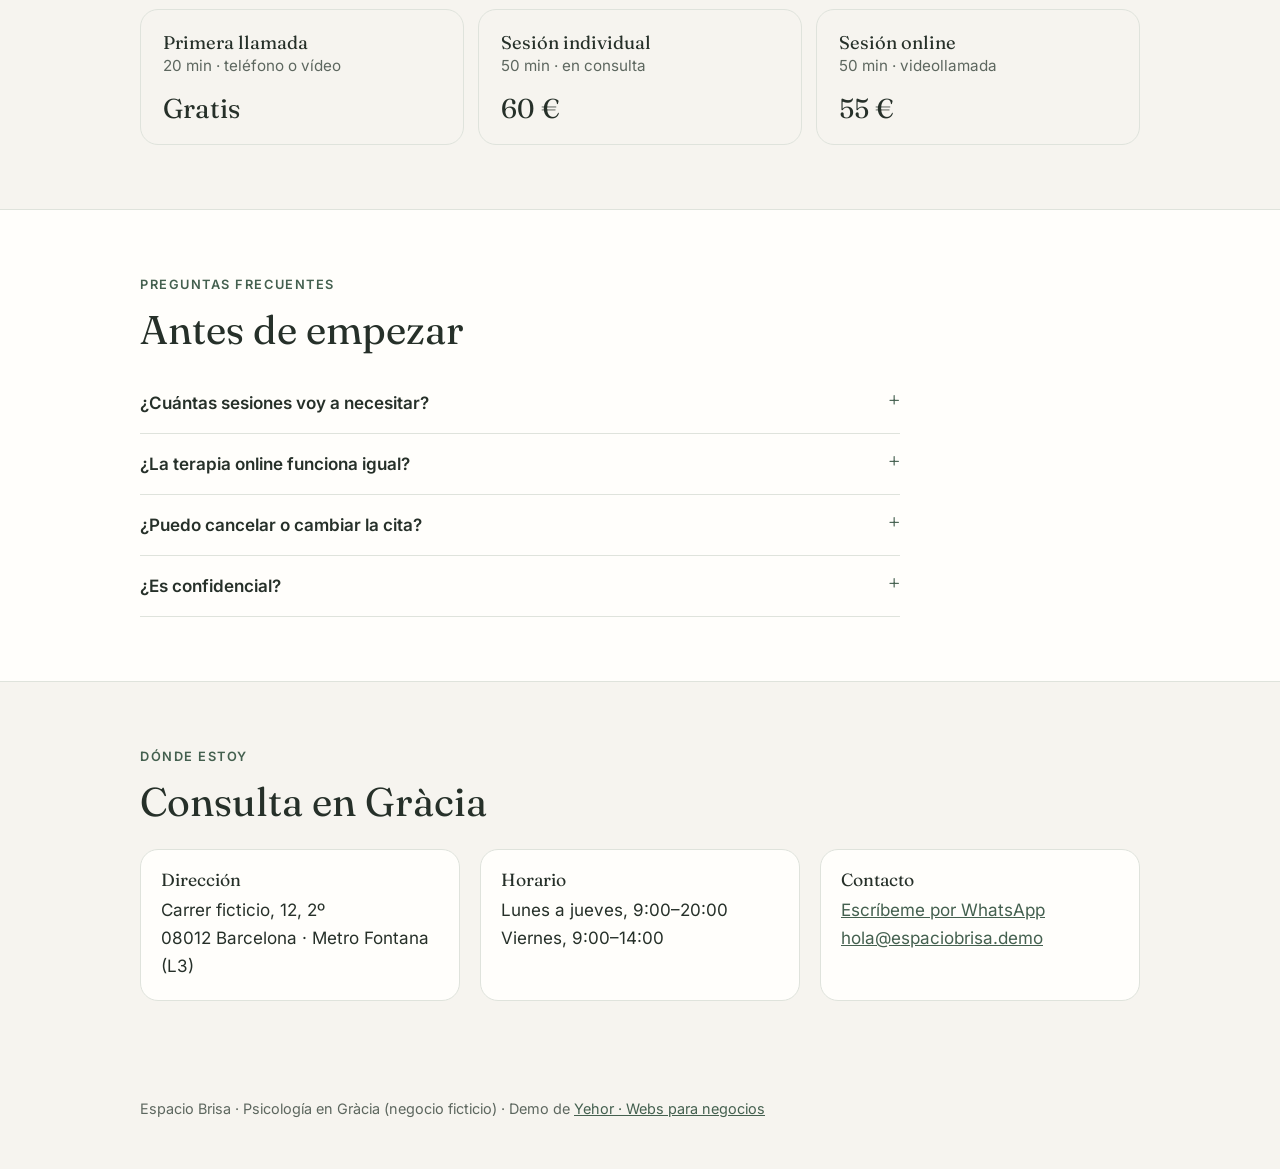
<file: demos/psicologa/index.html>
<!doctype html>
<html lang="es">
<head>
  <meta charset="utf-8">
  <meta name="viewport" content="width=device-width, initial-scale=1">
  <title>Espacio Brisa · Psicología en Gràcia y online (demo)</title>
  <meta name="description" content="Demo de web para psicóloga: terapia para adultos en Gràcia y online, con reserva de cita online.">
  <meta name="robots" content="noindex">
  <link rel="icon" href="data:image/svg+xml,%3Csvg xmlns='http://www.w3.org/2000/svg' viewBox='0 0 64 64'%3E%3Crect width='64' height='64' rx='32' fill='%235b7a68'/%3E%3Cpath d='M18 38c8-14 20-14 28 0' fill='none' stroke='%23fff' stroke-width='5' stroke-linecap='round'/%3E%3C/svg%3E">
  <link rel="preload" href="/fonts/inter-latin.woff2" as="font" type="font/woff2" crossorigin>
  <style>
    @font-face { font-family: "Fraunces"; font-weight: 400 500; font-display: swap; src: url("/fonts/fraunces-latin.woff2") format("woff2"); }
    @font-face { font-family: "Inter"; font-weight: 400 600; font-display: swap; src: url("/fonts/inter-latin.woff2") format("woff2"); }
    :root {
      --bg: #f6f4ef; --surface: #fffefb; --sage: #5b7a68; --sage-dark: #44604f; --sage-soft: #e3ebe4;
      --text: #263029; --muted: #5d675f; --line: #dfe3dc; --sand: #efe7da;
      --serif: "Fraunces", Georgia, serif; --sans: "Inter", system-ui, sans-serif;
    }
    * { box-sizing: border-box; }
    html { scroll-behavior: smooth; scroll-padding-top: 76px; }
    body { margin: 0; background: var(--bg); color: var(--text); font: 400 1.0625rem/1.65 var(--sans); -webkit-font-smoothing: antialiased; }
    h1, h2, h3 { font-family: var(--serif); font-weight: 400; line-height: 1.15; margin: 0; }
    p { margin: 0; }
    a { color: var(--sage-dark); }
    :focus-visible { outline: 2px solid var(--sage); outline-offset: 3px; border-radius: 6px; }
    .wrap { max-width: 1040px; margin: 0 auto; padding: 0 20px; }
    .demo-bar { background: var(--text); color: #f3f1ea; font-size: .85rem; text-align: center; padding: 8px 16px; }
    .demo-bar a { color: #fff; font-weight: 600; }
    header { position: sticky; top: 0; z-index: 10; background: color-mix(in srgb, var(--bg) 90%, transparent); backdrop-filter: blur(8px); border-bottom: 1px solid var(--line); }
    .head { display: flex; align-items: center; justify-content: space-between; height: 64px; gap: 16px; }
    .logo { display: flex; align-items: center; gap: 10px; text-decoration: none; color: var(--text); font-family: var(--serif); font-size: 1.25rem; }
    .logo svg { width: 30px; height: 30px; }
    nav { display: none; gap: 24px; }
    nav a { color: var(--muted); text-decoration: none; font-size: .95rem; }
    .btn { display: inline-flex; align-items: center; justify-content: center; gap: 8px; min-height: 48px; padding: 12px 22px; border-radius: 999px; border: 1px solid transparent; font: 600 1rem/1.2 var(--sans); text-decoration: none; cursor: pointer; }
    .btn--main { background: var(--sage-dark); color: #fff; }
    .btn--main:hover { background: #38513f; }
    .btn--ghost { background: transparent; border-color: var(--line); color: var(--text); }
    .btn--sm { min-height: 40px; padding: 8px 16px; font-size: .92rem; }
    @media (min-width: 820px) { nav { display: flex; } }

    .hero { padding-top: 56px; padding-bottom: 64px; display: grid; gap: 36px; }
    .eyebrow { font-size: .8rem; font-weight: 600; letter-spacing: .12em; text-transform: uppercase; color: var(--sage-dark); margin-bottom: 12px; }
    .hero h1 { font-size: clamp(2.3rem, 8vw, 3.8rem); }
    .hero h1 em { font-style: italic; color: var(--sage-dark); }
    .hero .lead { margin-top: 16px; font-size: 1.15rem; color: var(--muted); max-width: 46ch; }
    .hero .cta { margin-top: 26px; display: flex; flex-wrap: wrap; gap: 12px; }
    .facts { list-style: none; margin: 28px 0 0; padding: 0; display: grid; gap: 10px; }
    .facts li { display: flex; gap: 10px; align-items: flex-start; }
    .facts li::before { content: ""; flex: none; width: 8px; height: 8px; margin-top: .6em; border-radius: 50%; background: var(--sage); }
    .card-calm { border-radius: 28px; background: var(--sage-soft); padding: 28px; display: grid; gap: 14px; align-content: start; }
    .card-calm .who { display: flex; gap: 14px; align-items: center; }
    .avatar { width: 64px; height: 64px; border-radius: 50%; background: var(--sage); color: #fff; display: grid; place-items: center; font: 400 1.6rem/1 var(--serif); flex: none; }
    .card-calm h2 { font-size: 1.4rem; }
    .card-calm small { color: var(--muted); font-size: .92rem; }
    .quote { font-family: var(--serif); font-size: 1.25rem; line-height: 1.45; }
    @media (min-width: 860px) { .hero { grid-template-columns: 1.3fr 1fr; align-items: center; padding-top: 88px; padding-bottom: 88px; } }

    section.block { padding: 64px 0; }
    section.alt { background: var(--surface); border-top: 1px solid var(--line); border-bottom: 1px solid var(--line); }
    h2.title { font-size: clamp(1.8rem, 5.5vw, 2.5rem); margin-bottom: 12px; }
    .sub { color: var(--muted); max-width: 58ch; }
    .topics { margin-top: 28px; display: grid; gap: 14px; grid-template-columns: repeat(auto-fill, minmax(min(100%, 230px), 1fr)); }
    .topic { background: var(--bg); border: 1px solid var(--line); border-radius: 18px; padding: 20px; }
    .topic h3 { font-size: 1.2rem; margin-bottom: 6px; }
    .topic p { color: var(--muted); font-size: .97rem; }
    .steps { margin-top: 28px; display: grid; gap: 14px; counter-reset: s; }
    .steps li { list-style: none; background: var(--surface); border: 1px solid var(--line); border-radius: 18px; padding: 20px 20px 20px 70px; position: relative; }
    .steps li::before { counter-increment: s; content: counter(s); position: absolute; left: 20px; top: 20px; width: 34px; height: 34px; border-radius: 50%; background: var(--sage-soft); color: var(--sage-dark); display: grid; place-items: center; font-family: var(--serif); }
    .steps h3 { font-size: 1.15rem; margin-bottom: 4px; }
    .steps p { color: var(--muted); }
    .steps { padding: 0; }
    @media (min-width: 820px) { .steps { grid-template-columns: repeat(3, 1fr); } }

    /* Reserva */
    .booking { margin-top: 28px; background: var(--bg); border: 1px solid var(--line); border-radius: 24px; padding: 22px; display: grid; gap: 26px; }
    .booking fieldset { border: 0; padding: 0; margin: 0; min-width: 0; }
    .booking legend { font: 600 .82rem/1.3 var(--sans); letter-spacing: .1em; text-transform: uppercase; color: var(--muted); margin-bottom: 12px; padding: 0; }
    .opts { display: grid; gap: 10px; }
    .opt { position: relative; }
    .opt input { position: absolute; inset: 0; opacity: 0; pointer-events: none; }
    .booking > * { min-width: 0; }
    .opt label { display: flex; justify-content: space-between; gap: 12px; padding: 14px 16px; border: 1px solid var(--line); border-radius: 14px; background: var(--surface); cursor: pointer; }
    .opt label span:last-child { color: var(--muted); white-space: nowrap; }
    .opt input:checked + label { border-color: var(--sage-dark); box-shadow: 0 0 0 1px var(--sage-dark); background: var(--sage-soft); }
    .opt input:focus-visible + label { outline: 2px solid var(--sage); outline-offset: 2px; }
    .opt input:disabled + label { opacity: .4; cursor: not-allowed; text-decoration: line-through; }
    .days { display: flex; gap: 8px; overflow-x: auto; padding-bottom: 6px; scrollbar-width: thin; }
    .days .opt label { flex-direction: column; align-items: center; gap: 0; min-width: 72px; padding: 10px 8px; }
    .days .opt label span:last-child { white-space: normal; }
    .days b { font: 400 1.4rem/1.2 var(--serif); }
    .times { display: grid; grid-template-columns: repeat(auto-fill, minmax(84px, 1fr)); gap: 8px; }
    .times .opt label { justify-content: center; }
    .fields { display: grid; gap: 12px; }
    .fields label { display: grid; gap: 6px; font-size: .95rem; font-weight: 500; }
    .fields input, .fields textarea { font: inherit; padding: 12px 14px; border-radius: 12px; border: 1px solid #c9cfc6; background: var(--surface); color: var(--text); }
    .fields textarea { min-height: 84px; resize: vertical; }
    .check { display: flex !important; grid-template-columns: none; gap: 10px !important; align-items: flex-start; font-weight: 400 !important; color: var(--muted); }
    .check input { margin-top: 4px; width: 18px; height: 18px; accent-color: var(--sage-dark); }
    .summary { border-top: 1px solid var(--line); padding-top: 18px; display: grid; gap: 14px; }
    .summary p { color: var(--muted); }
    .summary strong { color: var(--text); }
    .error { color: #a3402f; font-weight: 500; }
    .done { text-align: center; padding: 26px 10px; display: grid; gap: 12px; justify-items: center; }
    .done .ok { width: 64px; height: 64px; border-radius: 50%; background: var(--sage-soft); color: var(--sage-dark); display: grid; place-items: center; }
    .done h3 { font-size: 1.6rem; }
    .done .note { font-size: .9rem; color: var(--muted); max-width: 46ch; background: var(--sand); padding: 10px 14px; border-radius: 12px; }
    .hint { font-size: .9rem; color: var(--muted); }
    @media (min-width: 860px) { .booking { grid-template-columns: 1fr 1.3fr; padding: 30px; } .booking .full { grid-column: 1 / -1; } }

    .prices { margin-top: 28px; display: grid; gap: 14px; }
    .price { background: var(--bg); border: 1px solid var(--line); border-radius: 18px; padding: 22px; display: flex; justify-content: space-between; align-items: baseline; gap: 16px; }
    .price h3 { font-size: 1.15rem; }
    .price p { color: var(--muted); font-size: .95rem; }
    .price b { font: 400 1.7rem/1 var(--serif); white-space: nowrap; }
    @media (min-width: 820px) { .prices { grid-template-columns: repeat(3, 1fr); } .price { flex-direction: column; } }
    details { border-bottom: 1px solid var(--line); padding: 16px 0; }
    summary { cursor: pointer; font-weight: 600; list-style: none; display: flex; justify-content: space-between; gap: 16px; }
    summary::after { content: "+"; font-family: var(--serif); font-size: 1.4rem; line-height: 1; color: var(--sage-dark); }
    details[open] summary::after { content: "–"; }
    details p { margin-top: 10px; color: var(--muted); max-width: 64ch; }
    .faq { margin-top: 20px; max-width: 760px; }
    .contact { display: grid; gap: 20px; margin-top: 24px; }
    .contact div { background: var(--surface); border: 1px solid var(--line); border-radius: 18px; padding: 20px; }
    .contact h3 { font-size: 1.1rem; margin-bottom: 6px; }
    @media (min-width: 820px) { .contact { grid-template-columns: repeat(3, 1fr); } }
    footer { padding: 32px 0 48px; color: var(--muted); font-size: .9rem; }
    .toast { position: fixed; left: 50%; bottom: 20px; transform: translate(-50%, 20px); opacity: 0; pointer-events: none; background: var(--text); color: #fff; padding: 12px 18px; border-radius: 12px; font-size: .95rem; transition: .25s; max-width: calc(100% - 32px); z-index: 50; }
    .toast.on { opacity: 1; transform: translate(-50%, 0); }
    @media (prefers-reduced-motion: reduce) { html { scroll-behavior: auto; } .toast { transition: none; } }
  </style>
</head>
<body>
  <div class="demo-bar">Web de demostración creada por <a href="/">Yehor · Webs para negocios</a>. Espacio Brisa es un negocio ficticio.</div>

  <header>
    <div class="wrap head">
      <a class="logo" href="#top" aria-label="Espacio Brisa, inicio">
        <svg viewBox="0 0 64 64" aria-hidden="true"><circle cx="32" cy="32" r="32" fill="#5b7a68"/><path d="M18 38c8-14 20-14 28 0" fill="none" stroke="#fff" stroke-width="5" stroke-linecap="round"/></svg>
        Espacio Brisa
      </a>
      <nav aria-label="Secciones">
        <a href="#ayuda">En qué te ayudo</a>
        <a href="#como">Cómo funciona</a>
        <a href="#tarifas">Tarifas</a>
        <a href="#preguntas">Preguntas</a>
      </nav>
      <a class="btn btn--main btn--sm" href="#reservar">Reservar cita</a>
    </div>
  </header>

  <main id="top">
    <div class="wrap hero">
      <div>
        <p class="eyebrow">Psicología para adultos · Gràcia y online</p>
        <h1>Un espacio tranquilo para <em>entender lo que te pasa</em>.</h1>
        <p class="lead">Terapia individual para la ansiedad, el estrés y los momentos difíciles. En consulta en Gràcia o por videollamada, a tu ritmo.</p>
        <div class="cta">
          <a class="btn btn--main" href="#reservar">Reservar primera llamada gratis</a>
          <a class="btn btn--ghost" href="#como">Cómo funciona</a>
        </div>
        <ul class="facts">
          <li>Primera llamada de 20 minutos gratuita y sin compromiso</li>
          <li>Sesiones de 50 minutos, presenciales u online</li>
          <li>Reserva tu cita en línea, en menos de un minuto</li>
        </ul>
      </div>
      <aside class="card-calm" aria-label="Sobre la psicóloga">
        <div class="who">
          <div class="avatar" aria-hidden="true">CR</div>
          <div><h2>Clara Riera</h2><small>Psicóloga general sanitaria (nombre ficticio)</small></div>
        </div>
        <p class="quote">“No hace falta estar mal del todo para pedir ayuda. A veces basta con querer entenderte mejor.”</p>
        <p class="hint">Enfoque cognitivo-conductual y de aceptación. Atiendo en español, catalán e inglés.</p>
      </aside>
    </div>

    <section class="block alt" id="ayuda" aria-labelledby="t-ayuda">
      <div class="wrap">
        <p class="eyebrow">En qué te puedo ayudar</p>
        <h2 class="title" id="t-ayuda">Lo que más me consultan</h2>
        <p class="sub">Si no ves tu caso aquí, escríbeme igualmente. En la primera llamada vemos si puedo ayudarte.</p>
        <div class="topics">
          <div class="topic"><h3>Ansiedad</h3><p>Preocupación constante, nervios, dificultad para dormir o desconectar.</p></div>
          <div class="topic"><h3>Estrés y trabajo</h3><p>Agotamiento, presión, cambios de trabajo o sensación de no llegar a todo.</p></div>
          <div class="topic"><h3>Autoestima</h3><p>Exigencia, inseguridad y la forma en que te tratas.</p></div>
          <div class="topic"><h3>Relaciones</h3><p>Pareja, familia, rupturas y límites con los demás.</p></div>
          <div class="topic"><h3>Duelo y cambios</h3><p>Pérdidas, mudanzas, una nueva etapa que cuesta.</p></div>
          <div class="topic"><h3>Vivir lejos de casa</h3><p>Adaptarte a una ciudad nueva, soledad, añoranza.</p></div>
        </div>
      </div>
    </section>

    <section class="block" id="como" aria-labelledby="t-como">
      <div class="wrap">
        <p class="eyebrow">Cómo funciona</p>
        <h2 class="title" id="t-como">Empezar es sencillo</h2>
        <ol class="steps">
          <li><h3>Reservas una llamada</h3><p>Eliges día y hora en el calendario de abajo. Son 20 minutos y no cuesta nada.</p></li>
          <li><h3>Hablamos</h3><p>Me cuentas qué te trae y te explico cómo trabajaría contigo. Sin compromiso.</p></li>
          <li><h3>Decides tú</h3><p>Si quieres seguir, reservamos la primera sesión presencial u online.</p></li>
        </ol>
      </div>
    </section>

    <section class="block alt" id="reservar" aria-labelledby="t-reservar">
      <div class="wrap">
        <p class="eyebrow">Reserva online</p>
        <h2 class="title" id="t-reservar">Elige tu cita</h2>
        <p class="sub">Los huecos se actualizan solos. Recibirás la confirmación por email y un recordatorio el día antes.</p>

        <form class="booking" id="booking" novalidate>
          <fieldset>
            <legend>1. Tipo de cita</legend>
            <div class="opts" id="types"></div>
          </fieldset>
          <fieldset>
            <legend>2. Día</legend>
            <div class="days" id="days"></div>
            <p class="hint" style="margin-top:14px">3. Hora</p>
            <div class="times" id="times" role="radiogroup" aria-label="Hora"></div>
          </fieldset>
          <fieldset class="full">
            <legend>4. Tus datos</legend>
            <div class="fields">
              <label>Nombre<input name="name" autocomplete="name" required></label>
              <label>Email o teléfono<input name="contact" autocomplete="email" required></label>
              <label>¿Quieres contarme algo antes? (opcional)<textarea name="note"></textarea></label>
              <label class="check"><input type="checkbox" name="ok" required> Acepto que se usen mis datos solo para gestionar esta cita.</label>
            </div>
          </fieldset>
          <div class="summary full" aria-live="polite">
            <p id="summary">Elige tipo de cita, día y hora.</p>
            <p class="error" id="error" hidden></p>
            <button class="btn btn--main" type="submit">Confirmar cita</button>
          </div>
        </form>
      </div>
    </section>

    <section class="block" id="tarifas" aria-labelledby="t-tarifas">
      <div class="wrap">
        <p class="eyebrow">Tarifas</p>
        <h2 class="title" id="t-tarifas">Precios claros</h2>
        <div class="prices">
          <div class="price"><div><h3>Primera llamada</h3><p>20 min · teléfono o vídeo</p></div><b>Gratis</b></div>
          <div class="price"><div><h3>Sesión individual</h3><p>50 min · en consulta</p></div><b>60 €</b></div>
          <div class="price"><div><h3>Sesión online</h3><p>50 min · videollamada</p></div><b>55 €</b></div>
        </div>
      </div>
    </section>

    <section class="block alt" id="preguntas" aria-labelledby="t-faq">
      <div class="wrap">
        <p class="eyebrow">Preguntas frecuentes</p>
        <h2 class="title" id="t-faq">Antes de empezar</h2>
        <div class="faq">
          <details><summary>¿Cuántas sesiones voy a necesitar?</summary><p>Depende de cada persona. Normalmente revisamos cómo vas cada pocas sesiones y decidimos juntos si seguir, espaciar o terminar.</p></details>
          <details><summary>¿La terapia online funciona igual?</summary><p>Para la mayoría de consultas, sí. Solo necesitas un sitio tranquilo y conexión a internet. Te envío el enlace al reservar.</p></details>
          <details><summary>¿Puedo cancelar o cambiar la cita?</summary><p>Sí, sin coste hasta 24 horas antes, desde el mismo email de confirmación.</p></details>
          <details><summary>¿Es confidencial?</summary><p>Totalmente. Todo lo que hablamos queda entre tú y yo, según el código deontológico y la ley de protección de datos.</p></details>
        </div>
      </div>
    </section>

    <section class="block" id="contacto" aria-labelledby="t-contacto">
      <div class="wrap">
        <p class="eyebrow">Dónde estoy</p>
        <h2 class="title" id="t-contacto">Consulta en Gràcia</h2>
        <div class="contact">
          <div><h3>Dirección</h3><p>Carrer ficticio, 12, 2º<br>08012 Barcelona · Metro Fontana (L3)</p></div>
          <div><h3>Horario</h3><p>Lunes a jueves, 9:00–20:00<br>Viernes, 9:00–14:00</p></div>
          <div><h3>Contacto</h3><p><a href="#" data-demo>Escríbeme por WhatsApp</a><br><a href="#" data-demo>hola@espaciobrisa.demo</a></p></div>
        </div>
      </div>
    </section>
  </main>

  <footer>
    <div class="wrap">Espacio Brisa · Psicología en Gràcia (negocio ficticio) · Demo de <a href="/">Yehor · Webs para negocios</a></div>
  </footer>

  <div class="toast" id="toast" role="status"></div>

  <script>
  (function () {
    var TYPES = [
      { id: "intro", name: "Primera llamada gratuita", info: "20 min · gratis", step: 30 },
      { id: "session", name: "Sesión en consulta", info: "50 min · 60 €", step: 60 },
      { id: "online", name: "Sesión online", info: "50 min · 55 €", step: 60 }
    ];
    var DAYS_ES = ["dom", "lun", "mar", "mié", "jue", "vie", "sáb"];
    var MONTHS = ["ene", "feb", "mar", "abr", "may", "jun", "jul", "ago", "sep", "oct", "nov", "dic"];
    var form = document.getElementById("booking");
    var state = { type: null, day: null, time: null };
    function f(n) { return form.elements.namedItem(n); }

    function el(html) { var d = document.createElement("div"); d.innerHTML = html.trim(); return d.firstChild; }
    function opt(group, value, label, extra, disabled) {
      var id = group + "-" + value;
      return el('<div class="opt"><input type="radio" name="' + group + '" id="' + id + '" value="' + value + '"' + (disabled ? " disabled" : "") + '><label for="' + id + '"><span>' + label + '</span><span>' + (extra || "") + '</span></label></div>');
    }
    // Disponibilidad simulada pero estable para cada día
    function busy(dateKey, time) {
      var h = 0, s = dateKey + time;
      for (var i = 0; i < s.length; i++) h = (h * 31 + s.charCodeAt(i)) % 997;
      return h % 3 === 0;
    }

    TYPES.forEach(function (t) { document.getElementById("types").appendChild(opt("type", t.id, t.name, t.info)); });

    var days = [], d = new Date();
    d.setHours(0, 0, 0, 0);
    while (days.length < 10) {
      d.setDate(d.getDate() + 1);
      if (d.getDay() !== 0 && d.getDay() !== 6) days.push(new Date(d));
    }
    days.forEach(function (day) {
      var key = day.getFullYear() + "-" + String(day.getMonth() + 1).padStart(2, "0") + "-" + String(day.getDate()).padStart(2, "0");
      var o = opt("day", key, DAYS_ES[day.getDay()], "", false);
      o.querySelector("label").innerHTML = "<span>" + DAYS_ES[day.getDay()] + "</span><b>" + day.getDate() + "</b><span>" + MONTHS[day.getMonth()] + "</span>";
      document.getElementById("days").appendChild(o);
    });

    function renderTimes() {
      var box = document.getElementById("times");
      box.innerHTML = "";
      state.time = null;
      if (!state.day || !state.type) {
        box.appendChild(el('<p class="hint">Elige primero tipo de cita y día.</p>'));
        return;
      }
      var t = TYPES.filter(function (x) { return x.id === state.type; })[0];
      var dt = new Date(state.day + "T00:00");
      var end = dt.getDay() === 5 ? 14 : 20;
      for (var m = 9 * 60; m < end * 60; m += t.step) {
        var hh = String(Math.floor(m / 60)).padStart(2, "0") + ":" + String(m % 60).padStart(2, "0");
        box.appendChild(opt("time", hh, hh, "", busy(state.day, hh)));
      }
    }

    function label() {
      var t = TYPES.filter(function (x) { return x.id === state.type; })[0];
      var dt = state.day && new Date(state.day + "T00:00");
      if (!t || !dt || !state.time) return null;
      return t.name + " · " + DAYS_ES[dt.getDay()] + " " + dt.getDate() + " " + MONTHS[dt.getMonth()] + " a las " + state.time + " (" + t.info + ")";
    }

    form.addEventListener("change", function (e) {
      var n = e.target.name;
      if (n === "type" || n === "day") { state[n] = e.target.value; renderTimes(); }
      if (n === "time") state.time = e.target.value;
      var l = label();
      document.getElementById("summary").innerHTML = l ? "Tu cita: <strong>" + l + "</strong>" : "Elige tipo de cita, día y hora.";
    });

    form.addEventListener("submit", function (e) {
      e.preventDefault();
      var err = document.getElementById("error");
      var l = label();
      var msg = !l ? "Falta elegir tipo de cita, día y hora." :
        !f("name").value.trim() ? "Escribe tu nombre." :
        !f("contact").value.trim() ? "Déjame un email o teléfono para confirmarte." :
        !f("ok").checked ? "Marca la casilla de datos para continuar." : "";
      err.hidden = !msg; err.textContent = msg;
      if (msg) return;
      var name = f("name").value.trim().split(" ")[0];
      var done = el('<div class="done full" tabindex="-1"><div class="ok" aria-hidden="true"><svg width="30" height="30" viewBox="0 0 24 24" fill="none" stroke="currentColor" stroke-width="2.4" stroke-linecap="round" stroke-linejoin="round"><path d="M5 12.5l4.5 4.5L19 7.5"/></svg></div><h3></h3><p></p><p class="note">Esto es una demo: no se ha enviado nada. En una web real, la cita entraría en el calendario de la psicóloga y te llegaría la confirmación por email o WhatsApp.</p><button class="btn btn--ghost" type="button">Hacer otra reserva</button></div>');
      done.querySelector("h3").textContent = "¡Gracias, " + name + "!";
      done.querySelector("p").textContent = "Cita reservada: " + l + ".";
      done.querySelector("button").addEventListener("click", function () { location.reload(); });
      form.innerHTML = "";
      form.appendChild(done);
      done.focus();
    });

    renderTimes();

    var toast = document.getElementById("toast"), tt;
    document.querySelectorAll("[data-demo]").forEach(function (a) {
      a.addEventListener("click", function (e) {
        e.preventDefault();
        toast.textContent = "Demo: en una web real, este enlace abriría WhatsApp o el email de la psicóloga.";
        toast.classList.add("on"); clearTimeout(tt);
        tt = setTimeout(function () { toast.classList.remove("on"); }, 3200);
      });
    });
  })();
  </script>
</body>
</html>
</file>
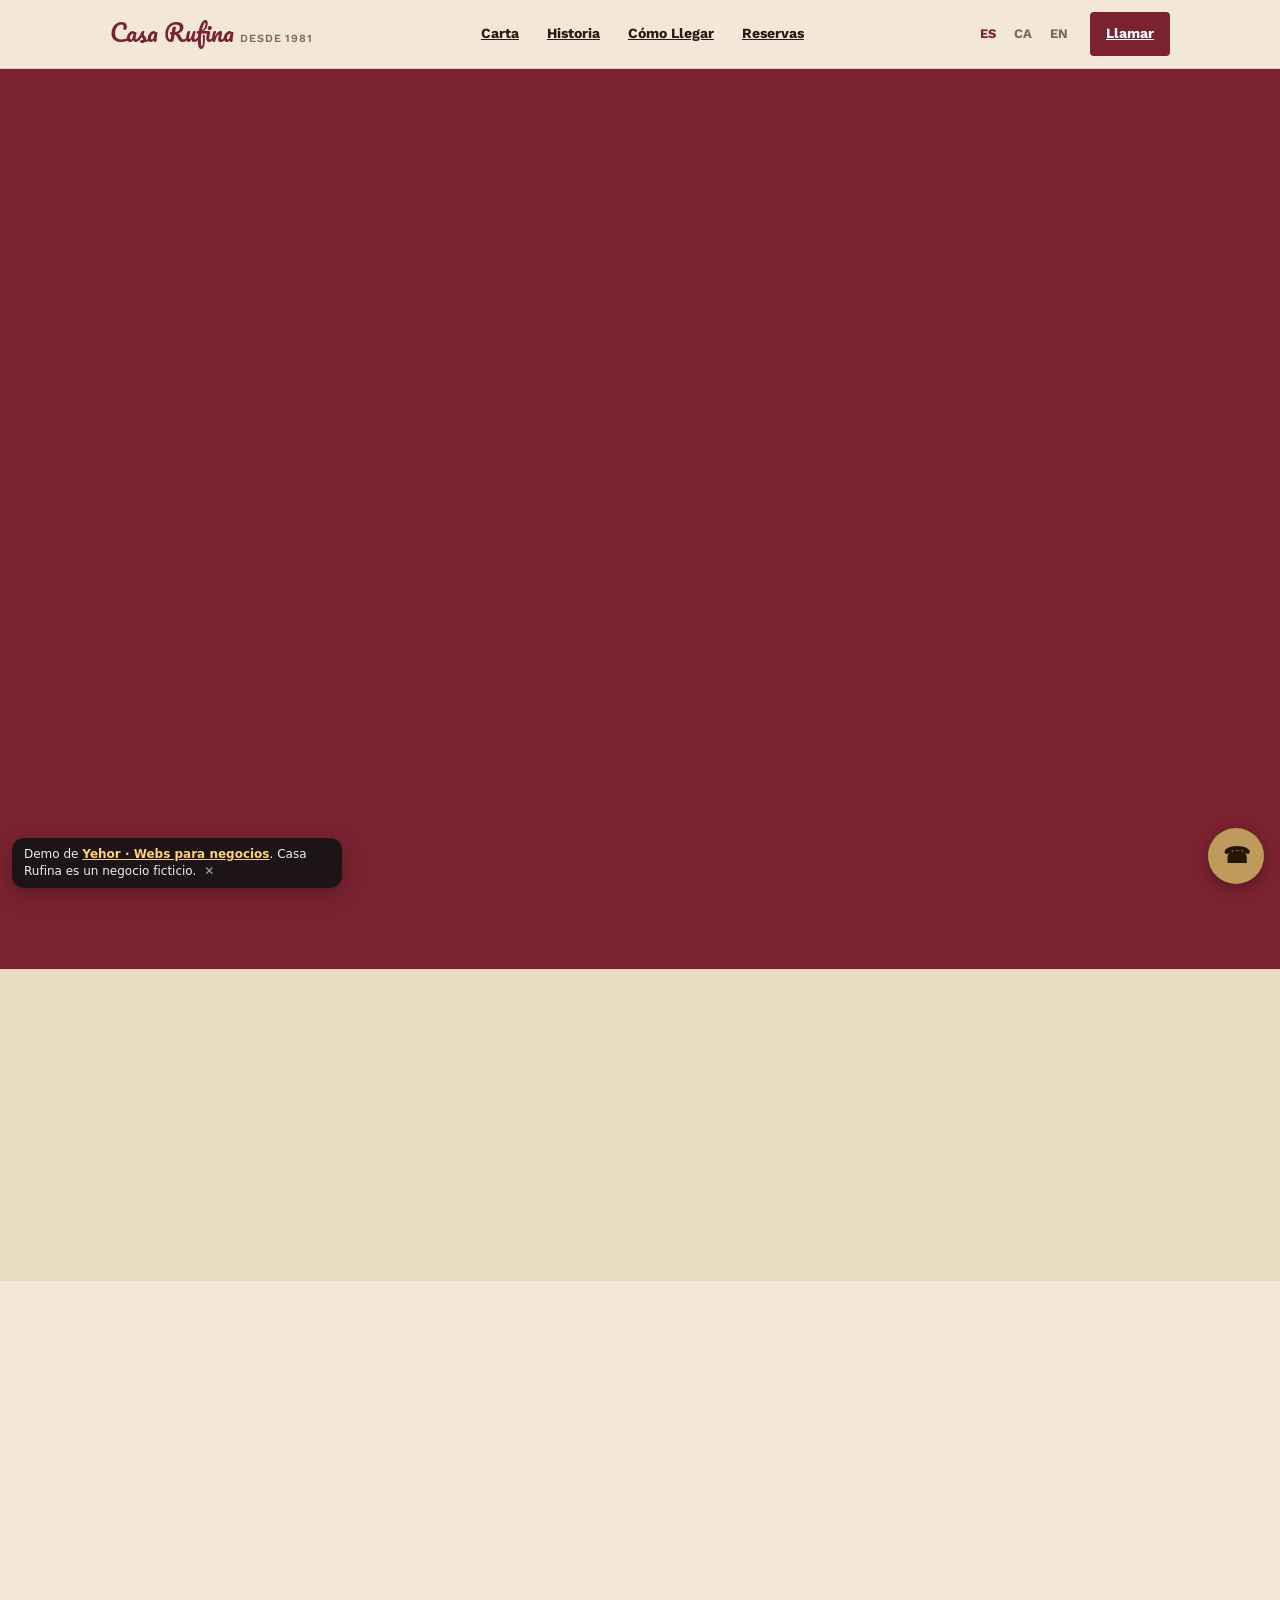
<file: demos/restaurante/index.html>
<!DOCTYPE html>
<html lang="es">
<head>
<meta charset="UTF-8">
<meta name="viewport" content="width=device-width, initial-scale=1">
<meta name="robots" content="noindex">
<title>Casa Rufina · Tapas y Marisco en el Clot, Barcelona (desde 1981)</title>
<meta name="description" content="Casa Rufina, bar de tapas y marisco en la Plaça de les Oliveres, el Clot, Barcelona. Abierto cada día desde 1981.">

<meta property="og:title" content="Casa Rufina · Tapas y Marisco desde 1981">
<meta property="og:description" content="Bar de tapas y marisco en la Plaça de les Oliveres, el Clot, Barcelona. Abierto cada día desde 1981.">
<meta property="og:type" content="website">
<meta property="og:locale" content="es_ES">

<script type="application/ld+json">
{
  "@context": "https://schema.org",
  "@type": "Restaurant",
  "name": "Casa Rufina",
  "servesCuisine": ["Spanish", "Tapas", "Seafood"],
  "priceRange": "€€",
  "address": {
    "@type": "PostalAddress",
    "streetAddress": "Plaça de les Oliveres, 4",
    "addressLocality": "Barcelona",
    "postalCode": "08026",
    "addressCountry": "ES"
  },
  "telephone": "+34600000000",
  "openingHoursSpecification": [
    { "@type": "OpeningHoursSpecification", "dayOfWeek": ["Monday","Tuesday","Wednesday","Thursday","Sunday"], "opens": "08:30", "closes": "00:00" },
    { "@type": "OpeningHoursSpecification", "dayOfWeek": ["Friday","Saturday"], "opens": "08:30", "closes": "00:30" }
  ]
}
</script>

<style>
@import url('https://fonts.googleapis.com/css2?family=Pacifico&family=Work+Sans:wght@400;500;600;700;800&display=swap');

:root{
  --cream:#F3E8D8;
  --cream2:#EADCC3;
  --maroon:#7B2231;
  --maroon-dark:#54141F;
  --gold:#BE9A5D;
  --gold-rgb:190,154,93;
  --ink:#271B15;
  --muted:#7C6A57;
  --on-dark:rgba(255,255,255,.90);
  --on-dark-muted:rgba(255,255,255,.62);
}
*{margin:0;padding:0;box-sizing:border-box;}
html{-webkit-text-size-adjust:100%;}
@media (prefers-reduced-motion: no-preference){ html{ scroll-behavior:smooth; } }
body{font-family:'Work Sans',Arial,sans-serif;font-size:16px;line-height:1.7;color:var(--ink);background:var(--cream);overflow-x:hidden;}
h1,h2,h3{font-family:'Work Sans',Arial,sans-serif;font-weight:800;letter-spacing:-.01em;}
a{color:inherit;}
img{max-width:100%;display:block;}
.wrap{max-width:1100px;margin:0 auto;padding:0 20px;}
:focus-visible{outline:2px solid var(--gold);outline-offset:3px;}
section{content-visibility:auto;contain-intrinsic-size:auto 700px;}

.logotype{font-family:'Pacifico',cursive;font-weight:400;line-height:1;}

.eyebrow{display:inline-flex;align-items:center;gap:10px;font-size:12px;font-weight:700;text-transform:uppercase;letter-spacing:.16em;color:var(--maroon);margin-bottom:14px;}
.eyebrow::before{content:'';width:22px;height:2px;background:var(--maroon);}
.eyebrow.on-dark{color:var(--gold);}
.eyebrow.on-dark::before{background:var(--gold);}

[data-reveal]{opacity:0;transform:translateY(16px);}
[data-reveal].in{opacity:1;transform:none;transition:opacity .5s ease, transform .5s ease;}
@media (prefers-reduced-motion: reduce){
  [data-reveal]{opacity:1;transform:none;transition:none;}
}

/* Nav */
#nav{position:sticky;top:0;z-index:100;background:var(--cream);border-bottom:1px solid rgba(39,27,21,.12);}
.nav-row{display:flex;align-items:center;justify-content:space-between;padding:10px 20px;gap:12px;}
.brand{display:flex;align-items:baseline;gap:6px;white-space:nowrap;text-decoration:none;}
.brand .logotype{font-size:24px;color:var(--maroon);}
.brand small{font-weight:600;font-size:11px;letter-spacing:.08em;color:var(--muted);text-transform:uppercase;}
.nav-links{display:none;align-items:center;gap:24px;}
.nav-links a{font-size:14px;font-weight:700;padding:12px 2px;}
.nav-links a:hover{color:var(--maroon);}
.nav-right{display:flex;align-items:center;gap:14px;}
.lang{display:flex;align-items:center;gap:2px;}
.lang button{background:none;border:none;font-family:'Work Sans',sans-serif;font-size:13px;font-weight:700;color:var(--muted);padding:12px 8px;cursor:pointer;min-height:44px;}
.lang button.active{color:var(--maroon);}
.nav-call{display:none;font-size:14px;font-weight:700;padding:10px 16px;background:var(--maroon);color:#fff;border-radius:4px;min-height:44px;align-items:center;}
.burger{display:flex;flex-direction:column;justify-content:center;gap:5px;width:44px;height:44px;background:none;border:none;cursor:pointer;}
.burger span{display:block;width:22px;height:2px;background:var(--ink);}
@media (max-width:400px){.brand small{display:none}.nav-right{gap:10px}}
#mnav{display:none;position:fixed;inset:0;top:53px;background:var(--cream);z-index:99;padding:24px 20px;overflow-y:auto;}
#mnav.open{display:block;}
#mnav a{display:block;font-size:22px;font-weight:800;padding:14px 0;border-bottom:1px solid rgba(39,27,21,.12);}
#mnav .lang{margin-top:20px;gap:16px;}
#mnav .lang button{font-size:16px;}
@media (min-width:860px){
  .nav-links{display:flex;}
  .nav-call{display:inline-flex;}
  .burger{display:none;}
}

/* Hero */
#hero{background:var(--maroon);color:var(--on-dark);min-height:100svh;display:flex;flex-direction:column;justify-content:center;padding:60px 0 40px;position:relative;overflow:hidden;}
.hero-arch{position:absolute;left:50%;bottom:-6svh;transform:translateX(-50%);width:min(90vw,520px);opacity:.5;pointer-events:none;}
.hero-inner{position:relative;z-index:1;}
.hero-name{font-family:'Pacifico',cursive;font-weight:400;font-size:clamp(48px,15vw,120px);line-height:1;color:#fff;}
.hero-year{font-size:clamp(16px,3.4vw,22px);font-weight:700;letter-spacing:.14em;color:var(--gold);margin-top:14px;text-transform:uppercase;}
.hero-tagline{font-size:clamp(17px,3.2vw,21px);color:var(--on-dark-muted);max-width:520px;margin:18px 0 30px;line-height:1.6;font-weight:500;}
.hero-actions{display:flex;flex-wrap:wrap;gap:14px;align-items:center;}
.btn{display:inline-flex;align-items:center;justify-content:center;min-height:48px;padding:12px 24px;border-radius:4px;font-weight:700;font-size:15px;text-decoration:none;border:none;appearance:none;font-family:'Work Sans',sans-serif;cursor:pointer;}
.btn-solid{background:var(--gold);color:#241505;}
.btn-line{border:1.5px solid rgba(255,255,255,.5);color:#fff;}
.btn-solid:hover{background:#d1ac6d;}
.btn-line:hover{border-color:#fff;}

/* Quick facts */
#facts{background:var(--cream2);padding:22px 0;}
.facts-row{display:flex;flex-wrap:wrap;gap:10px 28px;font-size:14px;font-weight:700;text-transform:uppercase;letter-spacing:.04em;color:var(--maroon);}
.facts-row span{color:var(--muted);font-weight:500;text-transform:none;letter-spacing:0;font-size:14px;}

/* Menu */
#menu{background:var(--cream);padding:76px 0;}
.menu-head{max-width:600px;margin-bottom:34px;}
.menu-head h2{font-size:clamp(28px,5vw,42px);margin-bottom:10px;text-transform:uppercase;}
.menu-head p{color:var(--muted);font-size:16px;}

.menu-card{background:var(--maroon-dark);color:var(--on-dark);border:3px dotted rgba(var(--gold-rgb),.6);border-radius:6px;padding:clamp(20px,5vw,44px);position:relative;}
.menu-card-title{display:inline-block;margin:0 auto 30px;padding:8px 34px;border:2px solid var(--gold);border-radius:3px;font-size:14px;font-weight:800;letter-spacing:.3em;color:var(--gold);text-align:center;position:relative;left:50%;transform:translateX(-50%);}

.menu-sub-head{display:flex;align-items:center;gap:14px;margin:34px 0 18px;}
.menu-sub-head:first-of-type{margin-top:0;}
.menu-sub-head span{font-family:'Pacifico',cursive;font-size:clamp(22px,4vw,28px);color:var(--gold);}
.menu-sub-head::after{content:'';flex:1;height:1px;background:rgba(var(--gold-rgb),.4);}

.menu-columns{display:grid;gap:0 28px;}
.menu-columns ul{list-style:none;}
.menu-columns li{display:flex;align-items:baseline;gap:8px;padding:8px 0;font-size:14.5px;border-bottom:1px dashed rgba(255,255,255,.14);}
.menu-columns li .name{flex:0 1 auto;}
.menu-columns li .fill{flex:1 1 auto;border-bottom:1px dotted rgba(255,255,255,.28);height:0;margin-bottom:4px;}
.menu-columns li .price{flex:0 0 auto;font-weight:700;color:var(--gold);white-space:nowrap;}
@media (min-width:640px){ .menu-columns.cols-2{grid-template-columns:1fr 1fr;} }
@media (min-width:860px){ .menu-columns.cols-3{grid-template-columns:1fr 1fr 1fr;} }

.menu-folders{display:grid;gap:12px;margin-bottom:6px;}
.menu-folder{background:rgba(0,0,0,.16);border:1px solid rgba(var(--gold-rgb),.3);border-radius:6px;overflow:hidden;}
.menu-folder summary{display:flex;align-items:center;gap:12px;padding:13px 16px;min-height:44px;cursor:pointer;font-weight:700;font-size:15px;list-style:none;-webkit-tap-highlight-color:transparent;}
.menu-folder summary::-webkit-details-marker{display:none;}
.menu-folder summary::marker{content:'';}
.menu-folder summary:hover{background:rgba(var(--gold-rgb),.08);}
.menu-folder .count{margin-left:auto;font-size:12px;font-weight:500;color:var(--on-dark-muted);}
.menu-folder .chevron{flex:0 0 auto;color:var(--gold);transition:transform .25s ease;}
.menu-folder[open] .chevron{transform:rotate(180deg);}
.menu-folder[open] summary{border-bottom:1px dotted rgba(var(--gold-rgb),.3);}
.menu-folder .menu-columns{padding:8px 16px 14px;}

.vermut-box{margin-top:34px;padding:18px 20px;background:rgba(var(--gold-rgb),.12);border:1px solid rgba(var(--gold-rgb),.4);border-radius:4px;}
.vermut-box .vermut-title{display:flex;justify-content:space-between;align-items:baseline;gap:12px;font-weight:800;letter-spacing:.05em;text-transform:uppercase;font-size:15px;}
.vermut-box .vermut-title .price{color:var(--gold);font-size:17px;}
.vermut-box p{margin-top:6px;font-size:13.5px;color:var(--on-dark-muted);}


/* Story */
#story{background:var(--maroon-dark);color:var(--on-dark);padding:80px 0;}
.story-grid{display:grid;gap:28px;}
#story h2{font-size:clamp(28px,5vw,42px);color:#fff;max-width:520px;margin-bottom:26px;text-transform:uppercase;}
#story p{color:var(--on-dark-muted);font-size:17px;max-width:640px;margin-bottom:18px;}
#story .quote{color:var(--gold);font-style:italic;}
@media (min-width:860px){
  .story-grid{grid-template-columns:1fr 2fr;align-items:start;}
}

/* Practical */
#practical{background:var(--cream);padding:76px 0;}
.practical-head{max-width:600px;margin-bottom:36px;}
.practical-head h2{font-size:clamp(26px,4.5vw,36px);text-transform:uppercase;}
.practical-grid{display:grid;gap:36px;}
.practical-block h3{font-size:15px;text-transform:uppercase;letter-spacing:.1em;color:var(--maroon);margin-bottom:12px;font-weight:800;}
.practical-block p{font-size:16px;margin-bottom:6px;}
.hours-table div{display:flex;justify-content:space-between;gap:12px;padding:7px 0;font-size:15px;border-bottom:1px dashed rgba(39,27,21,.14);}
.hours-table div:last-child{border-bottom:none;}
.hours-table span:first-child{font-weight:700;}
.hours-table span:last-child{color:var(--muted);}
.practical-actions{display:flex;flex-wrap:wrap;gap:12px;margin-top:16px;}
@media (min-width:860px){
  .practical-grid{grid-template-columns:1fr 1fr;}
}

/* Booking */
#booking{background:var(--maroon-dark);color:var(--on-dark);padding:76px 0;}
.booking-head{max-width:600px;margin-bottom:34px;}
.booking-head h2{font-size:clamp(28px,5vw,42px);margin-bottom:10px;text-transform:uppercase;color:#fff;}
.booking-head p{color:var(--on-dark-muted);font-size:16px;}
.booking-form{background:rgba(0,0,0,.16);border:1px solid rgba(var(--gold-rgb),.3);border-radius:8px;padding:clamp(18px,4vw,32px);max-width:680px;}
.booking-grid{display:grid;gap:16px;margin-bottom:22px;}
.booking-form label{display:flex;flex-direction:column;gap:8px;font-size:12px;font-weight:700;text-transform:uppercase;letter-spacing:.08em;color:var(--gold);}
.booking-form input,.booking-form select{font-family:'Work Sans',sans-serif;font-size:16px;font-weight:500;color:#fff;background:rgba(255,255,255,.06);border:1px solid rgba(var(--gold-rgb),.4);border-radius:4px;padding:12px 14px;min-height:48px;color-scheme:dark;}
.booking-form input::placeholder{color:var(--on-dark-muted);}
.booking-form input:focus,.booking-form select:focus{outline:2px solid var(--gold);outline-offset:2px;}
.booking-form select{appearance:none;background-image:url("data:image/svg+xml,%3Csvg xmlns='http://www.w3.org/2000/svg' viewBox='0 0 24 24' fill='none' stroke='%23BE9A5D' stroke-width='2.4'%3E%3Cpath d='M6 9l6 6 6-6'/%3E%3C/svg%3E");background-repeat:no-repeat;background-position:right 14px center;background-size:14px;}
.booking-form select option{background:var(--maroon-dark);color:#fff;}
.booking-note{margin-top:16px;font-size:13px;color:var(--on-dark-muted);}
@media (min-width:640px){ .booking-grid{grid-template-columns:1fr 1fr;} }

/* Legal stub */
#legal{background:var(--cream2);padding:36px 0;font-size:13px;color:var(--muted);}
#legal h2{font-size:14px;text-transform:uppercase;letter-spacing:.06em;color:var(--ink);margin-bottom:8px;font-weight:800;}

/* Footer */
#footer{background:var(--maroon-dark);color:var(--on-dark-muted);padding:40px 0;font-size:14px;}
.footer-row{display:flex;flex-wrap:wrap;justify-content:space-between;gap:16px;align-items:center;}
.footer-links{display:flex;gap:20px;flex-wrap:wrap;}
.footer-links a:hover{color:#fff;}

/* Fixed call button */
#callbtn{position:fixed;right:16px;bottom:16px;z-index:200;background:var(--gold);color:#241505;width:56px;height:56px;border-radius:50%;display:flex;align-items:center;justify-content:center;font-size:22px;font-weight:700;text-decoration:none;box-shadow:0 4px 14px rgba(0,0,0,.32);}
</style>
</head>
<body>

<nav id="nav">
  <div class="wrap nav-row">
    <a href="#hero" class="brand"><span class="logotype">Casa Rufina</span><small>desde 1981</small></a>
    <div class="nav-links">
      <a href="#menu" data-i18n="nav_menu">Carta</a>
      <a href="#story" data-i18n="nav_story">Historia</a>
      <a href="#practical" data-i18n="nav_practical">Cómo Llegar</a>
      <a href="#booking" data-i18n="nav_booking">Reservas</a>
    </div>
    <div class="nav-right">
      <div class="lang">
        <button type="button" data-lang="es">ES</button>
        <button type="button" data-lang="ca">CA</button>
        <button type="button" data-lang="en">EN</button>
      </div>
      <a href="tel:+34600000000" class="nav-call" data-i18n="nav_call">Llamar</a>
      <button class="burger" id="burger" aria-label="Menú"><span></span><span></span><span></span></button>
    </div>
  </div>
</nav>

<div id="mnav">
  <a href="#menu" data-i18n="nav_menu">Carta</a>
  <a href="#story" data-i18n="nav_story">Historia</a>
  <a href="#practical" data-i18n="nav_practical">Cómo Llegar</a>
  <a href="#booking" data-i18n="nav_booking">Reservas</a>
  <a href="tel:+34600000000" data-i18n="nav_call">Llamar</a>
  <div class="lang">
    <button type="button" data-lang="es">ES</button>
    <button type="button" data-lang="ca">CA</button>
    <button type="button" data-lang="en">EN</button>
  </div>
</div>

<section id="hero">
  <svg class="hero-arch" viewBox="0 0 300 210" fill="none" aria-hidden="true">
    <path d="M18 210 V95 A42 55 0 0 1 102 95 V210" stroke="#BE9A5D" stroke-width="2.5"/>
    <path d="M198 210 V95 A42 55 0 0 1 282 95 V210" stroke="#BE9A5D" stroke-width="2.5"/>
    <path d="M132 210 V72 A18 22 0 0 1 168 72 V210" stroke="#BE9A5D" stroke-width="2.5"/>
    <line x1="0" y1="210" x2="300" y2="210" stroke="#BE9A5D" stroke-width="2.5"/>
    <line x1="150" y1="72" x2="150" y2="210" stroke="#BE9A5D" stroke-width="1.4" stroke-dasharray="3 5"/>
  </svg>
  <div class="wrap hero-inner">
    <h1 class="hero-name">Casa Rufina</h1>
    <div class="hero-year" data-i18n="hero_since">Desde 1981 · Plaça de les Oliveres</div>
    <p class="hero-tagline" data-i18n="hero_tagline">Tapas, marisco y vermut, en la barra de siempre.</p>
    <div class="hero-actions">
      <a href="#menu" class="btn btn-solid" data-i18n="hero_cta_menu">Ver la Carta</a>
      <a href="tel:+34600000000" class="btn btn-line" data-i18n="hero_cta_call">Llamar +34 600 000 000</a>
    </div>
  </div>
</section>

<section id="facts">
  <div class="wrap facts-row">
    <span data-i18n="fact_since">Desde 1981</span>
    <span>Plaça de les Oliveres, el Clot</span>
    <span data-i18n="fact_hours">Abierto 8:30 - 00:00</span>
    <span>@casarufina.bcn</span>
  </div>
</section>

<section id="menu">
  <div class="wrap">
    <div class="menu-head" data-reveal>
      <div class="eyebrow" data-i18n="menu_label">LA CARTA</div>
      <h2 data-i18n="menu_headline">Tapas, Marisco y Vermut</h2>
      <p data-i18n="menu_sub">Croquetas caseras, pulpo gallego y toda la barra de marisco, tal como se sirve en Casa Rufina desde 1981.</p>
    </div>

    <div class="menu-card" data-reveal>
      <div class="menu-card-title">TAPAS</div>

      <div class="menu-sub-head"><span data-i18n="group_hot">Calientes</span></div>
      <div class="menu-folders">
        <details class="menu-folder" open>
          <summary>
            <span data-i18n="cat_croquetas">Croquetas</span>
            <span class="count">9</span>
            <svg class="chevron" width="14" height="14" viewBox="0 0 24 24" fill="none" stroke="currentColor" stroke-width="2.4"><path d="M6 9l6 6 6-6"/></svg>
          </summary>
          <div class="menu-columns cols-2">
            <ul>
              <li><span class="name">Surtido de croquetas</span><span class="fill"></span><span class="price">12,70€</span></li>
              <li><span class="name">Croqueta de pollo</span><span class="fill"></span><span class="price">1,50€</span></li>
              <li><span class="name">Croqueta de bacalao</span><span class="fill"></span><span class="price">1,50€</span></li>
              <li><span class="name">Croqueta de gambas al ajillo</span><span class="fill"></span><span class="price">1,95€</span></li>
              <li><span class="name">Croqueta de chorizo</span><span class="fill"></span><span class="price">1,50€</span></li>
            </ul>
            <ul>
              <li><span class="name">Croqueta de setas</span><span class="fill"></span><span class="price">1,50€</span></li>
              <li><span class="name">Croqueta de jamón ibérico</span><span class="fill"></span><span class="price">1,50€</span></li>
              <li><span class="name">Croqueta de rabo de toro</span><span class="fill"></span><span class="price">1,95€</span></li>
              <li><span class="name">Bomba</span><span class="fill"></span><span class="price">4,00€</span></li>
            </ul>
          </div>
        </details>

        <details class="menu-folder">
          <summary>
            <span data-i18n="cat_brasa">De la Sartén y la Brasa</span>
            <span class="count">22</span>
            <svg class="chevron" width="14" height="14" viewBox="0 0 24 24" fill="none" stroke="currentColor" stroke-width="2.4"><path d="M6 9l6 6 6-6"/></svg>
          </summary>
          <div class="menu-columns cols-3">
            <ul>
              <li><span class="name">Huevos rotos con jamón</span><span class="fill"></span><span class="price">9,00€</span></li>
              <li><span class="name">Timbal de escalivada con queso de cabra</span><span class="fill"></span><span class="price">7,95€</span></li>
              <li><span class="name">Patatas bravas</span><span class="fill"></span><span class="price">3,70€ / 5,15€</span></li>
              <li><span class="name">Nachos caseros con carne mechada</span><span class="fill"></span><span class="price">14,30€</span></li>
              <li><span class="name">Tortilla de patatas</span><span class="fill"></span><span class="price">5,15€</span></li>
              <li><span class="name">Tigres, unidad</span><span class="fill"></span><span class="price">2,10€</span></li>
              <li><span class="name">Morcilla, unidad</span><span class="fill"></span><span class="price">3,45€</span></li>
            </ul>
            <ul>
              <li><span class="name">Alitas de pollo</span><span class="fill"></span><span class="price">4,40€ / 8,10€</span></li>
              <li><span class="name">Lágrimas de pollo</span><span class="fill"></span><span class="price">4,40€ / 8,10€</span></li>
              <li><span class="name">Pimientos de padrón</span><span class="fill"></span><span class="price">4,00€ / 6,90€</span></li>
              <li><span class="name">Torrezno, unidad</span><span class="fill"></span><span class="price">3,60€</span></li>
              <li><span class="name">Morro</span><span class="fill"></span><span class="price">4,00€ / 7,15€</span></li>
              <li><span class="name">Pincho moruno</span><span class="fill"></span><span class="price">4,40€ / 8,10€</span></li>
              <li><span class="name">Oreja</span><span class="fill"></span><span class="price">6,90€</span></li>
            </ul>
            <ul>
              <li><span class="name">Callos</span><span class="fill"></span><span class="price">7,95€</span></li>
              <li><span class="name">Ancas de rana</span><span class="fill"></span><span class="price">7,95€</span></li>
              <li><span class="name">Caracoles de la abuela</span><span class="fill"></span><span class="price">7,95€</span></li>
              <li><span class="name">Provolone</span><span class="fill"></span><span class="price">7,40€</span></li>
              <li><span class="name">Provolone con sobrasada</span><span class="fill"></span><span class="price">8,10€</span></li>
              <li><span class="name">Provolone con beicon</span><span class="fill"></span><span class="price">8,10€</span></li>
              <li><span class="name">Choricitos del infierno</span><span class="fill"></span><span class="price">6,90€</span></li>
              <li><span class="name">Chistorra de la casa</span><span class="fill"></span><span class="price">4,20€ / 7,95€</span></li>
            </ul>
          </div>
        </details>

        <details class="menu-folder">
          <summary>
            <span data-i18n="cat_iberico">Ibéricos, Quesos y Pan</span>
            <span class="count">6</span>
            <svg class="chevron" width="14" height="14" viewBox="0 0 24 24" fill="none" stroke="currentColor" stroke-width="2.4"><path d="M6 9l6 6 6-6"/></svg>
          </summary>
          <div class="menu-columns cols-2">
            <ul>
              <li><span class="name">Tabla de jamón ibérico</span><span class="fill"></span><span class="price">9,00€ / 16,95€</span></li>
              <li><span class="name">Tabla de lacón</span><span class="fill"></span><span class="price">7,15€ / 12,70€</span></li>
              <li><span class="name">Tabla de queso</span><span class="fill"></span><span class="price">6,90€ / 12,70€</span></li>
            </ul>
            <ul>
              <li><span class="name">Surtido de embutidos</span><span class="fill"></span><span class="price">16,95€</span></li>
              <li><span class="name">Pan con tomate</span><span class="fill"></span><span class="price">2,65€</span></li>
              <li><span class="name">Pan</span><span class="fill"></span><span class="price">1,35€</span></li>
            </ul>
          </div>
        </details>

        <details class="menu-folder">
          <summary>
            <span data-i18n="cat_mar_caliente">Marisco y Pescado Caliente</span>
            <span class="count">14</span>
            <svg class="chevron" width="14" height="14" viewBox="0 0 24 24" fill="none" stroke="currentColor" stroke-width="2.4"><path d="M6 9l6 6 6-6"/></svg>
          </summary>
          <div class="menu-columns cols-2">
            <ul>
              <li><span class="name">Pulpo gallego</span><span class="fill"></span><span class="price">19,60€</span></li>
              <li><span class="name">Pulpitos</span><span class="fill"></span><span class="price">12,70€</span></li>
              <li><span class="name">Gambas a la plancha</span><span class="fill"></span><span class="price">14,85€</span></li>
              <li><span class="name">Gambas al ajillo</span><span class="fill"></span><span class="price">9,00€</span></li>
              <li><span class="name">Sepia a la plancha</span><span class="fill"></span><span class="price">s/m</span></li>
              <li><span class="name">Mejillones al vapor</span><span class="fill"></span><span class="price">7,95€</span></li>
              <li><span class="name">Almejas</span><span class="fill"></span><span class="price">12,70€</span></li>
            </ul>
            <ul>
              <li><span class="name">Chocos</span><span class="fill"></span><span class="price">5,25€ / 10,05€</span></li>
              <li><span class="name">Zamburiñas</span><span class="fill"></span><span class="price">2,40€ / ud</span></li>
              <li><span class="name">Chipirones</span><span class="fill"></span><span class="price">5,85€ / 10,05€</span></li>
              <li><span class="name">Calamares a la romana</span><span class="fill"></span><span class="price">5,05€ / 9,00€</span></li>
              <li><span class="name">Rejos</span><span class="fill"></span><span class="price">5,25€ / 10,05€</span></li>
              <li><span class="name">Cazón en adobo</span><span class="fill"></span><span class="price">5,30€ / 10,05€</span></li>
              <li><span class="name">Pescadito frito</span><span class="fill"></span><span class="price">5,25€ / 10,05€</span></li>
            </ul>
          </div>
        </details>
      </div>

      <div class="menu-sub-head"><span data-i18n="group_cold">Frías</span></div>
      <div class="menu-folders">
        <details class="menu-folder">
          <summary>
            <span data-i18n="cat_mar_frio">Marisco y Conservas</span>
            <span class="count">7</span>
            <svg class="chevron" width="14" height="14" viewBox="0 0 24 24" fill="none" stroke="currentColor" stroke-width="2.4"><path d="M6 9l6 6 6-6"/></svg>
          </summary>
          <div class="menu-columns cols-2">
            <ul>
              <li><span class="name">Ostras, unidad</span><span class="fill"></span><span class="price">4,00€</span></li>
              <li><span class="name">Cañaillas</span><span class="fill"></span><span class="price">5,85€ / 10,05€</span></li>
              <li><span class="name">Caracolillos de mar</span><span class="fill"></span><span class="price">5,85€ / 10,05€</span></li>
              <li><span class="name">Gambas saladas</span><span class="fill"></span><span class="price">6,35€ / 9,55€</span></li>
            </ul>
            <ul>
              <li><span class="name">Boquerones en vinagre</span><span class="fill"></span><span class="price">4,75€ / 8,50€</span></li>
              <li><span class="name">Berberechos, lata</span><span class="fill"></span><span class="price">9,00€</span></li>
              <li><span class="name">Montadito anchoa 000 del Cantábrico</span><span class="fill"></span><span class="price">2,65€ / ud</span></li>
            </ul>
          </div>
        </details>

        <details class="menu-folder">
          <summary>
            <span data-i18n="cat_picar">Para Picar</span>
            <span class="count">3</span>
            <svg class="chevron" width="14" height="14" viewBox="0 0 24 24" fill="none" stroke="currentColor" stroke-width="2.4"><path d="M6 9l6 6 6-6"/></svg>
          </summary>
          <div class="menu-columns">
            <ul>
              <li><span class="name">Ensaladilla rusa</span><span class="fill"></span><span class="price">6,00€</span></li>
              <li><span class="name">Aceitunas con hueso</span><span class="fill"></span><span class="price">3,20€</span></li>
              <li><span class="name">Aceitunas rellenas</span><span class="fill"></span><span class="price">3,20€</span></li>
            </ul>
          </div>
        </details>
      </div>

      <div class="vermut-box">
        <div class="vermut-title"><span>Vermut Mixto</span><span class="price">26,50€</span></div>
        <p data-i18n="vermut_desc">Gambas saladas, caracolillos, cañaillas, boquerones, almejas, pulpitos, mejillones...</p>
      </div>
    </div>

  </div>
</section>

<section id="story">
  <div class="wrap story-grid">
    <div data-reveal>
      <div class="eyebrow on-dark" data-i18n="story_label">LA CASA</div>
      <h2 data-i18n="story_headline">Barra, Marisco y Barrio Desde 1981</h2>
    </div>
    <div data-reveal>
      <p data-i18n="story_p1">Casa Rufina abrió en 1981 en una esquina de la Plaça de les Oliveres y la barra apenas ha cambiado desde entonces. La carta es la de un bar de tapas de siempre: croquetas caseras hechas una a una, pulpo gallego, tabla de jamón ibérico y una barra de marisco entera, de las ostras a las cañaillas.</p>
      <p data-i18n="story_p2"><span class="quote">"Cada mañana, lo que traiga el mercado: mira la pizarra antes de pedir."</span></p>
      <p data-i18n="story_p3">Es lo primero que te dicen si es tu primera vez. Así se cocina en Casa Rufina: los clásicos de siempre, más los platos del día.</p>
    </div>
  </div>
</section>

<section id="practical">
  <div class="wrap">
    <div class="practical-head" data-reveal>
      <div class="eyebrow" data-i18n="practical_label">PRÁCTICO</div>
      <h2 data-i18n="practical_headline">Cómo Llegar y Cuándo Venir</h2>
    </div>
    <div class="practical-grid" data-reveal>
      <div class="practical-block">
        <h3 data-i18n="address_title">Dirección</h3>
        <p>Plaça de les Oliveres, 4, 08026 Barcelona</p>
        <p data-i18n="metro_note">Metro Clot, L1 · L2</p>
        <p>Tel. 93 000 00 00 · 600 000 000</p>
        <div class="practical-actions">
          <a class="btn btn-solid" style="background:var(--maroon);color:#fff;" href="https://www.google.com/maps/search/Barcelona" target="_blank" rel="noopener" data-i18n="map_link_text">Ver en Google Maps</a>
          <a class="btn btn-line" style="border-color:rgba(39,27,21,.3);color:var(--ink);" href="https://wa.me/34600000000" target="_blank" rel="noopener">WhatsApp</a>
        </div>
      </div>
      <div class="practical-block">
        <h3 data-i18n="hours_title">Horario</h3>
        <div class="hours-table">
          <div><span data-i18n="day_mon">Lunes</span><span>8:30 - 00:00</span></div>
          <div><span data-i18n="day_tue">Martes</span><span>8:30 - 00:00</span></div>
          <div><span data-i18n="day_wed">Miércoles</span><span>8:30 - 00:00</span></div>
          <div><span data-i18n="day_thu">Jueves</span><span>8:30 - 00:00</span></div>
          <div><span data-i18n="day_fri">Viernes</span><span>8:30 - 00:30</span></div>
          <div><span data-i18n="day_sat">Sábado</span><span>8:30 - 00:30</span></div>
          <div><span data-i18n="day_sun">Domingo</span><span>8:30 - 00:00</span></div>
        </div>
      </div>
    </div>
  </div>
</section>

<section id="booking">
  <div class="wrap">
    <div class="booking-head" data-reveal>
      <div class="eyebrow on-dark" data-i18n="booking_label">RESERVAS</div>
      <h2 data-i18n="booking_headline">Reserva tu Mesa</h2>
      <p data-i18n="booking_sub">Dinos cuándo venís y os confirmamos por WhatsApp.</p>
    </div>
    <form class="booking-form" id="bookingForm" data-reveal>
      <div class="booking-grid">
        <label>
          <span data-i18n="booking_name">Nombre</span>
          <input type="text" id="bk-name" name="name" required autocomplete="name">
        </label>
        <label>
          <span data-i18n="booking_people">Personas</span>
          <input type="number" id="bk-people" name="people" min="1" max="70" value="2" required>
        </label>
        <label>
          <span data-i18n="booking_date">Fecha</span>
          <input type="date" id="bk-date" name="date" required>
        </label>
        <label>
          <span data-i18n="booking_time">Hora</span>
          <select id="bk-time" name="time" required>
            <option value="" data-i18n="booking_time_placeholder">Elige hora</option>
          </select>
        </label>
      </div>
      <button type="submit" class="btn btn-solid" data-i18n="booking_submit">Reservar por WhatsApp</button>
      <p class="booking-note" data-i18n="booking_note">También puedes reservar llamando al 93 000 00 00 / 600 000 000.</p>
    </form>
  </div>
</section>

<section id="legal">
  <div class="wrap">
    <h2 data-i18n="footer_legal">Aviso Legal</h2>
    <p data-i18n="legal_body">Casa Rufina, Plaça de les Oliveres 4, 08026 Barcelona. Esta página es una versión de demostración. No se recopilan datos personales de quienes la visitan. Para cualquier consulta, contacta por teléfono o visítanos en persona.</p>
  </div>
</section>

<footer id="footer">
  <div class="wrap footer-row">
    <span data-i18n="footer_bottom">© 2026 Casa Rufina. Tapas y marisco en el Clot, Barcelona.</span>
    <div class="footer-links">
      <a href="tel:+34600000000">+34 600 000 000</a>
      <a href="https://instagram.com/" target="_blank" rel="noopener">@casarufina.bcn</a>
      <a href="#legal" data-i18n="footer_privacy">Privacidad y Cookies</a>
    </div>
  </div>
</footer>

<a href="tel:+34600000000" id="callbtn" aria-label="Llamar">☎</a>

<script>
const I18N = {
  es: {
    nav_menu:"Carta", nav_story:"Historia", nav_practical:"Cómo Llegar", nav_booking:"Reservas", nav_call:"Llamar",
    hero_since:"Desde 1981 · Plaça de les Oliveres",
    hero_tagline:"Tapas, marisco y vermut, en la barra de siempre.",
    hero_cta_menu:"Ver la Carta", hero_cta_call:"Llamar +34 600 000 000",
    fact_since:"Desde 1981", fact_hours:"Abierto 8:30 - 00:00",
    menu_label:"LA CARTA", menu_headline:"Tapas, Marisco y Vermut",
    menu_sub:"Croquetas caseras, pulpo gallego y toda la barra de marisco, tal como se sirve en Casa Rufina desde 1981.",
    group_hot:"Calientes", group_cold:"Frías",
    cat_croquetas:"Croquetas", cat_brasa:"De la Sartén y la Brasa", cat_iberico:"Ibéricos, Quesos y Pan", cat_mar_caliente:"Marisco y Pescado Caliente", cat_mar_frio:"Marisco y Conservas", cat_picar:"Para Picar",
    vermut_desc:"Gambas saladas, caracolillos, cañaillas, boquerones, almejas, pulpitos, mejillones...",
    story_label:"LA CASA", story_headline:"Barra, Marisco y Barrio Desde 1981",
    story_p1:"Casa Rufina abrió en 1981 en una esquina de la Plaça de les Oliveres y la barra apenas ha cambiado desde entonces. La carta es la de un bar de tapas de siempre: croquetas caseras hechas una a una, pulpo gallego, tabla de jamón ibérico y una barra de marisco entera, de las ostras a las cañaillas.",
    story_p2:"\"Cada mañana, lo que traiga el mercado: mira la pizarra antes de pedir.\"",
    story_p3:"Es lo primero que te dicen si es tu primera vez. Así se cocina en Casa Rufina: los clásicos de siempre, más los platos del día.",
    practical_label:"PRÁCTICO", practical_headline:"Cómo Llegar y Cuándo Venir",
    hours_title:"Horario",
    day_mon:"Lunes", day_tue:"Martes", day_wed:"Miércoles", day_thu:"Jueves", day_fri:"Viernes", day_sat:"Sábado", day_sun:"Domingo",
    address_title:"Dirección", metro_note:"Metro Clot, L1 · L2", map_link_text:"Ver en Google Maps",
    booking_label:"RESERVAS", booking_headline:"Reserva tu Mesa", booking_sub:"Dinos cuándo venís y os confirmamos por WhatsApp.",
    booking_name:"Nombre", booking_people:"Personas", booking_date:"Fecha", booking_time:"Hora", booking_time_placeholder:"Elige hora",
    booking_submit:"Reservar por WhatsApp", booking_note:"También puedes reservar llamando al 93 000 00 00 / 600 000 000.",
    booking_msg:"Hola, querría reservar mesa para {people} personas el {date} a las {time}. Nombre: {name}.",
    footer_legal:"Aviso Legal", footer_privacy:"Privacidad y Cookies",
    legal_body:"Casa Rufina, Plaça de les Oliveres 4, 08026 Barcelona. Esta página es una versión de demostración. No se recopilan datos personales de quienes la visitan. Para cualquier consulta, contacta por teléfono o visítanos en persona.",
    footer_bottom:"© 2026 Casa Rufina. Tapas y marisco en el Clot, Barcelona."
  },
  ca: {
    nav_menu:"Carta", nav_story:"Història", nav_practical:"Com Arribar", nav_booking:"Reserves", nav_call:"Trucar",
    hero_since:"Des de 1981 · Plaça de les Oliveres",
    hero_tagline:"Tapes, marisc i vermut, a la barra de sempre.",
    hero_cta_menu:"Veure la Carta", hero_cta_call:"Trucar +34 600 000 000",
    fact_since:"Des de 1981", fact_hours:"Obert 8:30 - 00:00",
    menu_label:"LA CARTA", menu_headline:"Tapes, Marisc i Vermut",
    menu_sub:"Croquetes casolanes, pop gallec i tota la barra de marisc, tal com se serveix a Casa Rufina des de 1981.",
    group_hot:"Calentes", group_cold:"Fredes",
    cat_croquetas:"Croquetes", cat_brasa:"De la Paella i la Brasa", cat_iberico:"Ibèrics, Formatges i Pa", cat_mar_caliente:"Marisc i Peix Calent", cat_mar_frio:"Marisc i Conserves", cat_picar:"Per Picar",
    vermut_desc:"Gambes salades, caragolins, cargols de mar, seitons, cloïsses, pop petit, musclos...",
    story_label:"LA CASA", story_headline:"Barra, Marisc i Barri Des de 1981",
    story_p1:"Casa Rufina va obrir el 1981 en una cantonada de la Plaça de les Oliveres i la barra gairebé no ha canviat des de llavors. La carta és la d'un bar de tapes de sempre: croquetes casolanes fetes una a una, pop gallec, taula de pernil ibèric i tota una barra de marisc, de les ostres a les caragolins.",
    story_p2:"\"Cada matí, el que porti el mercat: mira la pissarra abans de demanar.\"",
    story_p3:"És el primer que et diuen si és la teva primera vegada. Així es cuina a Casa Rufina: els clàssics de sempre, més els plats del dia.",
    practical_label:"PRÀCTIC", practical_headline:"Com Arribar i Quan Venir",
    hours_title:"Horari",
    day_mon:"Dilluns", day_tue:"Dimarts", day_wed:"Dimecres", day_thu:"Dijous", day_fri:"Divendres", day_sat:"Dissabte", day_sun:"Diumenge",
    address_title:"Adreça", metro_note:"Metro Clot, L1 · L2", map_link_text:"Veure a Google Maps",
    booking_label:"RESERVES", booking_headline:"Reserva la teva Taula", booking_sub:"Digues-nos quan veniu i us confirmem per WhatsApp.",
    booking_name:"Nom", booking_people:"Persones", booking_date:"Data", booking_time:"Hora", booking_time_placeholder:"Tria hora",
    booking_submit:"Reservar per WhatsApp", booking_note:"També pots reservar trucant al 93 000 00 00 / 600 000 000.",
    booking_msg:"Hola, voldria reservar taula per a {people} persones el {date} a les {time}. Nom: {name}.",
    footer_legal:"Avís Legal", footer_privacy:"Privacitat i Cookies",
    legal_body:"Casa Rufina, Plaça de les Oliveres 4, 08026 Barcelona. Aquesta pàgina és una versió de demostració. No es recullen dades personals de qui la visita. Per a qualsevol consulta, contacta per telèfon o visita'ns en persona.",
    footer_bottom:"© 2026 Casa Rufina. Tapes i marisc al Clot, Barcelona."
  },
  en: {
    nav_menu:"Menu", nav_story:"Story", nav_practical:"Getting Here", nav_booking:"Booking", nav_call:"Call",
    hero_since:"Since 1981 · Plaça de les Oliveres",
    hero_tagline:"Tapas, seafood and vermouth, at the same old bar.",
    hero_cta_menu:"See the Menu", hero_cta_call:"Call +34 600 000 000",
    fact_since:"Since 1981", fact_hours:"Open 8:30 - 00:00",
    menu_label:"THE MENU", menu_headline:"Tapas, Seafood and Vermouth",
    menu_sub:"Homemade croquettes, Galician-style octopus and a full seafood bar, served at Casa Rufina the way it has been since 1981.",
    group_hot:"Hot", group_cold:"Cold",
    cat_croquetas:"Croquettes", cat_brasa:"From the Pan and the Grill", cat_iberico:"Iberian Cured Meats, Cheese and Bread", cat_mar_caliente:"Hot Seafood and Fish", cat_mar_frio:"Seafood and Tinned Fish", cat_picar:"Small Bites",
    vermut_desc:"Salted prawns, sea snails, whelks, marinated anchovies, clams, baby octopus, mussels...",
    story_label:"THE HOUSE", story_headline:"Bar, Seafood and Neighborhood Since 1981",
    story_p1:"Casa Rufina opened in 1981 on a corner of Plaça de les Oliveres, and the bar has barely changed since. It's a classic neighbourhood tapas bar: homemade croquettes made one by one, Galician-style octopus, a board of Iberian ham, and a full seafood counter, from oysters to sea snails.",
    story_p2:"\"Every morning, whatever the market brings: check the board before you order.\"",
    story_p3:"It's the first thing they tell you on your first visit. That's how they cook at Casa Rufina: the classics, plus the dishes of the day.",
    practical_label:"PRACTICAL", practical_headline:"How to Get There and When to Come",
    hours_title:"Hours",
    day_mon:"Monday", day_tue:"Tuesday", day_wed:"Wednesday", day_thu:"Thursday", day_fri:"Friday", day_sat:"Saturday", day_sun:"Sunday",
    address_title:"Address", metro_note:"Clot Metro, Lines 1 and 2", map_link_text:"View on Google Maps",
    booking_label:"BOOKING", booking_headline:"Reserve a Table", booking_sub:"Tell us when you're coming and we'll confirm on WhatsApp.",
    booking_name:"Name", booking_people:"People", booking_date:"Date", booking_time:"Time", booking_time_placeholder:"Choose a time",
    booking_submit:"Book via WhatsApp", booking_note:"You can also book by calling 93 000 00 00 / 600 000 000.",
    booking_msg:"Hi, I'd like to book a table for {people} people on {date} at {time}. Name: {name}.",
    footer_legal:"Legal Notice", footer_privacy:"Privacy and Cookies",
    legal_body:"Casa Rufina, Plaça de les Oliveres 4, 08026 Barcelona. This page is a demo version. No personal data is collected from visitors. For any inquiry, contact by phone or visit us in person.",
    footer_bottom:"© 2026 Casa Rufina. Tapas and seafood in El Clot, Barcelona."
  }
};

let currentLang = "es";
function setLanguage(lang){
  if(!I18N[lang]) return;
  currentLang = lang;
  document.documentElement.lang = lang;
  document.querySelectorAll('[data-i18n]').forEach(function(el){
    const key = el.getAttribute('data-i18n');
    if(I18N[lang][key] !== undefined) el.textContent = I18N[lang][key];
  });
  document.querySelectorAll('[data-lang]').forEach(function(btn){
    btn.classList.toggle('active', btn.getAttribute('data-lang') === lang);
  });
  try{ localStorage.setItem('casarufina_lang', lang); }catch(e){}
}
document.querySelectorAll('[data-lang]').forEach(function(btn){
  btn.addEventListener('click', function(){ setLanguage(btn.getAttribute('data-lang')); });
});
let savedLang = 'es';
try{ savedLang = localStorage.getItem('casarufina_lang') || 'es'; }catch(e){}
setLanguage(savedLang);

const burger = document.getElementById('burger');
const mnav = document.getElementById('mnav');
burger.addEventListener('click', function(){ mnav.classList.toggle('open'); });
mnav.querySelectorAll('a').forEach(function(a){ a.addEventListener('click', function(){ mnav.classList.remove('open'); }); });

const io = new IntersectionObserver(function(entries){
  for(const e of entries){
    if(e.isIntersecting){
      e.target.classList.add('in');
      io.unobserve(e.target);
    }
  }
}, { rootMargin: '0px 0px -10% 0px' });
document.querySelectorAll('[data-reveal]').forEach(function(el){ io.observe(el); });

const bkTime = document.getElementById('bk-time');
for(let h = 8; h <= 23; h++){
  for(let m of [0, 30]){
    if(h === 8 && m === 0) continue;
    const hh = String(h).padStart(2, '0');
    const mm = String(m).padStart(2, '0');
    const opt = document.createElement('option');
    opt.value = hh + ':' + mm;
    opt.textContent = hh + ':' + mm;
    bkTime.appendChild(opt);
  }
}

const bkDate = document.getElementById('bk-date');
bkDate.min = new Date().toISOString().split('T')[0];

document.getElementById('bookingForm').addEventListener('submit', function(ev){
  ev.preventDefault();
  const name = document.getElementById('bk-name').value.trim();
  const people = document.getElementById('bk-people').value;
  const date = document.getElementById('bk-date').value;
  const time = document.getElementById('bk-time').value;
  const template = I18N[currentLang].booking_msg;
  const message = template
    .replace('{people}', people)
    .replace('{date}', date)
    .replace('{time}', time)
    .replace('{name}', name);
  window.open('https://wa.me/34600000000?text=' + encodeURIComponent(message), '_blank', 'noopener');
});
</script>
<script src="/demos/demo-kit.js" data-name="Casa Rufina"></script>
</body>
</html>
</file>
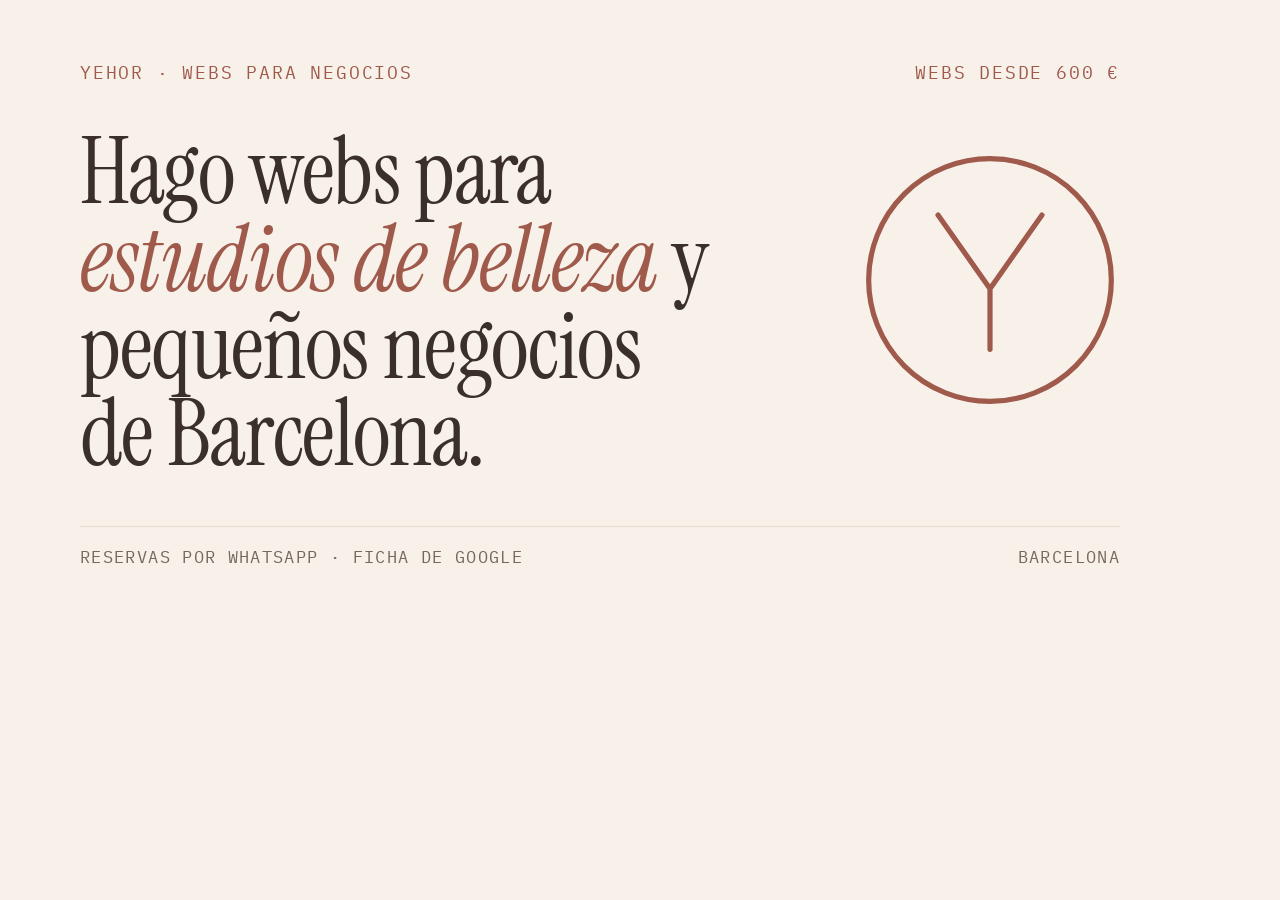
<file: tools/og.html>
<!doctype html>
<html lang="es"><head><meta charset="utf-8">
<link rel="stylesheet" href="/css/styles.css">
<style>
  html,body{margin:0;width:1200px;height:630px;overflow:hidden;background:#f7f1ea;color:#3b2f2b}
  .og{position:relative;height:100%;padding:64px 80px;box-sizing:border-box;display:flex;flex-direction:column;justify-content:space-between}
  .og-top{font:400 18px/1 "Plex Mono",monospace;letter-spacing:.1em;text-transform:uppercase;color:#a05a4c;display:flex;justify-content:space-between}
  h1{font:400 92px/.95 "Instrument Serif",serif;letter-spacing:-.015em;margin:0;max-width:15ch}
  h1 em{font-style:italic;color:#a05a4c}
  .og-foot{font:400 17px/1 "Plex Mono",monospace;letter-spacing:.08em;text-transform:uppercase;color:#76675f;display:flex;justify-content:space-between;border-top:1px solid #e7dbd1;padding-top:22px}
  svg{position:absolute;right:80px;top:150px;width:260px;height:260px}
  circle,path{fill:none;stroke:#a05a4c;stroke-width:2.4;stroke-linecap:round;stroke-linejoin:round}
</style></head>
<body><div class="og">
  <div class="og-top"><span>Yehor · Webs para negocios</span><span>Webs desde 600 €</span></div>
  <h1>Hago webs para <em>estudios de belleza</em> y pequeños negocios de Barcelona.</h1>
  <div class="og-foot"><span>Reservas por WhatsApp · Ficha de Google</span><span>Barcelona</span></div>
  <svg viewBox="0 0 120 120"><circle cx="60" cy="60" r="56"/><path d="M36 30 60 64 84 30M60 64v28" stroke-width="3"/></svg>
</div></body></html>
</file>
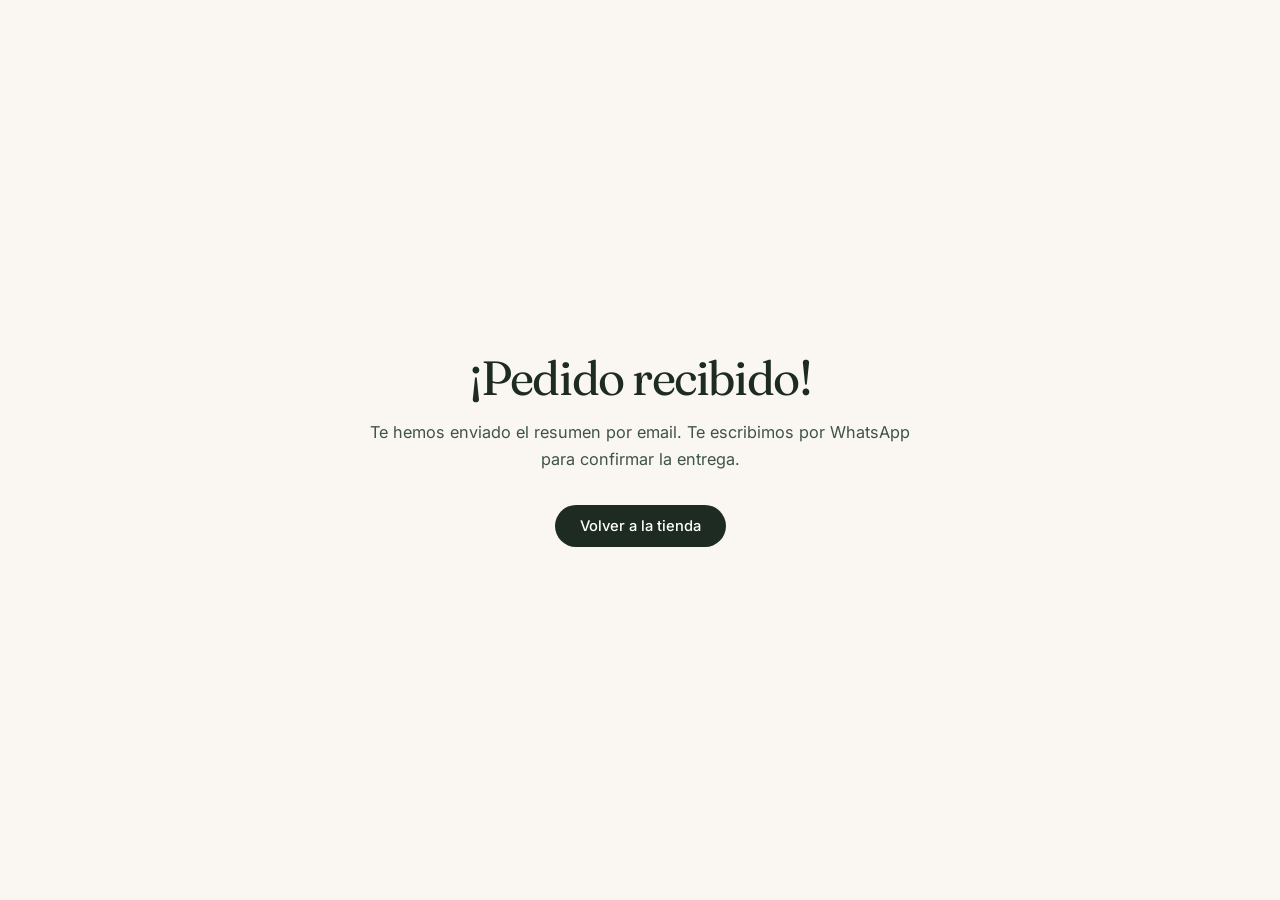
<file: demos/floristeria/success.html>
<!doctype html>
<html lang="es">
<head>
<meta charset="utf-8">
<meta name="viewport" content="width=device-width, initial-scale=1">
<title>Floreta</title>
<meta name="robots" content="noindex">
<link rel="icon" href="data:image/svg+xml,<svg xmlns='http://www.w3.org/2000/svg' viewBox='0 0 32 32'><rect width='32' height='32' rx='7' fill='%231d2b23'/><g fill='%23c4756e'><circle cx='16' cy='10.2' r='4.1'/><circle cx='21.8' cy='14.4' r='4.1'/><circle cx='19.6' cy='21.3' r='4.1'/><circle cx='12.4' cy='21.3' r='4.1'/><circle cx='10.2' cy='14.4' r='4.1'/></g><circle cx='16' cy='16' r='2.9' fill='%23faf7f2'/></svg>">
<link rel="preconnect" href="https://fonts.googleapis.com">
<link rel="preconnect" href="https://fonts.gstatic.com" crossorigin>
<link href="https://fonts.googleapis.com/css2?family=Fraunces:opsz,wght@9..144,300..600&family=Inter:wght@400;500&display=swap" rel="stylesheet">
<link rel="stylesheet" href="assets/css/styles.css">
<style>
  .ok{min-height:100dvh;display:grid;place-items:center;text-align:center;padding:2rem}
  .ok-in{max-width:34rem}
  .ok h1{font-family:var(--serif);font-weight:400;font-size:clamp(2rem,6vw,3rem);
         letter-spacing:-.03em;margin:0 0 1rem;line-height:1.05}
  .ok p{color:var(--ink-2);font-size:1.02rem;line-height:1.65;margin:0 0 2rem}
</style>
</head>
<body>
<main class="ok">
  <div class="ok-in">
    <h1 id="okTitle">¡Pedido recibido!</h1>
    <p id="okBody">Te hemos enviado el resumen por email. Te escribimos por WhatsApp para confirmar la entrega.</p>
    <a class="btn btn-solid" href="./" id="okBack">Volver a la tienda</a>
  </div>
</main>

<script src="assets/js/i18n.js"></script>
<script>
  // The payment went through, so the basket is done with.
  try { localStorage.removeItem('fl_cart'); } catch (e) {}

  var lang = 'es';
  try {
    var saved = localStorage.getItem('fl_lang');
    if (['es', 'ca', 'en'].indexOf(saved) > -1) lang = saved;
  } catch (e) {}

  var d = I18N[lang] || I18N.es;
  document.documentElement.lang = lang;
  document.getElementById('okTitle').textContent = d['ok.title'];
  document.getElementById('okBody').textContent = d['ok.body'];
  document.getElementById('okBack').textContent = d['ok.back'];
</script>
</body>
</html>
</file>
<file: demos/floristeria/assets/css/styles.css>
/* Floreta — styles.css */

:root{
  --ink:#1d2b23;
  --ink-2:#3f5348;
  --muted:#7a8b81;
  --cream:#faf7f2;
  --cream-2:#f2ece3;
  --line:#e2dbd0;
  --rose:#c4756e;
  --rose-d:#a95f59;
  --green:#2f4739;
  --wa:#25d366;
  --wa-d:#1da851;
  --shadow:0 1px 2px rgba(29,43,35,.05), 0 8px 28px rgba(29,43,35,.07);
  --r:14px;
  --serif:"Fraunces", Georgia, "Times New Roman", serif;
  --sans:"Inter", system-ui, -apple-system, "Segoe UI", Roboto, sans-serif;
}

*,*::before,*::after{box-sizing:border-box}
html{scroll-behavior:smooth}
@media (prefers-reduced-motion:reduce){html{scroll-behavior:auto}*{animation:none!important;transition:none!important}}

body{
  margin:0;
  background:var(--cream);
  color:var(--ink);
  font:400 16px/1.6 var(--sans);
  -webkit-font-smoothing:antialiased;
  overflow-x:hidden;
}
img{max-width:100%;display:block}
a{color:inherit}
button{font:inherit;cursor:pointer}
[hidden]{display:none!important}

.wrap{width:min(1180px,100% - 2.5rem);margin-inline:auto}
@media (max-width:640px){.wrap{width:min(1180px,100% - 1.75rem)}}

.skip{position:absolute;left:-999px;top:0;background:var(--ink);color:#fff;padding:.7rem 1rem;z-index:200}
.skip:focus{left:0}

/* ── header ─────────────────────────────────────────────── */
.hdr{
  position:sticky;top:0;z-index:60;
  background:rgba(250,247,242,.82);
  backdrop-filter:saturate(1.4) blur(14px);
  border-bottom:1px solid transparent;
  transition:border-color .25s, background .25s;
}
.hdr.stuck{border-bottom-color:var(--line)}
.hdr-in{display:flex;align-items:center;gap:1.5rem;height:66px}

.brand{text-decoration:none;font-family:var(--serif);font-size:1.2rem;font-weight:600;letter-spacing:-.01em;flex-shrink:0}

.nav{display:flex;gap:1.6rem;margin-left:auto;font-size:.92rem}
.nav a{text-decoration:none;color:var(--ink-2);padding:.3rem 0;position:relative}
.nav a::after{content:"";position:absolute;left:0;right:100%;bottom:0;height:1px;background:var(--rose);transition:right .25s}
.nav a:hover::after{right:0}
@media (max-width:860px){.nav{display:none}}

.hdr-right{display:flex;align-items:center;gap:.75rem;margin-left:auto}
@media (min-width:861px){.hdr-right{margin-left:0}}

.lang{display:flex;border:1px solid var(--line);border-radius:99px;overflow:hidden;background:#fff}
.lang button{
  border:0;background:transparent;padding:.34rem .6rem;font-size:.72rem;font-weight:600;
  letter-spacing:.06em;color:var(--muted);transition:background .15s,color .15s;
}
.lang button:hover{color:var(--ink)}
.lang button[aria-current="true"]{background:var(--ink);color:#fff}

.cart-btn{position:relative;border:1px solid var(--line);background:#fff;border-radius:99px;width:38px;height:38px;display:grid;place-items:center;padding:0}
.cart-btn svg{width:19px;height:19px;fill:none;stroke:var(--ink);stroke-width:1.6;stroke-linecap:round;stroke-linejoin:round}
.cart-count{
  position:absolute;top:-5px;right:-5px;min-width:19px;height:19px;padding:0 5px;
  background:var(--rose);color:#fff;border-radius:99px;font-size:.68rem;font-weight:600;
  display:grid;place-items:center;line-height:1;
}

/* ── hero ───────────────────────────────────────────────── */
.hero{position:relative;min-height:min(88vh,780px);display:grid;align-items:end;overflow:hidden}
.hero-img{position:absolute;inset:0;width:100%;height:100%;object-fit:cover;object-position:center 62%}
.hero-veil{position:absolute;inset:0;background:linear-gradient(180deg,rgba(20,30,24,.42) 0%,rgba(20,30,24,.15) 32%,rgba(20,30,24,.62) 78%,rgba(20,30,24,.86) 100%)}
.hero-in{position:relative;padding:5rem 0 3.5rem;color:#fff;max-width:660px}

.hero-badge{
  display:inline-flex;align-items:center;gap:.55rem;margin:0 0 1.4rem;
  background:rgba(255,255,255,.14);border:1px solid rgba(255,255,255,.28);
  backdrop-filter:blur(8px);padding:.36rem .85rem;border-radius:99px;
  font-size:.79rem;letter-spacing:.01em;
}
.stars{color:#f4c56a;letter-spacing:.08em;font-size:.8rem}

.hero-title{
  font-family:var(--serif);font-weight:400;
  font-size:clamp(3rem,10vw,6rem);line-height:.94;letter-spacing:-.035em;
  margin:0 0 1rem;
}
.hero-claim{font-size:clamp(1.02rem,2.3vw,1.28rem);line-height:1.5;color:rgba(255,255,255,.9);margin:0 0 2rem;max-width:30ch}
.hero-cta{display:flex;flex-wrap:wrap;gap:.7rem;margin:0 0 1.6rem}
.hero-open{display:flex;align-items:center;gap:.5rem;margin:0;font-size:.82rem;color:rgba(255,255,255,.78)}
.dot{width:7px;height:7px;border-radius:99px;background:var(--muted);flex-shrink:0}
.dot.on{background:#5fd18a;box-shadow:0 0 0 3px rgba(95,209,138,.22)}
.dot.off{background:#d98a80}

/* ── buttons ────────────────────────────────────────────── */
.btn{
  display:inline-flex;align-items:center;justify-content:center;gap:.5rem;
  padding:.78rem 1.5rem;border-radius:99px;border:1px solid transparent;
  font-size:.92rem;font-weight:500;text-decoration:none;line-height:1;
  transition:transform .12s, background .18s, border-color .18s, color .18s, box-shadow .18s;
}
.btn:active{transform:translateY(1px)}
.btn-solid{background:var(--ink);color:#fff}
.btn-solid:hover{background:var(--green)}
.btn-ghost{background:rgba(255,255,255,.1);border-color:rgba(255,255,255,.42);color:#fff;backdrop-filter:blur(8px)}
.btn-ghost:hover{background:rgba(255,255,255,.2)}
.btn-ghost-light{background:transparent;border-color:rgba(255,255,255,.42);color:#fff}
.btn-ghost-light:hover{background:rgba(255,255,255,.12)}
.btn-wa{background:var(--wa);color:#08301a;font-weight:600}
.btn-wa:hover{background:var(--wa-d);color:#fff}
.btn-wa svg{width:19px;height:19px}
.btn-w{width:100%}
.btn[disabled]{opacity:.55;pointer-events:none}

/* ── sections ───────────────────────────────────────────── */
.sec{padding:clamp(3.5rem,8vw,6.5rem) 0}
.sec-alt{background:var(--cream-2)}
.sec-dark{background:var(--green);color:#fff}
.sec-t{
  font-family:var(--serif);font-weight:400;
  font-size:clamp(1.9rem,4.6vw,3rem);line-height:1.06;letter-spacing:-.03em;
  margin:0 0 2.4rem;
}
.sec-dark .sec-t{margin-bottom:1.6rem}

/* ── product grid ───────────────────────────────────────── */
.grid{display:grid;grid-template-columns:repeat(auto-fill,minmax(258px,1fr));gap:2rem 1.5rem}

.card{display:flex;flex-direction:column;height:100%}
.card-media{position:relative;border-radius:var(--r);overflow:hidden;background:var(--cream-2);aspect-ratio:4/5}
.card-media img{width:100%;height:100%;object-fit:cover;transition:transform .6s cubic-bezier(.2,.7,.3,1)}
.card:hover .card-media img{transform:scale(1.045)}
.card-name{font-family:var(--serif);font-size:1.16rem;font-weight:500;letter-spacing:-.015em;margin:.95rem 0 .8rem;line-height:1.25}

.sizes{display:flex;gap:.35rem;margin:auto 0 .75rem;flex-wrap:wrap}
.size{
  border:1px solid var(--line);background:#fff;border-radius:99px;
  padding:.3rem .68rem;font-size:.76rem;color:var(--ink-2);
  transition:border-color .15s,background .15s,color .15s;
}
.size:hover{border-color:var(--ink-2)}
.size[aria-pressed="true"]{background:var(--ink);border-color:var(--ink);color:#fff}

.card-buy{display:flex;align-items:center;justify-content:space-between;gap:.75rem}
.card-price{font-size:1.02rem;font-weight:600;font-variant-numeric:tabular-nums}
.add{
  border:1px solid var(--ink);background:transparent;color:var(--ink);
  border-radius:99px;padding:.48rem 1.1rem;font-size:.84rem;font-weight:500;
  transition:background .18s,color .18s;
}
.add:hover{background:var(--ink);color:#fff}
.add.done{background:var(--rose);border-color:var(--rose);color:#fff}

/* ── services ───────────────────────────────────────────── */
.svcs{
  list-style:none;margin:0;padding:0;
  display:grid;grid-template-columns:repeat(4,1fr);
  border-top:1px solid var(--line);
}
.svcs li{
  font-family:var(--serif);font-size:clamp(1rem,1.9vw,1.22rem);font-weight:400;
  letter-spacing:-.015em;line-height:1.3;
  padding:1.7rem 1.6rem 1.7rem 0;
  border-bottom:1px solid var(--line);
}
.svcs li + li{padding-left:1.6rem;border-left:1px solid var(--line)}
@media (max-width:760px){
  .svcs{grid-template-columns:1fr}
  .svcs li{padding:1.1rem 0}
  .svcs li + li{padding-left:0;border-left:0}
}

/* ── about ──────────────────────────────────────────────── */
.about{display:grid;grid-template-columns:1fr 1fr;gap:clamp(2rem,5vw,4rem);align-items:center}
@media (max-width:820px){.about{grid-template-columns:1fr}}
.about-img{border-radius:var(--r);overflow:hidden;aspect-ratio:3/2}
.about-img img{width:100%;height:100%;object-fit:cover}
.about-txt p{font-size:1.02rem;line-height:1.72;color:var(--ink-2);margin:0 0 1.6rem;max-width:46ch}
.ig{display:inline-flex;align-items:center;gap:.5rem;text-decoration:none;font-size:.9rem;font-weight:500;color:var(--rose)}
.ig svg{width:18px;height:18px;fill:none;stroke:currentColor;stroke-width:1.6}
.ig:hover{color:var(--rose-d)}

/* ── reviews ────────────────────────────────────────────── */
.rev-hd{text-align:center;margin-bottom:3rem}
.rev-hd .sec-t{margin-bottom:1.4rem}
.rev-score{
  font-family:var(--serif);font-size:clamp(3.4rem,9vw,5rem);line-height:1;
  margin:0 0 .5rem;letter-spacing:-.045em;font-weight:300;
  display:flex;align-items:center;justify-content:center;gap:1rem;flex-wrap:wrap;
}
.rev-stars{color:#f4c56a;letter-spacing:.2em;font-size:1.1rem}
.rev-count{margin:0;font-size:.95rem;color:rgba(255,255,255,.62)}

.quotes{display:grid;grid-template-columns:repeat(auto-fit,minmax(255px,1fr));gap:1.5rem}
.quote{margin:0;background:rgba(255,255,255,.06);border:1px solid rgba(255,255,255,.13);
  border-radius:var(--r);padding:1.7rem 1.6rem;display:flex;flex-direction:column}
.quote blockquote{
  margin:0 0 1.2rem;font-family:var(--serif);font-style:italic;font-weight:300;
  font-size:1.02rem;line-height:1.55;color:rgba(255,255,255,.94);flex:1;
}
.quote blockquote::before{content:"“"}
.quote blockquote::after{content:"”"}
.quote figcaption{font-size:.8rem;letter-spacing:.03em;color:rgba(255,255,255,.55)}
.rev-more{text-align:center;margin:2.6rem 0 0}

/* ── visit ──────────────────────────────────────────────── */
.visit{display:grid;grid-template-columns:1fr 1.2fr;gap:clamp(2rem,5vw,3.5rem);align-items:start}
@media (max-width:820px){.visit{grid-template-columns:1fr}}
.vblock{margin-bottom:1.8rem}
.vblock h3{font-family:var(--serif);font-size:1.02rem;font-weight:500;margin:0 0 .4rem;letter-spacing:-.01em}
.vblock p{margin:0 0 .18rem}
.vaddr{font-family:var(--serif);font-size:1.4rem;letter-spacing:-.02em;margin-bottom:.4rem!important}
.vmuted{color:var(--muted);font-size:.9rem}
.vblock a{color:var(--rose);text-decoration:none;font-weight:500}
.vblock a:hover{text-decoration:underline}
.visit-map{border-radius:var(--r);overflow:hidden;border:1px solid var(--line);aspect-ratio:4/3;background:var(--cream-2)}
.visit-map iframe{width:100%;height:100%;border:0;display:block}

/* ── footer ─────────────────────────────────────────────── */
.foot{background:var(--ink);color:rgba(255,255,255,.6);padding:3.5rem 0 3rem;font-size:.88rem}
.foot-in{display:flex;flex-direction:column;align-items:center;text-align:center;gap:.4rem}
.foot-brand{font-family:var(--serif);font-size:1.3rem;color:#fff;margin:0}
.foot-note{margin:0 0 1.6rem}
.foot-links{
  display:flex;justify-content:center;flex-wrap:wrap;
  gap:.6rem;margin:0;
}
.foot-links a{
  text-decoration:none;color:rgba(255,255,255,.86);
  border:1px solid rgba(255,255,255,.22);border-radius:99px;
  padding:.72rem 1.5rem;min-height:44px;display:inline-flex;align-items:center;
  font-weight:500;transition:background .18s,border-color .18s,color .18s;
}
.foot-links a:hover{background:rgba(255,255,255,.12);border-color:rgba(255,255,255,.45);color:#fff}
/* Keep the floating WhatsApp button from sitting on top of these links. */
@media (max-width:860px){
  .foot{padding-bottom:7rem}
}

/* ── floating whatsapp ──────────────────────────────────── */
.fab{
  position:fixed;right:1rem;bottom:1rem;z-index:55;
  width:52px;height:52px;border-radius:99px;background:var(--wa);
  display:grid;place-items:center;color:#fff;
  box-shadow:0 4px 18px rgba(0,0,0,.22);
  transition:transform .18s;
}
.fab:hover{transform:scale(1.06)}
.fab svg{width:27px;height:27px}
@media (min-width:861px){.fab{display:none}}

/* ── drawer + modal shell ───────────────────────────────── */
.scrim{position:fixed;inset:0;background:rgba(18,26,21,.45);z-index:80;animation:fade .2s ease}
@keyframes fade{from{opacity:0}to{opacity:1}}

.drawer{
  position:fixed;top:0;right:0;bottom:0;width:min(420px,100%);z-index:90;
  background:var(--cream);display:flex;flex-direction:column;
  transform:translateX(101%);transition:transform .3s cubic-bezier(.3,.8,.3,1);
  box-shadow:-8px 0 40px rgba(29,43,35,.14);
}
.drawer.open{transform:none}
.drawer[aria-hidden="true"]{visibility:hidden}
.drawer.open[aria-hidden="false"]{visibility:visible}

.drawer-hd{display:flex;align-items:center;justify-content:space-between;gap:1rem;padding:1.15rem 1.35rem;border-bottom:1px solid var(--line);flex-shrink:0}
.drawer-hd h2{font-family:var(--serif);font-size:1.24rem;font-weight:500;margin:0;letter-spacing:-.015em}
.x{border:0;background:transparent;font-size:1.7rem;line-height:1;color:var(--muted);padding:0 .2rem}
.x:hover{color:var(--ink)}

.drawer-body{flex:1;overflow-y:auto;padding:1.35rem;-webkit-overflow-scrolling:touch}
.drawer-ft{padding:1.15rem 1.35rem 1.35rem;border-top:1px solid var(--line);background:#fff;flex-shrink:0}

/* cart lines */
.empty{text-align:center;padding:2.5rem 0;color:var(--muted)}
.empty p{margin:0 0 1.2rem}

.line{display:grid;grid-template-columns:64px 1fr auto;gap:.9rem;padding:.9rem 0;border-bottom:1px solid var(--line);align-items:start}
.line:first-child{padding-top:0}
.line-img{width:64px;height:80px;object-fit:cover;border-radius:9px;background:var(--cream-2)}
.line-n{font-family:var(--serif);font-size:.99rem;font-weight:500;margin:0 0 .12rem;line-height:1.3}
.line-s{font-size:.77rem;color:var(--muted);margin:0 0 .5rem}
.qty{display:inline-flex;align-items:center;border:1px solid var(--line);border-radius:99px;background:#fff;overflow:hidden}
.qty button{border:0;background:transparent;width:26px;height:26px;color:var(--ink-2);font-size:.95rem;line-height:1;padding:0}
.qty button:hover{background:var(--cream-2)}
.qty span{min-width:22px;text-align:center;font-size:.83rem;font-variant-numeric:tabular-nums}
.line-r{text-align:right}
.line-p{font-weight:600;font-size:.94rem;font-variant-numeric:tabular-nums;margin:0 0 .45rem}
.rm{border:0;background:transparent;color:var(--muted);font-size:.75rem;text-decoration:underline;padding:0}
.rm:hover{color:var(--rose-d)}

.tot{display:flex;justify-content:space-between;align-items:baseline;margin:0 0 .45rem;font-size:.9rem;color:var(--ink-2)}
.tot dt,.tot dd{margin:0}
.tot dd{font-variant-numeric:tabular-nums}
.tot-big{font-size:1.16rem;font-weight:600;color:var(--ink);margin:.7rem 0 1.1rem;padding-top:.7rem;border-top:1px solid var(--line)}
.tot-big dd{font-family:var(--serif);font-size:1.35rem}

/* ── modal ──────────────────────────────────────────────── */
.modal{position:fixed;inset:0;z-index:95;display:grid;place-items:center;padding:1rem;overflow-y:auto}
.modal[aria-hidden="true"]{display:none}
.modal-box{
  background:var(--cream);border-radius:18px;width:min(540px,100%);
  max-height:calc(100dvh - 2rem);display:flex;flex-direction:column;overflow:hidden;
  box-shadow:0 20px 60px rgba(29,43,35,.28);
  animation:pop .25s cubic-bezier(.2,.8,.3,1);
}
@keyframes pop{from{opacity:0;transform:translateY(14px) scale(.985)}to{opacity:1;transform:none}}

.co{overflow-y:auto;padding:1.35rem;-webkit-overflow-scrolling:touch}
.fs{border:0;padding:0;margin:0 0 1.5rem}
.fs legend{font-family:var(--serif);font-size:1rem;font-weight:500;padding:0;margin:0 0 .7rem;letter-spacing:-.01em}

.segs{display:grid;grid-template-columns:1fr 1fr;gap:.5rem;margin-bottom:.9rem}
.seg{position:relative;display:block}
.seg input{position:absolute;opacity:0;width:0;height:0}
.seg span{
  display:block;text-align:center;padding:.68rem .6rem;border:1px solid var(--line);
  border-radius:10px;background:#fff;font-size:.87rem;transition:all .15s;
}
.seg input:checked + span{background:var(--ink);border-color:var(--ink);color:#fff}
.seg input:focus-visible + span{outline:2px solid var(--rose);outline-offset:2px}

.row{display:grid;grid-template-columns:1fr 1fr;gap:.7rem}
@media (max-width:460px){.row{grid-template-columns:1fr}}
.f{margin-bottom:.7rem;display:flex;flex-direction:column}
.f label{font-size:.79rem;font-weight:500;color:var(--ink-2);margin-bottom:.28rem}
.f input,.f select,.f textarea{
  font:inherit;font-size:.92rem;padding:.6rem .75rem;border:1px solid var(--line);
  border-radius:10px;background:#fff;color:var(--ink);width:100%;
  transition:border-color .15s,box-shadow .15s;
}
.f textarea{resize:vertical;line-height:1.45}
.f input:focus,.f select:focus,.f textarea:focus{outline:0;border-color:var(--ink-2);box-shadow:0 0 0 3px rgba(47,71,57,.1)}
.f input.bad,.f textarea.bad{border-color:var(--rose);box-shadow:0 0 0 3px rgba(196,117,110,.14)}

.err{background:rgba(196,117,110,.12);border:1px solid rgba(196,117,110,.4);color:var(--rose-d);
  border-radius:10px;padding:.65rem .8rem;font-size:.85rem;margin:0 0 .9rem}
.or{display:flex;align-items:center;gap:.8rem;color:var(--muted);font-size:.78rem;margin:.85rem 0;text-transform:uppercase;letter-spacing:.08em}
.or::before,.or::after{content:"";flex:1;height:1px;background:var(--line)}
.hint{font-size:.76rem;color:var(--muted);text-align:center;margin:.8rem 0 0;line-height:1.5}

/* ── toast ──────────────────────────────────────────────── */
.toast{
  position:fixed;left:50%;bottom:1.5rem;transform:translate(-50%,1rem);
  background:var(--ink);color:#fff;padding:.7rem 1.2rem;border-radius:99px;
  font-size:.87rem;z-index:120;box-shadow:var(--shadow);
  pointer-events:none;max-width:calc(100% - 2rem);
  opacity:0;visibility:hidden;
  transition:transform .3s cubic-bezier(.2,.8,.3,1), opacity .2s, visibility .2s;
}
.toast.show{transform:translate(-50%,0);opacity:1;visibility:visible}

:focus-visible{outline:2px solid var(--rose);outline-offset:2px;border-radius:4px}
</file>
<file: demos/peluqueria/css/style.css>
/* ==========================================================================
   Raíz Peluquería (demo) — premium organic salon site
   ========================================================================== */

@import url('https://fonts.googleapis.com/css2?family=Playfair+Display:ital,wght@0,400;0,500;0,600;1,500&family=Cormorant+Garamond:wght@500&family=Jost:wght@300;400;500;600&family=Italianno&display=swap');

:root{
  --bg:            #faf7f1;
  --bg-alt:        #f1ece1;
  --bg-deep:       #1e1d18;
  --ink:           #211f1a;
  --ink-soft:      #57554a;
  --ink-faint:     #8a8878;
  --olive:         #6e7058;
  --olive-dark:    #4d4f3d;
  --terracotta:    #c08552;
  --line:          #e2dccb;
  --white:         #ffffff;

  --font-serif:  'Playfair Display', Georgia, serif;
  --font-sans:   'Jost', 'Segoe UI', sans-serif;
  --font-script: 'Italianno', cursive;
  --font-wordmark: 'Cormorant Garamond', 'Times New Roman', serif;

  --container: 1180px;
  --radius: 2px;
  --shadow-soft: 0 20px 60px -25px rgba(30,29,24,0.35);
}

*, *::before, *::after{ box-sizing: border-box; }
html{ scroll-behavior: smooth; }
body{
  margin:0;
  background: var(--bg);
  color: var(--ink);
  font-family: var(--font-sans);
  font-size: 16px;
  line-height: 1.6;
  -webkit-font-smoothing: antialiased;
}
img{ max-width:100%; display:block; }
a{ color:inherit; text-decoration:none; }
ul{ list-style:none; margin:0; padding:0; }
h1,h2,h3,h4{ font-family: var(--font-serif); font-weight:500; margin:0; color:var(--ink); }
p{ margin:0; }
button{ font-family:inherit; cursor:pointer; }

.container{
  width:100%;
  max-width: var(--container);
  margin:0 auto;
  padding: 0 clamp(20px, 5vw, 48px);
}

.eyebrow{
  display:block;
  font-family: var(--font-sans);
  font-size: 0.72rem;
  letter-spacing: 0.32em;
  text-transform: uppercase;
  color: var(--olive);
  margin-bottom: 14px;
}

.section-head{
  max-width: 640px;
  margin: 0 auto 56px;
  text-align:center;
}
.section-head h2{
  font-size: clamp(1.9rem, 3.4vw, 2.6rem);
  line-height:1.2;
}
.section-head p{
  margin-top:16px;
  color: var(--ink-soft);
  font-size: 1.02rem;
}

section{ padding: clamp(64px, 9vw, 120px) 0; }

.btn{
  display:inline-flex;
  align-items:center;
  gap:10px;
  padding: 15px 34px;
  font-size: 0.82rem;
  letter-spacing: 0.16em;
  text-transform: uppercase;
  border-radius: var(--radius);
  border: 1px solid transparent;
  transition: all .25s ease;
  white-space:nowrap;
}
.btn-primary{
  background: var(--ink);
  color: var(--bg);
}
.btn-primary:hover{ background: var(--olive-dark); }
.btn-outline{
  background:transparent;
  border-color: currentColor;
  color: var(--ink);
}
.btn-outline:hover{ background: var(--ink); color:var(--bg); border-color:var(--ink); }
.btn-light{
  background: var(--bg);
  color: var(--ink);
}
.btn-light:hover{ background:var(--white); }

/* ---------- Logo lockup ---------- */
.ml-logo{
  font-size: 16px;
  position:relative;
  display:inline-flex;
  flex-direction:column;
  align-items:center;
  gap:.04em;
  line-height:1;
  text-decoration:none;
  user-select:none;
  padding: 1.7em 0 .6em;
}
.ml-logo__mark{
  position:absolute; top:0; left:50%;
  transform: translate(-38%, .18em);
  z-index:0;
  font-family: var(--font-script);
  font-size: 3.5em;
  line-height:1;
  color: var(--olive);
  opacity:.9;
  pointer-events:none;
}
.ml-logo__name{
  position:relative; z-index:1;
  font-family: var(--font-wordmark);
  font-weight: 500;
  font-size: 1em;
  line-height:1;
  letter-spacing: .055em;
  text-indent: .055em;
  color: var(--ink);
  white-space:nowrap;
}
.ml-logo__tag{
  position:relative; z-index:1;
  font-family: var(--font-sans);
  font-weight: 300;
  font-size: .26em;
  letter-spacing: .16em;
  text-transform: uppercase;
  color: var(--ink-faint);
  align-self: flex-end;
  white-space:nowrap;
}

.ml-logo--hero{ font-size: 30px; padding: 2.15em 0 .85em; }

.ml-logo--light .ml-logo__mark{ color:#a3a479; }
.ml-logo--light .ml-logo__name{ color:#f4f2ed; }
.ml-logo--light .ml-logo__tag{ color:#9a9a94; }

/* Header sits over the dark hero before scrolling, so start it light-on-dark */
.site-header:not(.is-scrolled) .ml-logo__mark{ color:#a3a479; }
.site-header:not(.is-scrolled) .ml-logo__name{ color:#f4f2ed; }
.site-header:not(.is-scrolled) .ml-logo__tag{ color:#9a9a94; }
.ml-logo__mark, .ml-logo__name, .ml-logo__tag{ transition: color .35s ease; }

/* ---------- Language switch ---------- */
.lang-switch{
  display:flex;
  align-items:center;
  gap:2px;
  font-size: 0.72rem;
  letter-spacing: 0.08em;
}
.lang-switch button{
  background:none;
  border:none;
  padding: 6px 8px;
  color: var(--ink-faint);
  font-family: var(--font-sans);
  text-transform: uppercase;
}
.lang-switch button.active{ color: var(--ink); font-weight:600; }
.lang-switch span{ color: var(--line); }
.header--dark .lang-switch button{ color: rgba(255,255,255,0.55); }
.header--dark .lang-switch button.active{ color:#fff; }
.header--dark .lang-switch span{ color: rgba(255,255,255,0.25); }

/* ---------- Header ---------- */
.site-header{
  position: fixed;
  top:0; left:0; right:0;
  z-index: 500;
  padding: 22px 0;
  transition: all .35s ease;
}
.site-header .container{
  display:flex;
  align-items:center;
  justify-content:space-between;
  gap: 24px;
}
.site-header.is-scrolled{
  background: rgba(250,247,241,0.92);
  backdrop-filter: blur(10px);
  box-shadow: 0 1px 0 var(--line);
  padding: 14px 0;
}

.nav-desktop{
  display:flex;
  align-items:center;
  gap: 34px;
}
.nav-desktop a{
  font-size: 0.78rem;
  letter-spacing: 0.14em;
  text-transform: uppercase;
  color: var(--white);
  position:relative;
  padding: 4px 0;
}
.site-header.is-scrolled .nav-desktop a{ color: var(--ink); }
.nav-desktop a::after{
  content:'';
  position:absolute; left:0; right:0; bottom:-2px;
  height:1px; background:currentColor;
  transform: scaleX(0); transform-origin:left;
  transition: transform .25s ease;
}
.nav-desktop a:hover::after{ transform:scaleX(1); }

.header-right{ display:flex; align-items:center; gap:26px; }
.header-right .btn{ padding: 11px 22px; }
.header-right .btn-outline{ color:#fff; }
.site-header.is-scrolled .header-right .btn-outline{ color: var(--ink); }

.nav-toggle{
  display:none;
  background:none; border:none;
  width: 30px; height: 20px;
  position:relative;
}
.nav-toggle span, .nav-toggle::before, .nav-toggle::after{
  content:'';
  position:absolute; left:0; right:0;
  height:1px; background: #fff;
  transition: all .25s ease;
}
.site-header.is-scrolled .nav-toggle span,
.site-header.is-scrolled .nav-toggle::before,
.site-header.is-scrolled .nav-toggle::after{ background: var(--ink); }
.nav-toggle::before{ top:0; }
.nav-toggle span{ top:9px; }
.nav-toggle::after{ bottom:0; }

/* ---------- Hero ---------- */
.hero{
  position:relative;
  min-height: 100vh;
  display:flex;
  align-items:center;
  justify-content:center;
  text-align:center;
  overflow:hidden;
  background: var(--ink);
}
.hero-media{
  position:absolute; inset:0;
  background:
    radial-gradient(120% 90% at 20% 10%, rgba(110,112,88,0.55), transparent 60%),
    radial-gradient(120% 90% at 85% 90%, rgba(192,133,82,0.35), transparent 55%),
    linear-gradient(160deg, rgba(35,34,28,.82) 0%, rgba(26,25,20,.86) 60%, rgba(16,15,12,.92) 100%),
    url('../img/salon-interior.jpg') center/cover no-repeat;
}
.hero-media::after{
  content:'';
  position:absolute; inset:0;
  background-image: radial-gradient(rgba(255,255,255,0.05) 1px, transparent 1px);
  background-size: 3px 3px;
  opacity:.4;
}
.hero-content{
  position:relative; z-index:2;
  max-width: 760px;
  padding: 140px 24px 0;
  display:flex;
  flex-direction:column;
  align-items:center;
}
.hero-badge{
  display:inline-flex;
  align-items:center;
  gap:8px;
  padding: 8px 18px;
  border: 1px solid rgba(255,255,255,0.25);
  border-radius: 40px;
  color: rgba(255,255,255,0.85);
  font-size: 0.74rem;
  letter-spacing: 0.1em;
  text-transform: uppercase;
  margin-top: 34px;
}
.hero-badge strong{ color:#fff; }
.hero h1{
  color:#fff;
  font-size: clamp(2.2rem, 5vw, 3.4rem);
  margin-top: 26px;
  line-height:1.25;
}
.hero h1 em{
  font-style: italic;
  color: var(--terracotta);
}
.hero p.lede{
  color: rgba(255,255,255,0.72);
  max-width: 480px;
  margin: 20px auto 0;
  font-size: 1.05rem;
}
.hero-ctas{
  display:flex;
  gap:16px;
  margin-top: 40px;
  flex-wrap:wrap;
  justify-content:center;
}
.hero-ctas .btn-outline{ color:#fff; }
.scroll-cue{
  position:absolute; bottom: 30px; left:50%;
  transform: translateX(-50%);
  width:1px; height: 50px;
  background: linear-gradient(to bottom, transparent, rgba(255,255,255,0.5));
  z-index:2;
}

/* ---------- About ---------- */
.about{ background: var(--bg); }
.about .container{
  display:grid;
  grid-template-columns: 0.9fr 1.1fr;
  gap: clamp(32px, 6vw, 80px);
  align-items:center;
}
.about-media{
  position:relative;
  aspect-ratio: 4/3;
  border-radius: var(--radius);
  overflow:hidden;
  background: var(--olive);
  box-shadow: var(--shadow-soft);
}
.about-media img{
  width:100%; height:100%;
  object-fit: cover;
  object-position: center 55%;
  display:block;
}
.about-media .frame-tag{
  position:absolute; left:20px; bottom:20px;
  background: rgba(250,247,241,0.92);
  padding: 10px 16px;
  font-size:0.7rem;
  letter-spacing:.08em;
  color: var(--ink-soft);
}
.about-copy p{ color: var(--ink-soft); margin-top: 18px; font-size:1.02rem; }
.about-copy h2{ font-size: clamp(1.9rem, 3.6vw, 2.7rem); line-height:1.2; }
.about-signature{
  margin-top: 32px;
  display:flex;
  align-items:center;
  gap: 18px;
}
.about-signature .sig{
  font-family: var(--font-script);
  font-size: 2.4rem;
  color: var(--olive);
}
.about-signature .who{ font-size:0.82rem; color:var(--ink-faint); letter-spacing:.05em; }
.about-signature .who strong{ display:block; color:var(--ink); font-family:var(--font-serif); font-size:1.05rem; }
.about-stats{
  display:flex;
  gap: clamp(20px,4vw,48px);
  margin-top: 44px;
  padding-top: 32px;
  border-top: 1px solid var(--line);
}
.about-stats .stat b{
  display:block;
  font-family: var(--font-serif);
  font-size: 1.8rem;
  color: var(--ink);
}
.about-stats .stat span{
  font-size: 0.74rem;
  letter-spacing:.06em;
  color: var(--ink-faint);
  text-transform:uppercase;
}

/* ---------- Services ---------- */
.services{ background: var(--bg-alt); }
.services-accordion{
  max-width: 820px;
  margin: 0 auto;
  border-top: 1px solid var(--line);
}
.acc-item{ border-bottom: 1px solid var(--line); }
.acc-header{
  width:100%;
  display:flex;
  align-items:center;
  justify-content:space-between;
  gap: 20px;
  padding: 26px 4px;
  background:none;
  border:none;
  text-align:left;
}
.acc-header-left{ display:flex; align-items:baseline; gap:14px; }
.acc-header .icon{ font-family:var(--font-script); color:var(--olive); font-size:1.7rem; line-height:1; }
.acc-header h3{ font-size: 1.15rem; }
.acc-header .count{
  font-size: 0.76rem;
  color: var(--ink-faint);
  letter-spacing: .04em;
}
.acc-header-right{ display:flex; align-items:center; gap:18px; flex-shrink:0; }
.acc-header .from{
  font-family: var(--font-serif);
  font-size: 0.98rem;
  color: var(--ink-soft);
  white-space:nowrap;
}
.acc-plus{
  width: 30px; height: 30px;
  border: 1px solid var(--ink-faint);
  border-radius: 50%;
  position: relative;
  flex-shrink:0;
  transition: transform .3s ease, background .2s ease;
}
.acc-plus::before, .acc-plus::after{
  content:'';
  position:absolute; background: var(--ink);
  top:50%; left:50%;
  transform: translate(-50%,-50%);
}
.acc-plus::before{ width:11px; height:1px; }
.acc-plus::after{ width:1px; height:11px; transition: opacity .25s ease; }
.acc-item.is-open .acc-plus{ transform: rotate(180deg); background: var(--ink); border-color: var(--ink); }
.acc-item.is-open .acc-plus::before,
.acc-item.is-open .acc-plus::after{ background: var(--bg); }
.acc-item.is-open .acc-plus::after{ opacity:0; }

.acc-panel{
  height: 0;
  overflow: hidden;
  transition: height .35s ease;
}
.acc-panel-inner{ padding: 0 4px 30px; }
.acc-row{
  display:flex;
  align-items:baseline;
  justify-content:space-between;
  gap: 16px;
  padding: 12px 0;
  border-top: 1px solid var(--line);
  font-size: 0.94rem;
}
.acc-row:first-child{ border-top:none; }
.acc-row .name-wrap{ display:flex; flex-direction:column; gap:2px; }
.acc-row .name{ color: var(--ink); }
.acc-row .duration{ font-size: 0.76rem; color: var(--ink-faint); }
.acc-row .price{
  font-family: var(--font-serif);
  color: var(--ink);
  white-space:nowrap;
}

.services-foot{
  text-align:center;
  margin-top: 44px;
}
.services-foot p{ color:var(--ink-soft); margin-bottom:20px; font-size:0.92rem; }

/* ---------- Reviews ---------- */
.reviews{ background: var(--ink); color:#fff; }
.reviews .section-head h2, .reviews .eyebrow{ color:#fff; }
.reviews .section-head p{ color: rgba(255,255,255,0.6); }
.review-badges{
  display:flex;
  gap: 40px;
  justify-content:center;
  margin-bottom: 56px;
  flex-wrap:wrap;
}
.review-badge{ text-align:center; }
.review-badge .stars{ color: var(--terracotta); letter-spacing:2px; font-size:1rem; }
.review-badge b{ display:block; font-family:var(--font-serif); font-size:1.6rem; margin-top:6px; }
.review-badge span{ font-size:0.76rem; color: rgba(255,255,255,0.55); letter-spacing:.05em; }

.review-grid{
  display:grid;
  grid-template-columns: repeat(3, 1fr);
  gap: 1px;
  background: rgba(255,255,255,0.12);
}
.review-card{
  background: #232219;
  padding: 30px 26px;
}
.review-card .stars{ color: var(--terracotta); font-size:0.85rem; letter-spacing:2px; }
.review-card p{
  font-family: var(--font-serif);
  font-style: italic;
  margin: 16px 0 20px;
  color: rgba(255,255,255,0.9);
  line-height:1.5;
}
.review-card .who{ font-size:0.76rem; color: rgba(255,255,255,0.5); letter-spacing:.05em; text-transform:uppercase; }

/* ---------- Booking ---------- */
.booking{ background: var(--bg); }
.booking .container{
  display:grid;
  grid-template-columns: 1fr 1.3fr;
  gap: clamp(28px,5vw,60px);
  align-items:start;
}
.booking-info h2{ font-size: clamp(1.9rem,3.4vw,2.6rem); line-height:1.2; }
.booking-info p{ color:var(--ink-soft); margin-top:16px; }
.hours-table{ margin-top: 32px; }
.hours-table .row{
  display:flex;
  justify-content:space-between;
  padding: 10px 0;
  border-bottom: 1px solid var(--line);
  font-size: 0.92rem;
}
.hours-table .row span:first-child{ color:var(--ink); }
.hours-table .row span:last-child{ color:var(--ink-soft); }
.hours-table .row.closed span:last-child{ color: var(--ink-faint); font-style:italic; }
.booking-info .btn{ margin-top: 30px; }

.booking-embed{
  background: var(--bg-alt);
  border: 1px solid var(--line);
  padding: 4px;
  box-shadow: var(--shadow-soft);
}
.booking-embed-head{
  display:flex;
  align-items:center;
  justify-content:space-between;
  padding: 14px 18px;
  font-size: 0.76rem;
  letter-spacing: .08em;
  text-transform:uppercase;
  color: var(--ink-faint);
}
.booking-embed-head a{ color: var(--olive); border-bottom: 1px solid currentColor; }
.booking-embed-panel{
  background: var(--white);
  padding: 56px clamp(28px,4vw,64px);
  text-align:center;
}
.booking-embed-stars{ color: var(--terracotta); font-size:1.3rem; letter-spacing:4px; }
.booking-embed-rating{ margin-top:10px; color: var(--ink-soft); font-size:0.92rem; }
.booking-embed-rating strong{ font-family: var(--font-serif); font-size:1.2rem; color: var(--ink); }
.booking-embed-btn{ margin-top:28px; width:100%; justify-content:center; }
.booking-embed-list{ margin-top: 32px; text-align:left; display:inline-block; }
.booking-embed-list li{
  position:relative;
  padding: 8px 0 8px 26px;
  font-size: 0.9rem;
  color: var(--ink-soft);
}
.booking-embed-list li::before{
  content:'✓';
  position:absolute; left:0; top:8px;
  color: var(--olive);
}
.booking-embed-note{
  padding: 14px 18px;
  font-size: 0.76rem;
  color: var(--ink-faint);
  border-top: 1px solid var(--line);
}

/* ---------- Location ---------- */
.location{ background: var(--bg-alt); }
.location .container{
  display:grid;
  grid-template-columns: 1fr 1fr;
  gap: clamp(28px,5vw,60px);
  align-items:stretch;
}
.location-map{
  min-height: 360px;
  border: 1px solid var(--line);
  filter: grayscale(0.35) contrast(1.05);
}
.location-map iframe{ width:100%; height:100%; min-height:360px; border:none; }
.location-info h2{ font-size: clamp(1.9rem,3.4vw,2.6rem); }
.location-info p{ color:var(--ink-soft); margin-top:14px; }
.contact-list{ margin-top: 30px; }
.contact-list li{
  display:flex;
  gap: 16px;
  padding: 16px 0;
  border-bottom: 1px solid var(--line);
}
.contact-list li .k{
  min-width: 110px;
  font-size:0.72rem;
  letter-spacing:.1em;
  text-transform:uppercase;
  color: var(--ink-faint);
  padding-top:3px;
}
.contact-list li .v{ color: var(--ink); }
.contact-list li .v a{ border-bottom:1px solid var(--line); }
.social-row{ display:flex; gap:14px; margin-top: 28px; }
.social-row a{
  width:44px; height:44px;
  display:flex; align-items:center; justify-content:center;
  border:1px solid var(--ink);
  border-radius:50%;
  transition: all .2s ease;
}
.social-row a:hover{ background:var(--ink); color:var(--bg); }

/* ---------- Gallery / Instagram ---------- */
.gallery{ background: var(--bg); }
.gallery-grid{
  display:grid;
  grid-template-columns: repeat(auto-fit, minmax(150px, 1fr));
  gap: 10px;
}
.ph-tile{
  position:relative;
  aspect-ratio: 4/5;
  overflow:hidden;
  background: var(--bg-alt);
}
.ph-tile img{
  width:100%; height:100%;
  object-fit:cover;
  object-position: top center;
  transition: transform .5s ease;
}
.ph-tile:hover img{ transform: scale(1.06); }
.gallery-foot{ text-align:center; margin-top: 34px; }
.gallery-foot a{ font-size:0.82rem; letter-spacing:.1em; text-transform:uppercase; border-bottom:1px solid var(--ink); }

/* ---------- Footer ---------- */
.site-footer{ background: var(--bg-deep); color: rgba(255,255,255,0.7); padding: 70px 0 30px; }
.footer-top{
  display:grid;
  grid-template-columns: 1.2fr 1fr 1fr 1fr;
  gap: 36px;
  padding-bottom: 46px;
  border-bottom: 1px solid rgba(255,255,255,0.12);
}
.footer-top p{ margin-top:16px; font-size:0.9rem; color: rgba(255,255,255,0.55); max-width:280px; }
.footer-col h4{ color:#fff; font-size:0.78rem; letter-spacing:.1em; text-transform:uppercase; margin-bottom:18px; font-family:var(--font-sans); }
.footer-col li{ padding: 6px 0; font-size:0.92rem; }
.footer-col a:hover{ color:#fff; }
.footer-bottom{
  display:flex;
  justify-content:space-between;
  align-items:center;
  padding-top: 26px;
  font-size: 0.76rem;
  color: rgba(255,255,255,0.4);
  flex-wrap:wrap;
  gap:10px;
}

/* ---------- Mobile nav ---------- */
.mobile-nav{
  position:fixed; inset:0;
  background: var(--ink);
  z-index: 600;
  display:flex;
  flex-direction:column;
  align-items:center;
  justify-content:center;
  gap: 28px;
  transform: translateY(-100%);
  transition: transform .4s ease;
}
.mobile-nav.is-open{ transform: translateY(0); }
.mobile-nav a{
  font-family: var(--font-serif);
  font-size: 1.6rem;
  color: #fff;
}
.mobile-nav .btn{ margin-top:10px; }
.mobile-close{
  position:absolute; top:26px; right:24px;
  background:none; border:none; color:#fff; font-size:1.6rem;
  width:40px; height:40px;
}

/* ---------- Reveal animation ---------- */
[data-reveal]{
  opacity:0;
  transform: translateY(24px);
  transition: opacity .8s ease, transform .8s ease;
}
[data-reveal].is-visible{ opacity:1; transform:none; }

/* ---------- Responsive ---------- */
@media (max-width: 980px){
  .nav-desktop, .header-right .btn-outline{ display:none; }
  .nav-toggle{ display:block; }
  .about .container, .booking .container, .location .container{ grid-template-columns:1fr; }
  .about .container > *, .booking .container > *, .location .container > *{ min-width: 0; }
  .about-media{ order:-1; aspect-ratio: 16/10; }
  .review-grid{ grid-template-columns: 1fr; }
  .review-badges{ gap:26px; }
  .footer-top{ grid-template-columns: 1fr 1fr; }
  .booking-embed iframe{ height: 520px; }
}
@media (max-width: 560px){
  .footer-top{ grid-template-columns: 1fr; }
  .hero-ctas{ flex-direction:column; width:100%; }
  .hero-ctas .btn{ justify-content:center; }

  .acc-header{ flex-wrap: wrap; row-gap: 10px; padding: 20px 4px; }
  .acc-header-left{ flex: 1 1 100%; gap: 10px; }
  .acc-header-left h3{ font-size: 1rem; }
  .acc-header-right{ flex: 1 1 100%; justify-content: space-between; }

  .btn{ white-space: normal; text-align: center; }
  .booking-embed-btn{ line-height: 1.4; }
}
</file>
<file: css/styles.css>
/* ════════════════════════════════════════════════════════════
   Yehor · Webs para negocios
   Tres palabras: cercano · preciso · de barrio  (ver DESIGN.md)
   ════════════════════════════════════════════════════════════ */

/* ── Fuentes (alojadas aquí: rápidas y sin enviar la IP a Google) ── */
@font-face { font-family: "Instrument Serif"; font-style: normal; font-weight: 400; font-display: swap; src: url("/fonts/instrument-serif-latin.woff2") format("woff2"); }
@font-face { font-family: "Instrument Serif"; font-style: italic; font-weight: 400; font-display: swap; src: url("/fonts/instrument-serif-italic-latin.woff2") format("woff2"); }
@font-face { font-family: "Geist"; font-style: normal; font-weight: 300 700; font-display: swap; src: url("/fonts/geist-latin.woff2") format("woff2"); }
@font-face { font-family: "Plex Mono"; font-style: normal; font-weight: 400; font-display: swap; src: url("/fonts/plexmono-400-latin.woff2") format("woff2"); }

/* ── Tokens ─────────────────────────────────────────────────── */
:root {
  /* Paleta: crema, espresso y rosa empolvado (cálida, tranquila, de salón de belleza) */
  --ink: #f7f1ea;          /* fondo general: crema */
  --ink-2: #fbf8f4;
  --on-ink: #3b2f2b;       /* texto: espresso */
  --on-ink-muted: #76675f;
  --on-ink-line: #e7dbd1;
  --clay-on-ink: #a05a4c;  /* acento: rosa empolvado (AA sobre crema y blanco) */

  --paper: #f7f1ea;
  --paper-2: #fbf8f4;
  --text: #3b2f2b;
  --muted: #76675f;
  --line: #e7dbd1;
  --clay: #a05a4c;
  --clay-text: #a05a4c;

  --rose: #a05a4c;
  --sage: #5d7052;
  --sand: #84653a;
  --blush: #f2dcd4;
  --tint-rose: rgb(232 190 178 / .45);
  --tint-sage: rgb(196 210 186 / .55);
  --tint-sand: rgb(232 214 184 / .6);
  /* nombres antiguos, por si algo los usa */
  --lime: var(--rose); --blue: var(--sage); --violet: var(--sand);
  --tint-blue: var(--tint-sage); --tint-lime: var(--tint-rose); --tint-violet: var(--tint-sand);

  --wa: #a05a4c;
  --wa-hover: #8f4f42;

  /* Tipografía */
  --serif: "Instrument Serif", "Times New Roman", serif;
  --sans: "Geist", system-ui, -apple-system, "Segoe UI", sans-serif;
  --mono: "Plex Mono", ui-monospace, "SFMono-Regular", Menlo, monospace;

  --fs-hero: clamp(2.9rem, min(8.6vw, 11.5vh), 7.5rem);
  --fs-title: clamp(2.75rem, 7.5vw, 5.75rem);
  --fs-statement: clamp(2.4rem, 6.4vw, 5.25rem);
  --fs-price: clamp(5rem, 17vw, 10rem);
  --fs-lead: clamp(1.125rem, 1.6vw, 1.3rem);
  --fs-body: 1.0625rem;
  --fs-label: .75rem;

  /* Espaciado (escala de 8) */
  --s1: 4px; --s2: 8px; --s3: 12px; --s4: 16px; --s5: 24px;
  --s6: 32px; --s7: 48px; --s8: 64px; --s9: 96px; --s10: 144px;

  --gutter: 20px;
  --max: 1240px;
  --radius: 14px;
  --header: 60px;
  color-scheme: light;
}

/* ── Base ───────────────────────────────────────────────────── */
*, *::before, *::after { box-sizing: border-box; }
html { -webkit-text-size-adjust: 100%; scroll-behavior: smooth; scroll-padding-top: calc(var(--header) + 12px); }
@media (prefers-reduced-motion: reduce) { html { scroll-behavior: auto; } *, *::before, *::after { animation: none !important; transition: none !important; } }
body { margin: 0; background: var(--ink); color: var(--text); font: 400 var(--fs-body)/1.6 var(--sans); -webkit-font-smoothing: antialiased; text-rendering: optimizeLegibility; }
img { max-width: 100%; height: auto; display: block; }
a { color: inherit; text-underline-offset: .22em; text-decoration-thickness: 1px; }
h1, h2, h3 { font-family: var(--serif); font-weight: 400; margin: 0; line-height: .98; letter-spacing: -.015em; }
h1 em, h2 em, .statement em { font-style: italic; color: var(--clay); }
p, ul, ol, dl, dd, figure, blockquote { margin: 0; padding: 0; }
[role="list"] { list-style: none; }
:focus-visible { outline: 2px solid var(--clay-on-ink); outline-offset: 3px; border-radius: 4px; }
#main:focus { outline: none; }
.sr-only { position: absolute; width: 1px; height: 1px; padding: 0; margin: -1px; overflow: hidden; clip: rect(0 0 0 0); white-space: nowrap; border: 0; }
.nowrap { white-space: nowrap; }
.mono { font-family: var(--mono); font-size: var(--fs-label); letter-spacing: .08em; text-transform: uppercase; }
.skip { position: absolute; left: 12px; top: -60px; z-index: 100; background: var(--on-ink); color: var(--ink); padding: 10px 16px; border-radius: 8px; }
.skip:focus { top: 12px; }
.wrap { width: 100%; max-width: var(--max); margin: 0 auto; padding: 0 var(--gutter); }
.icon { display: inline-flex; width: 1.2em; height: 1.2em; flex: none; }
.icon svg { width: 100%; height: 100%; }
@media (min-width: 760px) { :root { --gutter: 40px; } }

/* Bandas: tinta (cine, oscuro) y papel (lectura) */
.band { padding: var(--s9) 0; }
.band--ink { background: transparent; color: var(--on-ink); }
.band--ink h1 em, .band--ink h2 em, .band--ink .statement em { color: var(--clay-on-ink); }
.band--paper { background: transparent; color: var(--text); border-top: 1px solid var(--line); }
.band--tight { padding-top: var(--s7); }
@media (min-width: 900px) { .band { padding: var(--s10) 0; } .band--tight { padding-top: var(--s8); } }

/* Etiqueta de sección: (01) TRABAJO REAL */
.label { display: flex; align-items: center; gap: var(--s3); font-family: var(--mono); font-size: var(--fs-label); letter-spacing: .1em; text-transform: uppercase; color: var(--muted); margin-bottom: var(--s5); }
.band--ink .label { color: var(--on-ink-muted); }
.label__num { color: var(--clay-text); }
.band--ink .label__num { color: var(--clay-on-ink); }
.head { margin-bottom: var(--s7); }
.head h2 { font-size: var(--fs-title); max-width: 14ch; }
.lead { font-size: var(--fs-lead); line-height: 1.5; color: var(--muted); max-width: 44ch; }
.band--ink .lead { color: var(--on-ink-muted); }
.lead--wide { max-width: 58ch; margin: calc(-1 * var(--s5)) 0 var(--s7); }

/* Botones y enlaces */
.btn { display: inline-flex; align-items: center; justify-content: center; gap: 10px; min-height: 54px; padding: 14px 26px; border-radius: 999px; font: 500 1rem/1.2 var(--sans); text-decoration: none; border: 1px solid transparent; transition: background-color .2s, border-color .2s; }
.btn--wa { background: var(--wa); color: #fff; }
.btn--wa:hover { background: var(--wa-hover); }
.btn--line { border-color: var(--on-ink-line); color: var(--on-ink); }
.btn--line:hover { border-color: var(--on-ink-muted); }
.link { display: inline-flex; align-items: center; gap: 8px; min-height: 44px; font-weight: 500; text-decoration: none; border-bottom: 1px solid currentColor; align-self: flex-start; }
.link .icon { width: 1em; height: 1em; transition: transform .2s; }
.link:hover .icon { transform: translate(2px, -2px); }

/* ── Cabecera ───────────────────────────────────────────────── */
.top { position: sticky; top: 0; z-index: 30; background: color-mix(in srgb, var(--ink) 92%, transparent); -webkit-backdrop-filter: blur(10px); backdrop-filter: blur(10px); color: var(--on-ink); border-bottom: 1px solid var(--on-ink-line); }
.top__inner { max-width: var(--max); margin: 0 auto; padding: 0 var(--gutter); height: var(--header); display: flex; align-items: center; gap: var(--s5); }
.brand { display: inline-flex; align-items: center; gap: 10px; text-decoration: none; font: 400 1.5rem/1 var(--serif); }
.brand__mark { width: 28px; height: 28px; color: var(--clay-on-ink); }
.top__actions { margin-left: auto; display: flex; align-items: center; gap: var(--s2); }
.lang { display: inline-flex; border: 1px solid var(--on-ink-line); border-radius: 999px; padding: 2px; }
.lang button { font: 400 .72rem/1 var(--mono); letter-spacing: .08em; color: var(--on-ink-muted); background: none; border: 0; border-radius: 999px; min-width: 40px; min-height: 36px; cursor: pointer; }
.lang button[aria-pressed="true"] { background: var(--on-ink); color: var(--ink); }
.pill { display: inline-flex; align-items: center; gap: 8px; min-height: 40px; padding: 0 16px; border-radius: 999px; background: var(--on-ink); color: var(--ink); text-decoration: none; font: 500 .9rem/1 var(--sans); }
.pill svg { width: 16px; height: 16px; color: var(--wa); }
.pill:hover { background: #fff; }
.menu-btn { width: 44px; height: 44px; border-radius: 999px; border: 1px solid var(--on-ink-line); background: none; color: var(--on-ink); cursor: pointer; display: grid; place-items: center; }
.menu-btn i, .menu-btn i::before { display: block; width: 16px; height: 1.5px; background: currentColor; position: relative; transition: transform .25s; }
.menu-btn i::before { content: ""; position: absolute; top: 5px; }
.menu-btn i { transform: translateY(-2.5px); }
.menu-open .menu-btn i { transform: rotate(45deg); }
.menu-open .menu-btn i::before { transform: translateY(-5px) rotate(-90deg); }

/* Menú: pantalla completa en móvil, numerado */
.nav { position: fixed; inset: var(--header) 0 0 0; background: var(--ink); display: none; flex-direction: column; padding: var(--s7) var(--gutter); gap: var(--s2); overflow-y: auto; }
.menu-open .nav { display: flex; }
.menu-open { overflow: hidden; }
/* El desenfoque de la cabecera crea un contenedor para elementos fijos: se quita con el menú abierto */
.menu-open .top { -webkit-backdrop-filter: none; backdrop-filter: none; background: var(--ink); }
.nav a { display: flex; align-items: baseline; gap: var(--s4); text-decoration: none; font: 400 clamp(2.6rem, 12vw, 3.5rem)/1.1 var(--serif); padding: 6px 0; border-bottom: 1px solid var(--on-ink-line); }
.nav a i { font: 400 var(--fs-label)/1 var(--mono); font-style: normal; color: var(--clay-on-ink); letter-spacing: .08em; }
.nav a:hover span { font-style: italic; }
.nav .nav__contact { margin-top: auto; padding-top: var(--s7); display: grid; gap: var(--s3); }
.nav .nav__contact a { font: 400 var(--fs-label)/1.4 var(--mono); letter-spacing: .08em; text-transform: uppercase; border: 0; color: var(--on-ink-muted); padding: 10px 0; }
@media (max-width: 420px) { .top__actions .lang { display: none; } .menu-open .top__actions .lang { display: inline-flex; } .menu-open .pill { display: none; } }
@media (min-width: 1000px) {
  .menu-btn { display: none; }
  .nav { position: static; display: flex; flex-direction: row; background: none; padding: 0; gap: var(--s5); margin-left: var(--s6); overflow: visible; }
  .nav a { font: 400 .9rem/1 var(--sans); border: 0; padding: 0; gap: 6px; color: var(--on-ink-muted); }
  .nav a:hover { color: var(--on-ink); }
  .nav a:hover span { font-style: normal; }
  .nav a i { font-size: .68rem; }
  .nav .nav__contact { display: none; }
}

/* ── Hero ───────────────────────────────────────────────────── */
.hero { padding: var(--s6) 0 var(--s7); overflow: hidden; }
.hero__grid { display: grid; grid-template-columns: 1fr auto; grid-template-areas: "top sig" "text text" "photo photo" "meta meta"; gap: var(--s5) var(--s4); align-items: start; }
.hero__top { grid-area: top; color: var(--clay-on-ink); align-self: center; }
.sig { grid-area: sig; width: 64px; }
.hero__text { grid-area: text; }
.hero__photo { grid-area: photo; }
.hero__meta { grid-area: meta; display: flex; flex-wrap: wrap; justify-content: space-between; gap: var(--s2) var(--s5); color: var(--on-ink-muted); padding-top: var(--s5); border-top: 1px solid var(--on-ink-line); margin-top: var(--s6); }
.hero__hello { font: 400 italic clamp(1.4rem, 4vw, 2.25rem)/1.1 var(--serif); color: var(--on-ink-muted); margin-bottom: var(--s3); }
.hero h1 { font-size: var(--fs-hero); line-height: .95; max-width: 13ch; }
@media (min-width: 900px) { .hero h1 { max-width: 17ch; } }
.hero__sub { margin-top: var(--s5); font-size: var(--fs-lead); line-height: 1.5; color: var(--on-ink-muted); max-width: 40ch; }
.hero__actions { margin-top: var(--s5); display: grid; gap: var(--s4); justify-items: start; }
.hero__actions .btn { width: 100%; max-width: 380px; }
.hero__email { margin-top: var(--s4); color: var(--on-ink-muted); overflow-wrap: anywhere; }
.hero__email a { color: var(--on-ink); }
.hero__photo img { border-radius: var(--radius); aspect-ratio: 4 / 5; object-fit: cover; width: 100%; max-width: 420px; }

/* Prueba social junto al botón */
.proof { display: flex; gap: var(--s4); align-items: center; margin-top: var(--s4); padding: var(--s3); max-width: 460px; border: 1px solid var(--on-ink-line); border-radius: var(--radius); text-decoration: none; color: var(--on-ink); background: rgb(255 255 255 / .6); transition: border-color .2s; }
.proof:hover { border-color: var(--on-ink-muted); }
.proof__thumb { width: 52px; height: 72px; object-fit: cover; object-position: top; border-radius: 8px; flex: none; }
.proof__body { display: grid; gap: 6px; }
.proof__quote { font: italic 400 1.08rem/1.3 var(--serif); }
.proof__who { color: var(--on-ink-muted); font-size: .68rem; }

/* Firma: la Y se dibuja una vez */
.sig svg { width: 100%; height: auto; overflow: visible; }
.sig circle, .sig path { fill: none; stroke: var(--clay-on-ink); stroke-width: 2.2; stroke-linecap: round; stroke-linejoin: round; stroke-dasharray: 1; stroke-dashoffset: 1; animation: draw 1.6s cubic-bezier(.65, 0, .35, 1) .2s forwards; }
.sig path { stroke-width: 3; animation-delay: 1.1s; animation-duration: 1.1s; }
.drawn .sig circle, .drawn .sig path { animation: none; stroke-dashoffset: 0; }

.hero { position: relative; }
.hero__text, .hero__top, .hero__meta { position: relative; z-index: 1; }
@keyframes draw { to { stroke-dashoffset: 0; } }

@media (min-width: 900px) {
  .hero { padding: var(--s7) 0 var(--s6); min-height: calc(100svh - var(--header)); display: flex; align-items: stretch; }
  .hero__grid { grid-template-columns: 1fr minmax(240px, 30%); grid-template-areas: "top top" "text sig" "meta meta"; align-content: space-between; }
  .hero__grid.has-photo { grid-template-areas: "top top" "text photo" "meta meta"; }
  .has-photo .sig { display: none; }
  .sig { width: 100%; max-width: 340px; justify-self: end; align-self: end; margin-bottom: var(--s5); }
  .hero__actions { grid-auto-flow: column; align-items: center; justify-content: start; gap: var(--s5); }
  .hero__actions .btn { width: auto; }
}

/* ── Trabajo real ───────────────────────────────────────────── */
.case { display: grid; gap: var(--s7); }
.case__shots { position: relative; padding-bottom: 14%; }
.shot { border-radius: var(--radius); border: 1px solid var(--line); background: var(--paper-2); }
.shot--desktop { width: 100%; }
.shot--mobile { position: absolute; right: 5%; bottom: 0; width: 25%; border: 5px solid var(--paper-2); border-radius: 18px; box-shadow: 0 20px 40px rgb(110 70 55 / .2); }
.case__body { display: flex; flex-direction: column; gap: var(--s6); }
.ba { display: grid; border-top: 1px solid var(--line); }
.ba > div { display: grid; grid-template-columns: 90px 1fr; gap: var(--s4); padding: var(--s5) 0; border-bottom: 1px solid var(--line); }
.ba dt { color: var(--muted); padding-top: 4px; }
.ba__after dt { color: var(--clay-text); }
.ba__after dd { font-family: var(--serif); font-size: 1.5rem; line-height: 1.25; }
.review { padding: var(--s5) 0 0; border-top: 1px solid var(--line); }
.review blockquote { font: italic 400 1.6rem/1.3 var(--serif); }
.review figcaption { margin-top: var(--s3); color: var(--muted); }
.results { display: grid; grid-template-columns: repeat(auto-fit, minmax(140px, 1fr)); gap: var(--s5); }
.results div { display: flex; flex-direction: column-reverse; gap: 4px; }
.results dd { font: 400 3.2rem/1 var(--serif); color: var(--clay); }
.results dt { color: var(--muted); font-size: .95rem; }
@media (min-width: 900px) { .case { grid-template-columns: 1.45fr 1fr; align-items: end; gap: var(--s8); } }

/* ── Demos: filas numeradas, alternas ───────────────────────── */
.works { display: grid; gap: var(--s8); counter-reset: w; }
.work { display: grid; gap: var(--s5); }
.work__img { display: block; border-radius: var(--radius); overflow: hidden; border: 1px solid var(--line); background: var(--paper-2); }
.work__img img { width: 100%; aspect-ratio: 16 / 10; object-fit: cover; object-position: top; transition: transform .6s cubic-bezier(.2, .7, .2, 1); }
.work__img:hover img { transform: scale(1.03); }
.work__body { display: flex; flex-direction: column; gap: var(--s3); }
.work__count { color: var(--muted); }
.work h3 { font-size: clamp(2.2rem, 5vw, 3.5rem); }
.work__line { color: var(--muted); max-width: 40ch; }
.tags { display: flex; flex-wrap: wrap; gap: 6px; margin: var(--s2) 0 var(--s3); }
.tags li { font: 400 .7rem/1 var(--mono); letter-spacing: .06em; text-transform: uppercase; padding: 7px 10px; border: 1px solid var(--line); border-radius: 999px; color: var(--text); }
@media (min-width: 900px) {
  .works { gap: var(--s9); }
  .work { grid-template-columns: 1.35fr 1fr; align-items: center; gap: var(--s8); }
  .work:nth-child(even) { grid-template-columns: 1fr 1.35fr; }
  .work:nth-child(even) .work__img { order: 2; }
}

/* ── Declaración (una sección inesperada) ───────────────────── */
.statement p { font: 400 var(--fs-statement)/1.02 var(--serif); letter-spacing: -.015em; max-width: 18ch; }
.statement em { font-style: italic; }

/* ── Proceso ────────────────────────────────────────────────── */
.steps { display: grid; border-top: 1px solid var(--line); }
.step { display: grid; gap: var(--s3); padding: var(--s6) 0; border-bottom: 1px solid var(--line); }
.step__count { color: var(--clay-text); }
.step h3 { font-size: clamp(2rem, 4.6vw, 3.25rem); }
.step p:last-child { color: var(--muted); max-width: 46ch; }
.note { display: flex; gap: var(--s3); align-items: flex-start; margin-top: var(--s6); max-width: 60ch; color: var(--muted); }
.note .icon { color: var(--clay); margin-top: 3px; }
@media (min-width: 900px) { .step { grid-template-columns: 220px 1fr 1fr; align-items: baseline; gap: var(--s6); } }

/* ── Precios: el número es el diseño ────────────────────────── */
.plans { display: grid; gap: var(--s7); }
.plan { display: flex; flex-direction: column; gap: var(--s3); padding-top: var(--s5); border-top: 1px solid var(--text); }
.plan .label { margin: 0; }
.plan__price { font: 400 var(--fs-price)/.9 var(--serif); letter-spacing: -.03em; display: flex; align-items: baseline; flex-wrap: wrap; gap: 0 var(--s3); }
.plan--main .plan__price { color: var(--clay); }
.plan__from { align-self: flex-start; margin-top: .9em; color: var(--muted); letter-spacing: .1em; }
.plan__price small { font-size: .32em; letter-spacing: 0; color: var(--muted); }
.plan__note { font-weight: 500; }
.plan ul { list-style: none; display: grid; gap: 6px; margin-top: var(--s2); }
.plan li { padding-left: 22px; position: relative; color: var(--muted); }
.plan li::before { content: ""; position: absolute; left: 0; top: .72em; width: 12px; height: 1px; background: var(--clay); }
.plan__extra { margin-top: var(--s3); font-size: .95rem; color: var(--muted); max-width: 46ch; }
.guarantee { margin-top: var(--s8); font: italic 400 clamp(1.8rem, 4.4vw, 3rem)/1.1 var(--serif); max-width: 22ch; }
@media (min-width: 900px) { .plans { grid-template-columns: 1fr 1fr; gap: var(--s8); } }

/* CTA intermedios */
.ask { margin-top: var(--s9); padding-top: var(--s7); border-top: 1px solid var(--line); display: grid; gap: var(--s5); justify-items: start; }
.ask__q { font: 400 clamp(2rem, 5vw, 3.5rem)/1.05 var(--serif); max-width: 18ch; }
.guarantee__btn { margin-top: var(--s7); }

/* ── Preguntas ──────────────────────────────────────────────── */
.faq__list { border-top: 1px solid var(--line); max-width: 860px; }
.faq__item { border-bottom: 1px solid var(--line); }
.faq__item summary { list-style: none; cursor: pointer; display: grid; grid-template-columns: 40px 1fr 24px; gap: var(--s3); align-items: baseline; padding: var(--s5) 0; min-height: 44px; }
.faq__item summary::-webkit-details-marker { display: none; }
.faq__n { color: var(--clay-text); }
.faq__q { font: 400 clamp(1.4rem, 3.2vw, 2rem)/1.15 var(--serif); }
.faq__plus { position: relative; width: 16px; height: 16px; align-self: center; }
.faq__plus::before, .faq__plus::after { content: ""; position: absolute; left: 0; top: 7px; width: 16px; height: 1.5px; background: currentColor; transition: transform .25s; }
.faq__plus::after { transform: rotate(90deg); }
.faq__item[open] .faq__plus::after { transform: rotate(0); }
.faq__item p { padding: 0 0 var(--s5) calc(40px + var(--s3)); color: var(--muted); max-width: 60ch; }
@media (min-width: 900px) { .faq { display: grid; grid-template-columns: 1fr 1.6fr; gap: var(--s8); align-items: start; } .faq .head { margin: 0; position: sticky; top: calc(var(--header) + 32px); } }

/* ── Estudio ────────────────────────────────────────────────── */
.about__text { display: grid; gap: var(--s4); max-width: 58ch; font-size: var(--fs-lead); line-height: 1.55; }
.about__text p:first-child { font: 400 clamp(1.6rem, 3.4vw, 2.2rem)/1.25 var(--serif); }
@media (min-width: 900px) { .about { display: grid; grid-template-columns: 1fr 1fr; gap: var(--s8); align-items: start; } .about .head { margin: 0; } }

/* ── Contacto ───────────────────────────────────────────────── */
.contact { position: relative; overflow: hidden; min-height: min(100svh, 980px); display: flex; align-items: center; }
.contact > .wrap { position: relative; z-index: 1; }
.contact h2 { font-size: clamp(4rem, 16vw, 11rem); line-height: .9; margin-bottom: var(--s6); }

/* Líneas de fondo (de components/ui/background-paths.tsx, en arcilla sobre tinta) */
/* Líneas animadas detrás de toda la web */
.bg-lines { position: fixed; inset: 0; z-index: -1; pointer-events: none; color: var(--rose); opacity: .1; }
.bg-lines canvas { position: absolute; inset: 0; width: 100%; height: 100%; display: block; }

/* Título que sube letra a letra */
.rise__w { display: inline-block; white-space: nowrap; }
.rise__l { display: inline-block; opacity: 0; transform: translateY(.6em); transition: transform .9s cubic-bezier(.22, 1.3, .36, 1), opacity .6s ease; transition-delay: calc(var(--i) * 45ms); }
.is-in .rise__l { opacity: 1; transform: none; }

/* Botón con aro de cristal (como el del componente) */
.glass { display: inline-flex; padding: 1px; border-radius: 999px; background: linear-gradient(180deg, rgb(255 255 255 / .22), rgb(255 255 255 / .03)); box-shadow: 0 12px 32px rgb(0 0 0 / .35); transition: box-shadow .3s; }
.glass:hover { box-shadow: 0 16px 40px rgb(0 0 0 / .45); }
.glass .btn { width: 100%; transition: transform .3s, background-color .2s; }
.glass:hover .btn { transform: translateY(-2px); }
.btn__arrow { margin-left: 2px; opacity: .7; transition: transform .3s, opacity .3s; }
.glass:hover .btn__arrow { transform: translateX(6px); opacity: 1; }
.contact__actions { margin-top: var(--s7); display: grid; gap: var(--s3); }
.contact__email { margin-top: var(--s6); font: 400 clamp(1.5rem, 5vw, 2.6rem)/1.2 var(--serif); overflow-wrap: anywhere; }
.contact__email a { text-decoration-color: var(--clay-on-ink); }
@media (min-width: 640px) { .contact__actions { grid-template-columns: auto auto; justify-content: start; } }

/* ── Pie ────────────────────────────────────────────────────── */
.foot { background: var(--ink); color: var(--on-ink-muted); border-top: 1px solid var(--on-ink-line); padding: var(--s6) 0 var(--s7); font: 400 var(--fs-label)/1.6 var(--mono); letter-spacing: .06em; text-transform: uppercase; }
.foot__inner { max-width: var(--max); margin: 0 auto; padding: 0 var(--gutter); display: flex; flex-wrap: wrap; justify-content: space-between; gap: var(--s3) var(--s6); }
.foot a { color: var(--on-ink); text-transform: none; letter-spacing: 0; font-family: var(--sans); font-size: .9rem; }

/* ── Página legal (aviso-legal.html) ────────────────────────── */
.legal-page { background: var(--paper); color: var(--text); }
.legal-page .top { position: sticky; }
.legal { padding: var(--s8) 0 var(--s9); background: var(--paper); }
.legal h1 { font-size: clamp(2.6rem, 8vw, 4.5rem); margin-bottom: var(--s3); }
.legal h2 { font-size: 1.9rem; margin: var(--s7) 0 var(--s3); }
.legal p, .legal li { margin-top: 10px; max-width: 68ch; }
.legal ul { padding-left: 1.2em; }
.legal dl { margin-top: var(--s4); display: grid; gap: 10px; }
.legal dl > div { display: grid; gap: 2px; }
.legal dt { font: 400 var(--fs-label)/1.4 var(--mono); letter-spacing: .08em; text-transform: uppercase; color: var(--muted); }
.legal dd { margin: 0; }
.legal .updated { color: var(--muted); }
.legal a { color: var(--clay-text); }
.back { margin-left: auto; display: inline-flex; align-items: center; min-height: 44px; font-size: .9rem; color: var(--on-ink); }
.wrap--narrow { max-width: 760px; }

/* ════════════════════════════════════════════════════════════
   Liquid glass: todos los botones
   Cristal translúcido + desenfoque + brillo superior + reflejo que sigue al dedo/ratón (--mx, --my)
   ════════════════════════════════════════════════════════════ */
.btn, .pill, .menu-btn, .lang {
  position: relative; isolation: isolate; overflow: hidden;
  color: var(--text);
  background: linear-gradient(180deg, rgb(255 255 255 / .85), rgb(255 255 255 / .55));
  border: 1px solid rgb(255 255 255 / .9);
  -webkit-backdrop-filter: blur(12px) saturate(140%); backdrop-filter: blur(12px) saturate(140%);
  box-shadow: inset 0 1px 0 #fff, 0 0 0 1px rgb(59 47 43 / .06), 0 8px 22px -12px rgb(110 70 55 / .35);
  transition: transform .25s cubic-bezier(.2, .8, .2, 1), box-shadow .25s, background-color .25s;
}
.btn::after, .pill::after, .menu-btn::after {
  content: ""; position: absolute; z-index: -1; inset: 0; border-radius: inherit; pointer-events: none; opacity: 0; transition: opacity .3s;
  background: radial-gradient(120px circle at var(--mx, 50%) var(--my, 0%), rgb(255 255 255 / .45), transparent 60%);
}
.btn:hover, .pill:hover, .menu-btn:hover { transform: translateY(-1px); box-shadow: inset 0 1px 0 #fff, 0 0 0 1px rgb(59 47 43 / .08), 0 12px 26px -12px rgb(110 70 55 / .45); }
.btn:hover::after, .pill:hover::after, .menu-btn:hover::after { opacity: 1; }
.btn:active, .pill:active { transform: translateY(0) scale(.985); }

/* Acción principal (WhatsApp): rosa empolvado */
.btn--wa, .pill {
  background: linear-gradient(180deg, #ad6757, var(--rose));
  border-color: rgb(255 255 255 / .25);
  box-shadow: inset 0 1px 0 rgb(255 255 255 / .35), 0 10px 24px -12px rgb(160 90 76 / .7);
  color: #fff;
}
.btn--wa:hover, .pill:hover { background: linear-gradient(180deg, #a35f50, var(--wa-hover)); }
.btn--wa .icon, .pill svg { color: #fff; }
.lang { padding: 3px; }
.lang button[aria-pressed="true"] { background: var(--text); color: #fff; }
.menu-btn { border-radius: 999px; }
.glass { padding: 0; background: none; box-shadow: none; }
.glass:hover { box-shadow: none; }

/* Luces de color detrás del cristal (como los degradados de la referencia) */
.hero::before {
  content: ""; position: absolute; inset: -10% -10% auto -10%; height: 120%; z-index: 0; pointer-events: none;
  background:
    radial-gradient(45% 50% at 10% 15%, var(--tint-rose), transparent 70%),
    radial-gradient(40% 45% at 92% 30%, var(--tint-sand), transparent 70%);
  filter: blur(10px);
}
.contact::before {
  content: ""; position: absolute; inset: 0; pointer-events: none;
  background: radial-gradient(50% 60% at 15% 80%, var(--tint-rose), transparent 70%), radial-gradient(40% 50% at 85% 20%, var(--tint-sand), transparent 70%);
}

/* ── Texto en bucle (inspirado en chamaac/text-loop) ─────────── */
.loop { display: grid; justify-items: start; align-items: start; position: relative; font-size: min(1em, 12.8vw); white-space: nowrap; }
.loop__item {
  grid-area: 1 / 1; font-style: italic; position: relative; padding-right: .12em;
  color: var(--rose);
  opacity: 0; transform: translateY(.18em); filter: blur(6px);
  transition: opacity .55s ease, transform .55s cubic-bezier(.2, .8, .2, 1), filter .55s ease;
}
.loop__item.is-on { opacity: 1; transform: none; filter: none; }
/* Selección que barre la palabra antes de cambiarla, y el cursor */
.loop__item::before {
  content: ""; position: absolute; inset: .08em 0 .02em 0; z-index: -1; border-radius: 4px;
  background: var(--blush);
  transform: scaleX(0); transform-origin: left; transition: transform .45s cubic-bezier(.6, 0, .2, 1);
}
.loop__item.is-selecting::before { transform: scaleX(1); }
.loop__item.is-on::after {
  content: ""; position: absolute; right: 0; top: .14em; bottom: .06em; width: 2px; border-radius: 2px;
  background: var(--rose); animation: caret 1s steps(1) infinite;
}
@keyframes caret { 50% { opacity: 0; } }
.loop__sizer { grid-area: 1 / 1; visibility: hidden; font-style: italic; }

/* ── Precios: tres tarjetas (como la referencia) ─────────────── */
.tiers { display: grid; gap: 0; border: 1px solid var(--line); border-radius: 18px; overflow: hidden; background: var(--paper-2); box-shadow: 0 20px 50px -30px rgb(110 70 55 / .35); }
.tier { position: relative; display: flex; flex-direction: column; gap: var(--s4); padding: var(--s6) var(--s5) var(--s7); border-top: 1px solid var(--line); isolation: isolate; }
.tier:first-child { border-top: 0; }
.tier::before { content: ""; position: absolute; inset: 0 0 auto 0; height: 280px; z-index: -1; background: linear-gradient(180deg, var(--tint), transparent); }
.tier--blue { --tint: var(--tint-sage); --acc: var(--sage); }
.tier--lime { --tint: var(--tint-rose); --acc: var(--rose); }
.tier--violet { --tint: var(--tint-sand); --acc: var(--sand); }
.tier__top { display: flex; justify-content: space-between; align-items: center; min-height: 34px; }
.tier__icon { width: 24px; height: 24px; color: var(--acc); }
.tier__badge { font: 500 .8rem/1 var(--sans); color: var(--rose); background: var(--blush); border: 1px solid rgb(160 90 76 / .2); padding: 8px 12px; border-radius: 999px; }
.tier h3 { font-size: 2.6rem; line-height: 1; }
.tier__desc { color: var(--muted); max-width: 32ch; }
.tier__price { display: flex; align-items: baseline; justify-content: space-between; gap: var(--s4); margin-top: var(--s3); }
.tier__amount { font: 400 2.6rem/1 var(--serif); letter-spacing: -.01em; }
.tier__amount small { font: 400 .9rem/1 var(--sans); color: var(--muted); margin-right: 4px; }
.tier__unit { color: var(--muted); font-size: .9rem; text-align: right; }
.tier .btn { width: 100%; margin: var(--s2) 0 var(--s4); }
.tier__label { font: 500 .75rem/1.3 var(--mono); letter-spacing: .08em; text-transform: uppercase; color: var(--acc); }
.tier ul { list-style: none; display: grid; gap: 14px; }
.tier li { display: flex; gap: 12px; align-items: flex-start; }
.tier li svg { width: 16px; height: 16px; flex: none; margin-top: 4px; color: var(--acc); }
.tier__note { margin-top: auto; padding-top: var(--s5); color: var(--muted); font-size: .9rem; }
.tiers__foot { margin-top: var(--s5); color: var(--muted); font-size: .95rem; max-width: 70ch; }
@media (min-width: 960px) {
  .tiers { grid-template-columns: repeat(3, 1fr); }
  .tier { border-top: 0; border-left: 1px solid var(--line); padding: var(--s6) var(--s6) var(--s7); }
  .tier:first-child { border-left: 0; }
}
</file>
